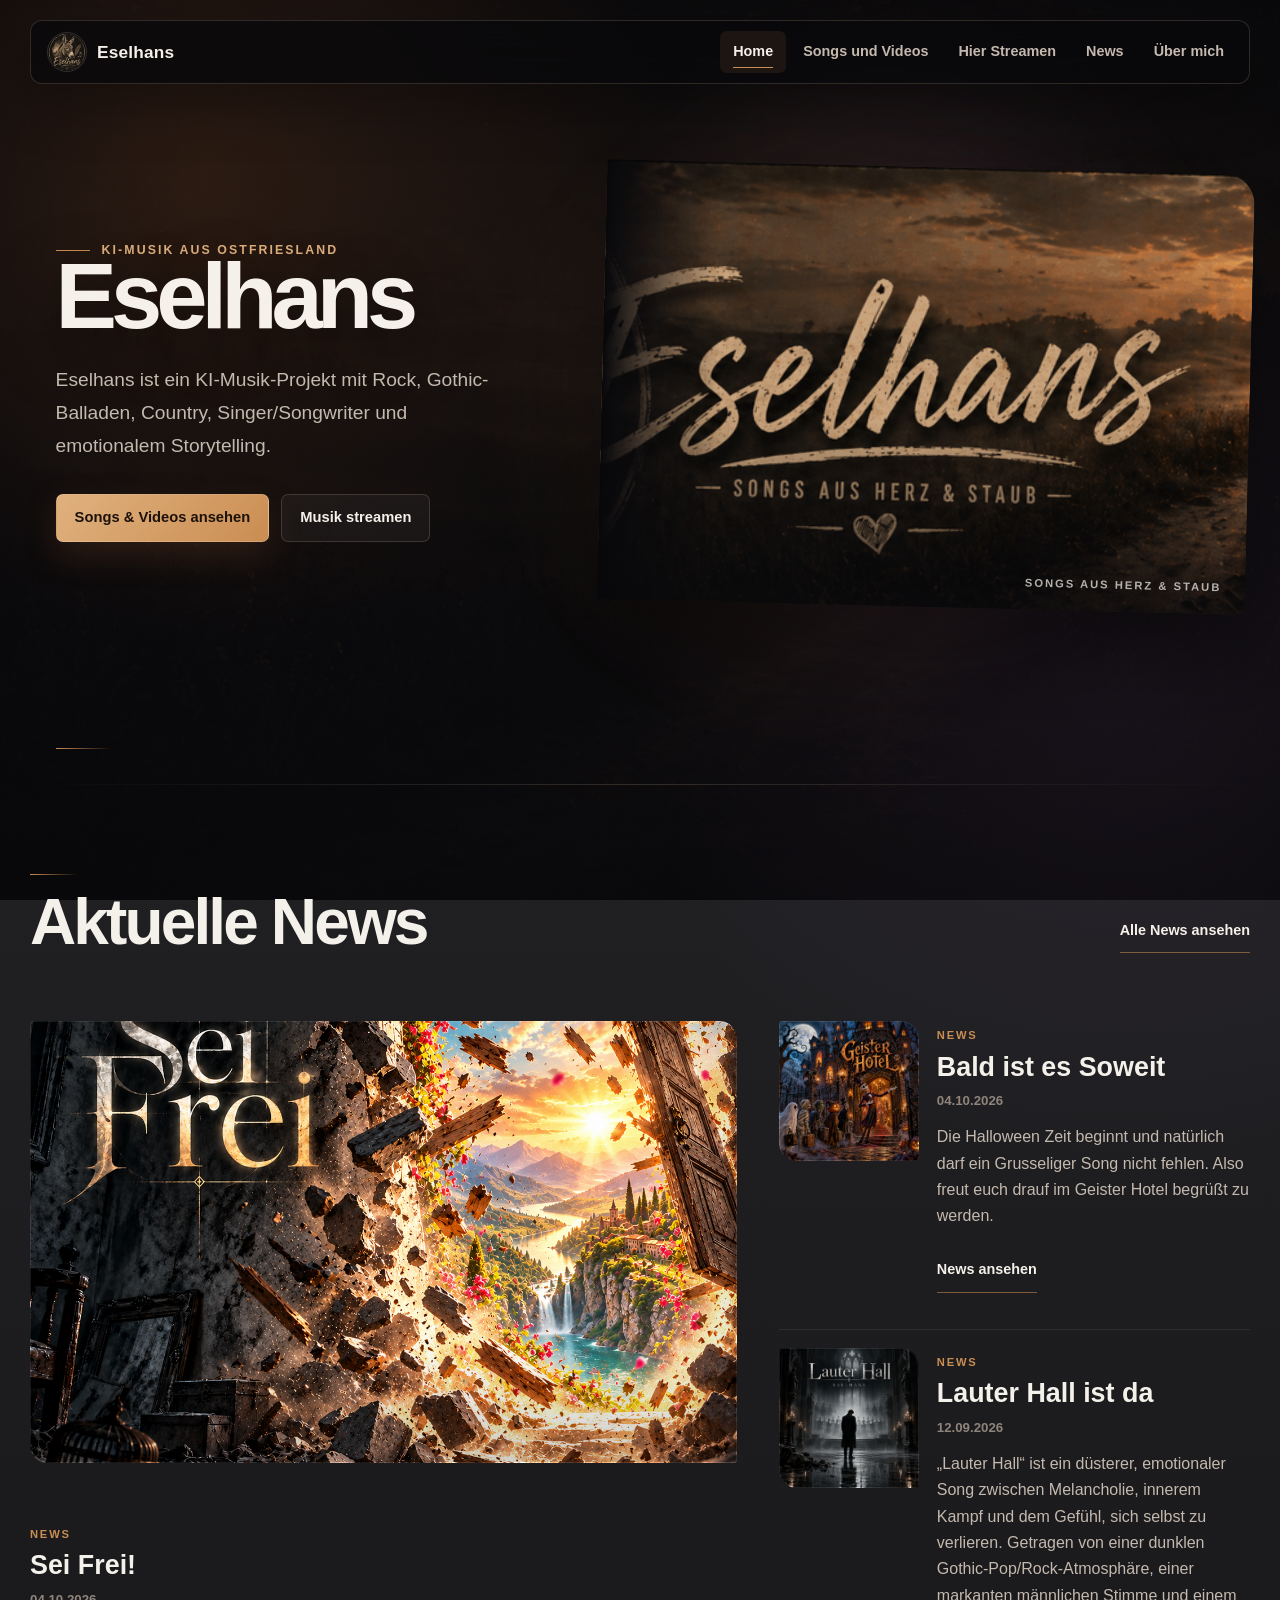
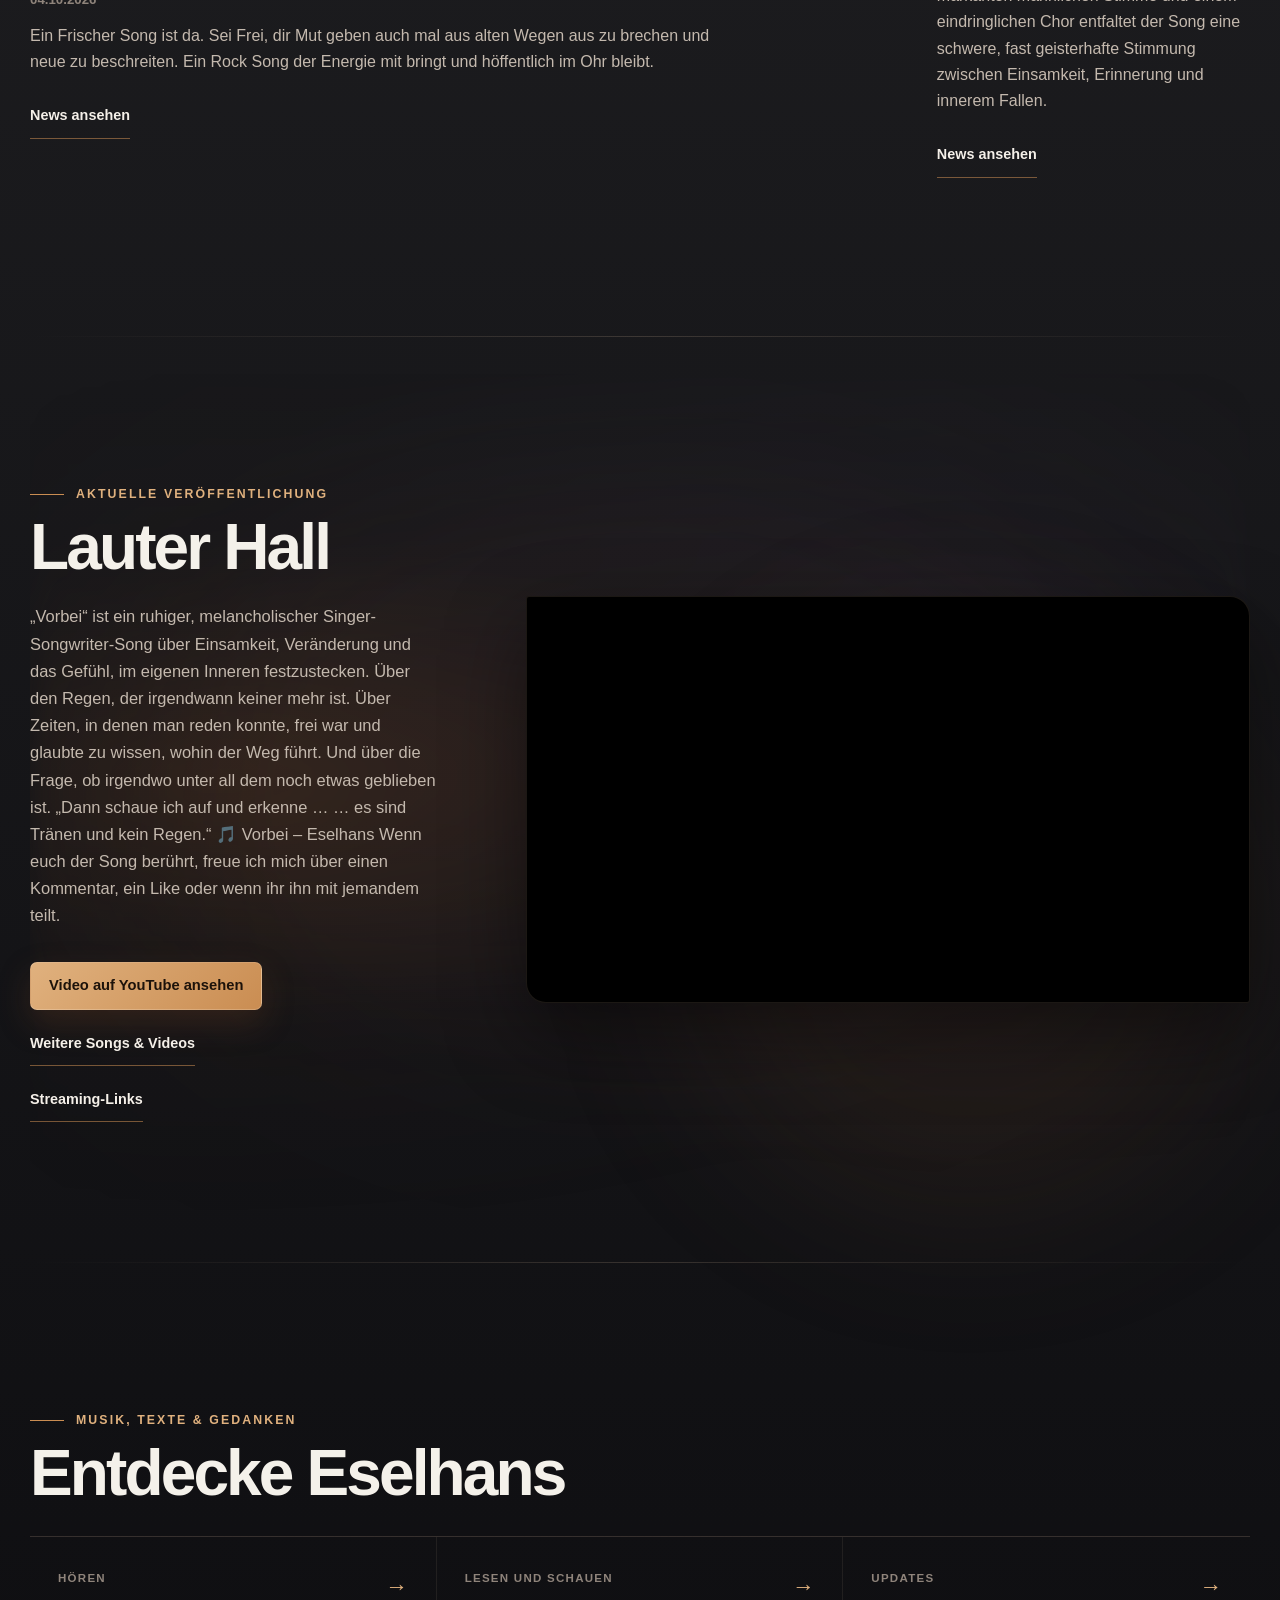
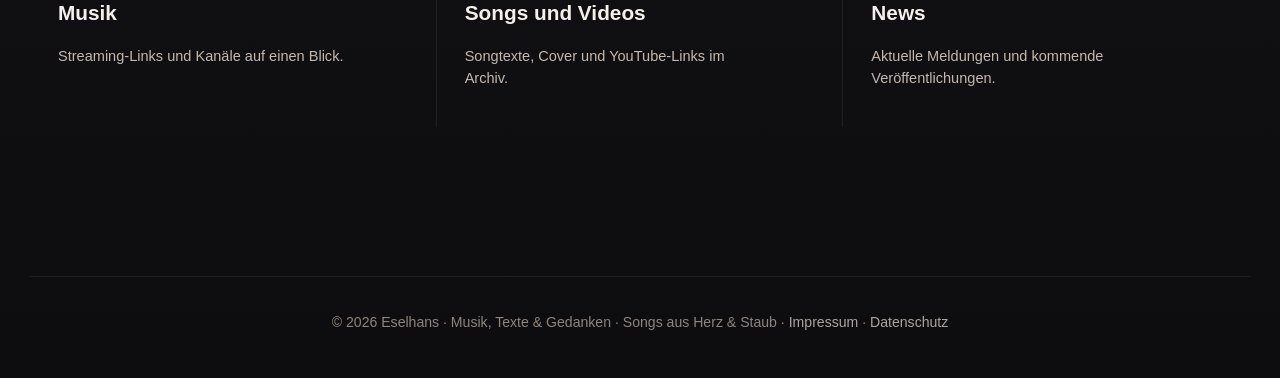
<file: index.html>
<!DOCTYPE html>
<html lang="de">
<head>
  <meta charset="UTF-8" />
  <meta name="viewport" content="width=device-width, initial-scale=1.0" />

  <title>Eselhans | KI-Musik aus Ostfriesland</title>

  <meta name="description" content="Eselhans ist ein KI-Musik-K&uuml;nstler aus Ostfriesland mit emotionalen Songs, Musikvideos, Songtexten und Streaming-Links." />
  <meta name="robots" content="index,follow" />
  <link rel="canonical" href="https://eselhans.github.io/" />
  <meta property="og:type" content="website" />
  <meta property="og:title" content="Eselhans | KI-Musik aus Ostfriesland" />
  <meta property="og:description" content="Emotionale KI-Musik, Songs, Videos, Songtexte und News von Eselhans." />
  <meta property="og:url" content="https://eselhans.github.io/" />
  <meta property="og:image" content="https://eselhans.github.io/bilder/banner-eselhans.png" />
  <meta name="twitter:card" content="summary_large_image" />
  <meta name="twitter:title" content="Eselhans | KI-Musik aus Ostfriesland" />
  <meta name="twitter:description" content="Emotionale KI-Musik, Songs, Videos, Songtexte und News von Eselhans." />
  <meta name="twitter:image" content="https://eselhans.github.io/bilder/banner-eselhans.png" />

  <script type="application/ld+json">
  {
    "@context": "https://schema.org",
    "@type": "MusicGroup",
    "@id": "https://eselhans.github.io/#artist",
    "name": "Eselhans",
    "url": "https://eselhans.github.io/",
    "image": "https://eselhans.github.io/bilder/logo-eselhans.png",
    "logo": "https://eselhans.github.io/bilder/logo-eselhans.png",
    "description": "Eselhans ist ein KI-Musik-Projekt mit Rock, Gothic-Balladen, Country, Singer/Songwriter und emotionalem Storytelling.",
    "genre": [
      "Rock",
      "Gothic",
      "Country",
      "Singer/Songwriter"
    ],
    "sameAs": [
      "https://www.youtube.com/@Esel1983",
      "https://music.youtube.com/@esel1983",
      "https://open.spotify.com/artist/5Ib0WFO78TGEzNOwuwsuDA",
      "https://music.apple.com/de/artist/eselhans/1839635407",
      "https://music.amazon.de/artists/B0FR2FXMDP"
    ]
  }
  </script>

  <link rel="stylesheet" href="style.css" />
  <link rel="stylesheet" href="home.css" />
  <script src="navigation.js" defer></script>
  <script src="home.js" defer></script>

  <link rel="icon" type="image/png" href="bilder/logo-eselhans.png" />
</head>

<body class="home-page">
  <a class="skip-link" href="#main-content">Zum Inhalt springen</a>

  <div class="home-shell">
    <nav class="topbar" aria-label="Hauptnavigation">
      <a class="brand" href="/">
        <img
          class="brand-logo"
          src="bilder/logo-eselhans.png"
          alt="Eselhans Logo"
        />
        <span>Eselhans</span>
      </a>

      <button
        class="menu-toggle"
        type="button"
        aria-expanded="false"
        aria-controls="primary-navigation"
        aria-label="Men&uuml; &ouml;ffnen"
      >
        <span class="menu-toggle-text">Men&uuml;</span>
        <span class="menu-toggle-icon" aria-hidden="true">
          <span></span>
          <span></span>
          <span></span>
        </span>
      </button>

      <div class="nav-links" id="primary-navigation">
        <a href="/" aria-current="page">Home</a>
        <a href="songs.html">Songs und Videos</a>
        <a href="musik.html">Hier Streamen</a>
        <a href="news.html">News</a>
        <a href="about.html">&Uuml;ber mich</a>
      </div>
    </nav>

    <main id="main-content">
      <header class="home-hero">
        <div class="hero-glow" aria-hidden="true"></div>

        <div class="hero-grid">
          <div class="hero-copy">
            <span class="eyebrow">KI-Musik aus Ostfriesland</span>
            <h1>Eselhans</h1>
            <p class="lead">
              Eselhans ist ein KI-Musik-Projekt mit Rock, Gothic-Balladen,
              Country, Singer/Songwriter und emotionalem Storytelling.
            </p>

            <div class="hero-actions">
              <a class="button primary" href="songs.html">
                Songs &amp; Videos ansehen
              </a>
              <a class="button" href="musik.html">Musik streamen</a>
            </div>
          </div>

          <figure class="hero-art">
            <img
              src="bilder/banner-eselhans.png"
              alt="Eselhans Banner"
            />
            <figcaption>Songs aus Herz &amp; Staub</figcaption>
          </figure>
        </div>

        <div class="scroll-cue" aria-hidden="true">
          <span></span>
        </div>
      </header>

      <section
        class="flow-section news-section"
        id="aktuelle-news"
        aria-labelledby="home-news-title"
      >
        <div class="section-intro">
          <div>
            <span class="section-rule" aria-hidden="true"></span>
            <h2 id="home-news-title">Aktuelle News</h2>
          </div>
          <a class="text-link" href="news.html">Alle News ansehen</a>
        </div>

        <div
          class="news-editorial"
          id="home-news"
          aria-live="polite"
          aria-busy="true"
        >
          <p class="loading-state">Aktuelle News werden geladen&nbsp;&hellip;</p>
        </div>
      </section>

      <section
        class="flow-section video-section"
        id="aktuelles-video"
        aria-labelledby="featured-title"
      >
        <div class="video-atmosphere" aria-hidden="true"></div>

        <div class="video-layout">
          <div class="video-copy">
            <span class="section-kicker">Aktuelle Ver&ouml;ffentlichung</span>
            <h2 id="featured-title">Neuer Song auf YouTube</h2>
            <p id="featured-description">
              Hier steht der aktuelle Einstieg in die Musik von Eselhans:
              Video ansehen, Stimmung aufnehmen und danach direkt ins
              Song-Archiv oder zu den Streaming-Links wechseln.
            </p>

            <div class="button-row">
              <a
                class="button primary"
                id="featured-button"
                href="https://www.youtube.com/watch?v=gl7OWruEZEc"
                target="_blank"
                rel="noopener"
              >
                Video auf YouTube ansehen
              </a>
              <a class="text-link" href="songs.html">
                Weitere Songs &amp; Videos
              </a>
              <a class="text-link" href="musik.html">Streaming-Links</a>
            </div>
          </div>

          <div class="video-frame">
            <iframe
              id="featured-video"
              title="Eselhans YouTube-Video"
              allow="accelerometer; autoplay; clipboard-write; encrypted-media; gyroscope; picture-in-picture; web-share"
              allowfullscreen
              loading="lazy"
            ></iframe>
          </div>
        </div>
      </section>

      <section
        class="flow-section journey-section"
        aria-labelledby="journey-title"
      >
        <div class="section-intro compact">
          <div>
            <span class="section-kicker">Musik, Texte &amp; Gedanken</span>
            <h2 id="journey-title">Entdecke Eselhans</h2>
          </div>
        </div>

        <div class="journey-links">
          <a href="musik.html">
            <span class="journey-copy">
              <span>H&ouml;ren</span>
              <strong>Musik</strong>
              <small>Streaming-Links und Kan&auml;le auf einen Blick.</small>
            </span>
            <span class="journey-arrow" aria-hidden="true">&rarr;</span>
          </a>

          <a href="songs.html">
            <span class="journey-copy">
              <span>Lesen und Schauen</span>
              <strong>Songs und Videos</strong>
              <small>Songtexte, Cover und YouTube-Links im Archiv.</small>
            </span>
            <span class="journey-arrow" aria-hidden="true">&rarr;</span>
          </a>

          <a href="news.html">
            <span class="journey-copy">
              <span>Updates</span>
              <strong>News</strong>
              <small>Aktuelle Meldungen und kommende Ver&ouml;ffentlichungen.</small>
            </span>
            <span class="journey-arrow" aria-hidden="true">&rarr;</span>
          </a>
        </div>
      </section>
    </main>

    <footer>
      &copy; 2026 Eselhans &middot; Musik, Texte &amp; Gedanken &middot;
      Songs aus Herz &amp; Staub &middot;
      <a href="impressum.html">Impressum</a> &middot;
      <a href="datenschutz.html">Datenschutz</a>
    </footer>
  </div>
</body>
</html>
</file>
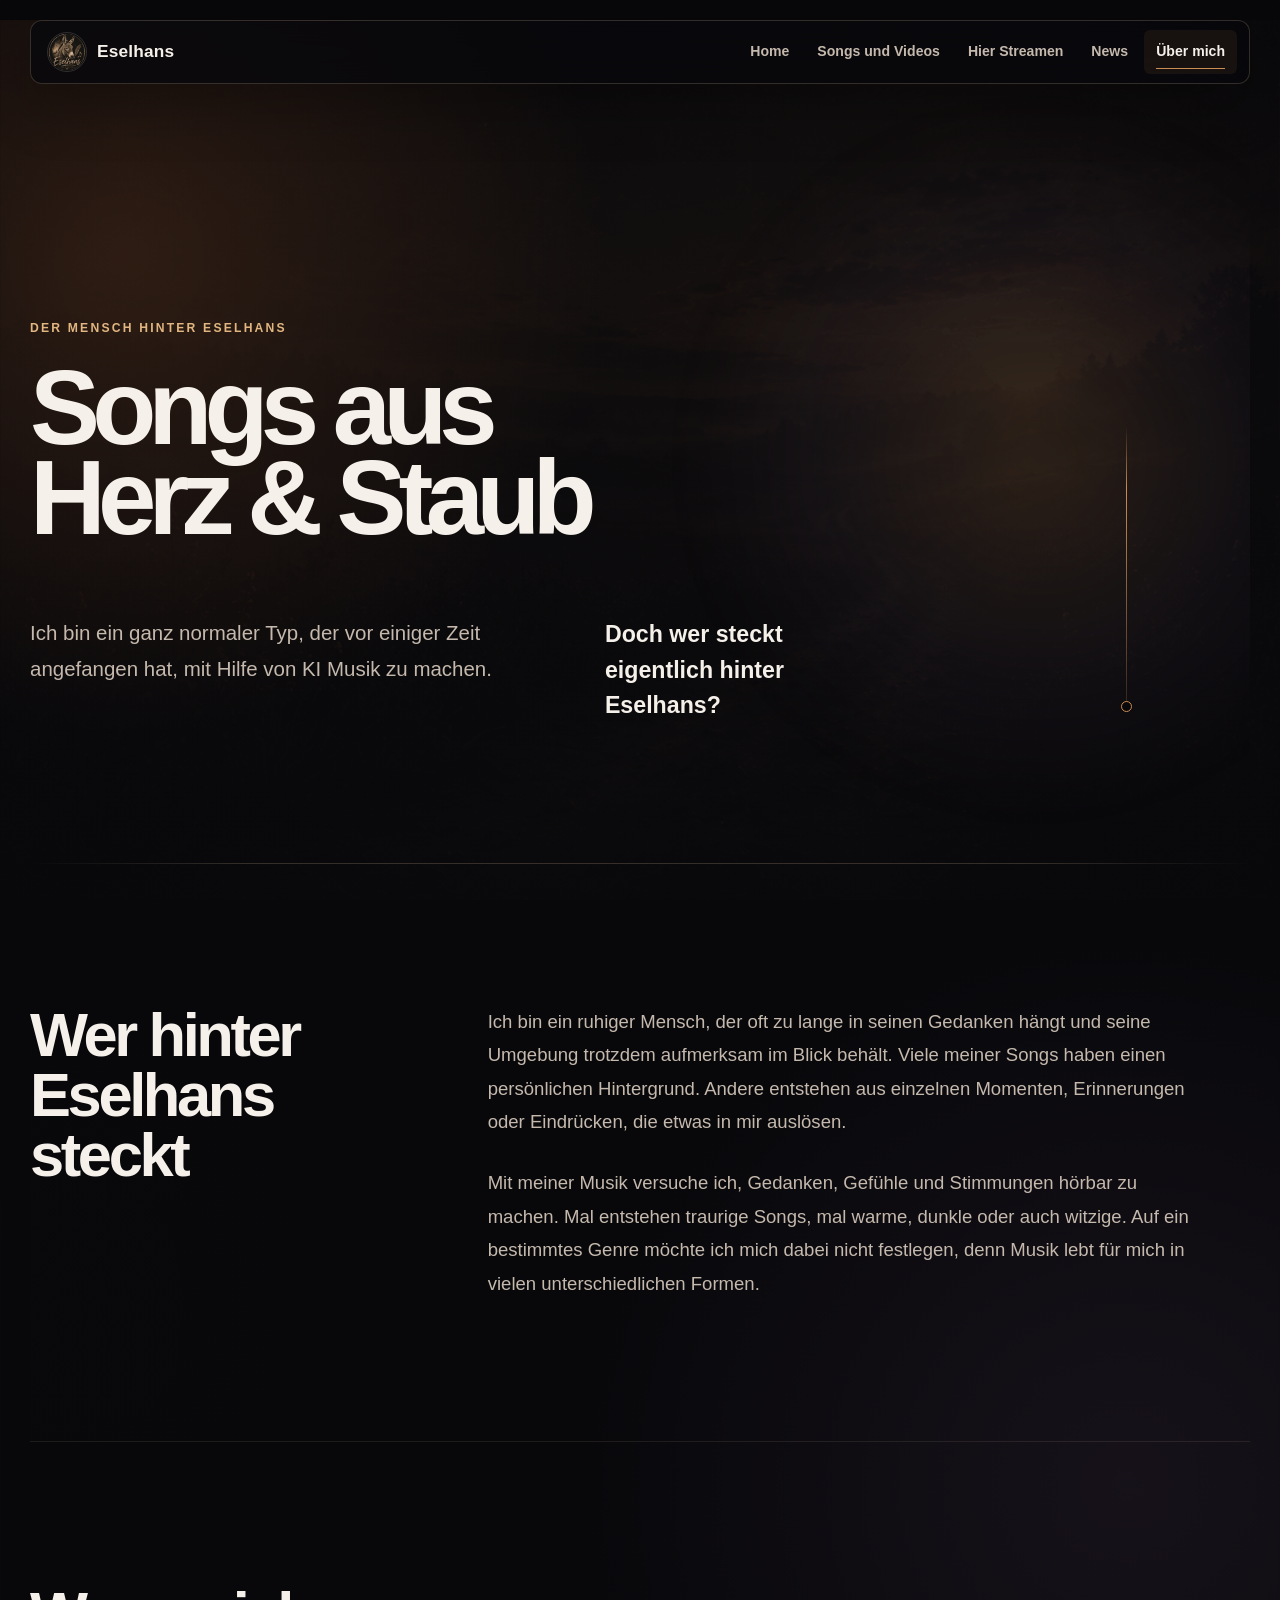
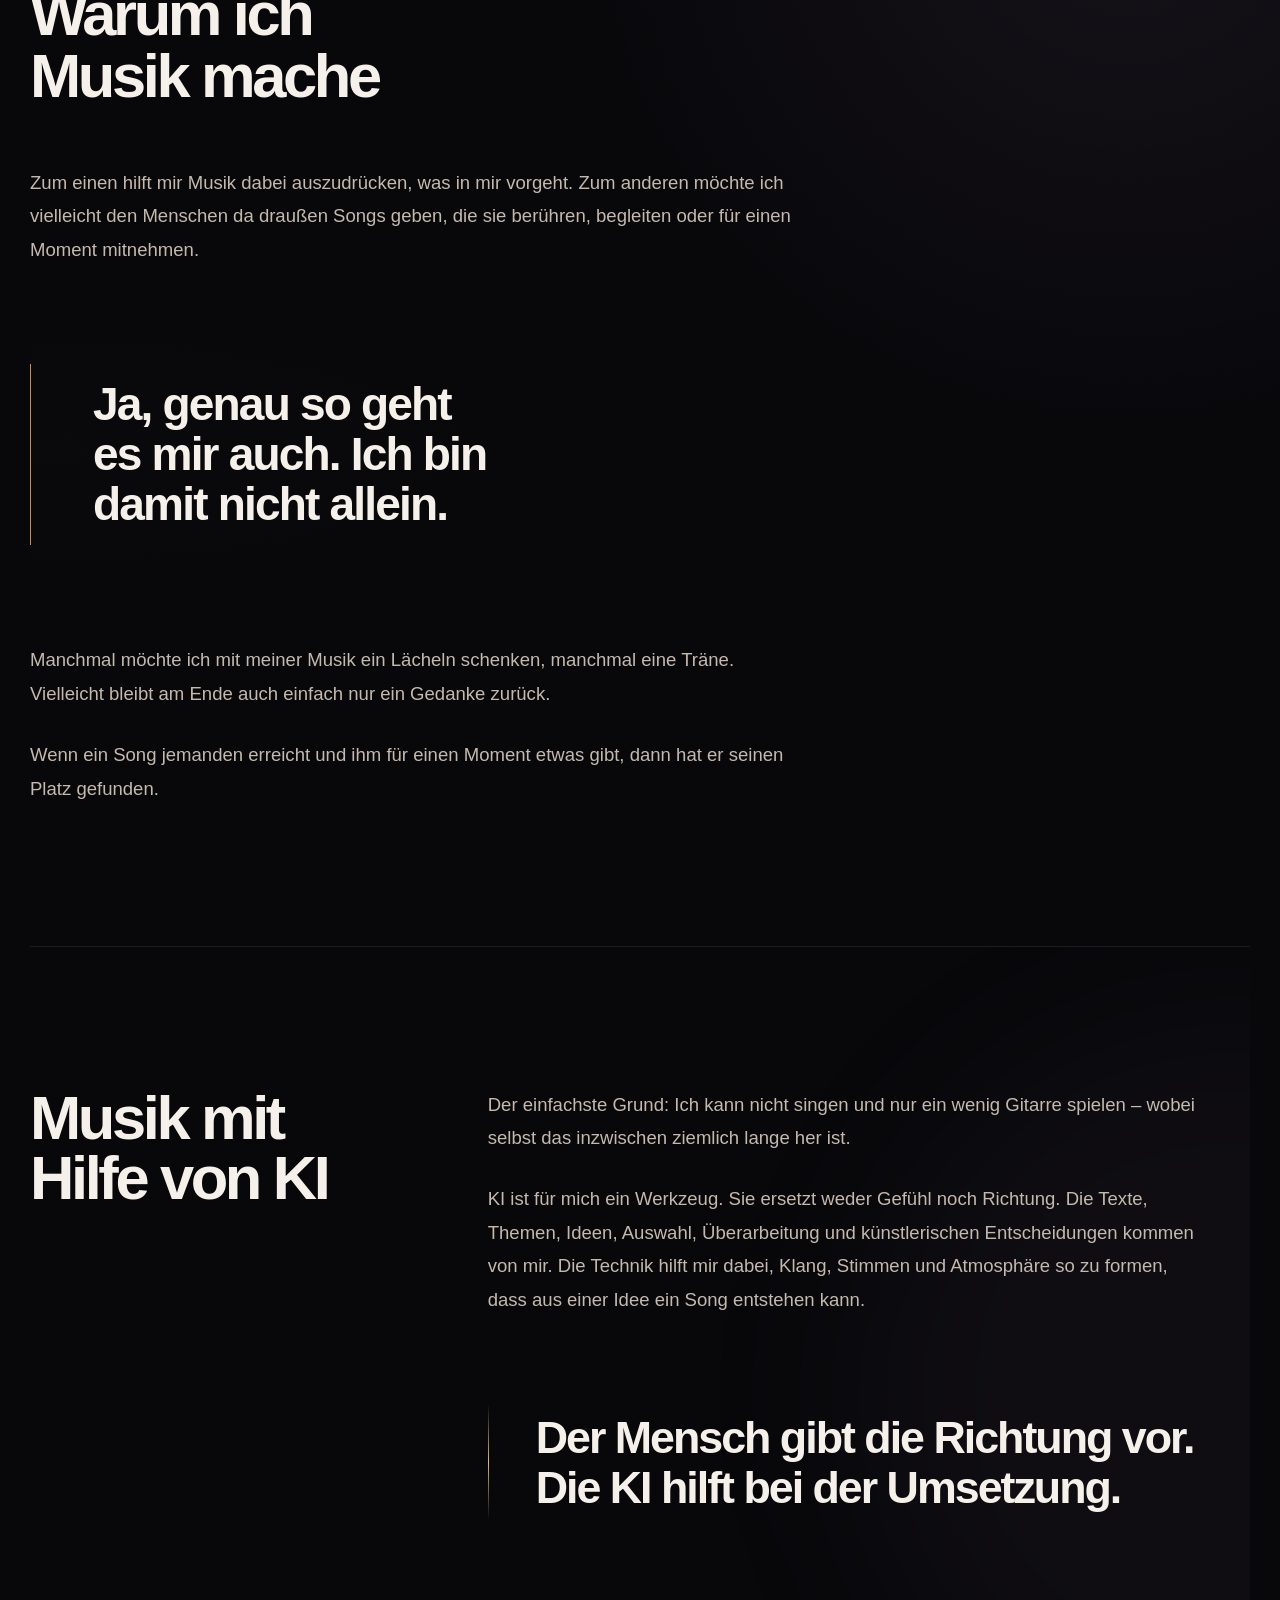
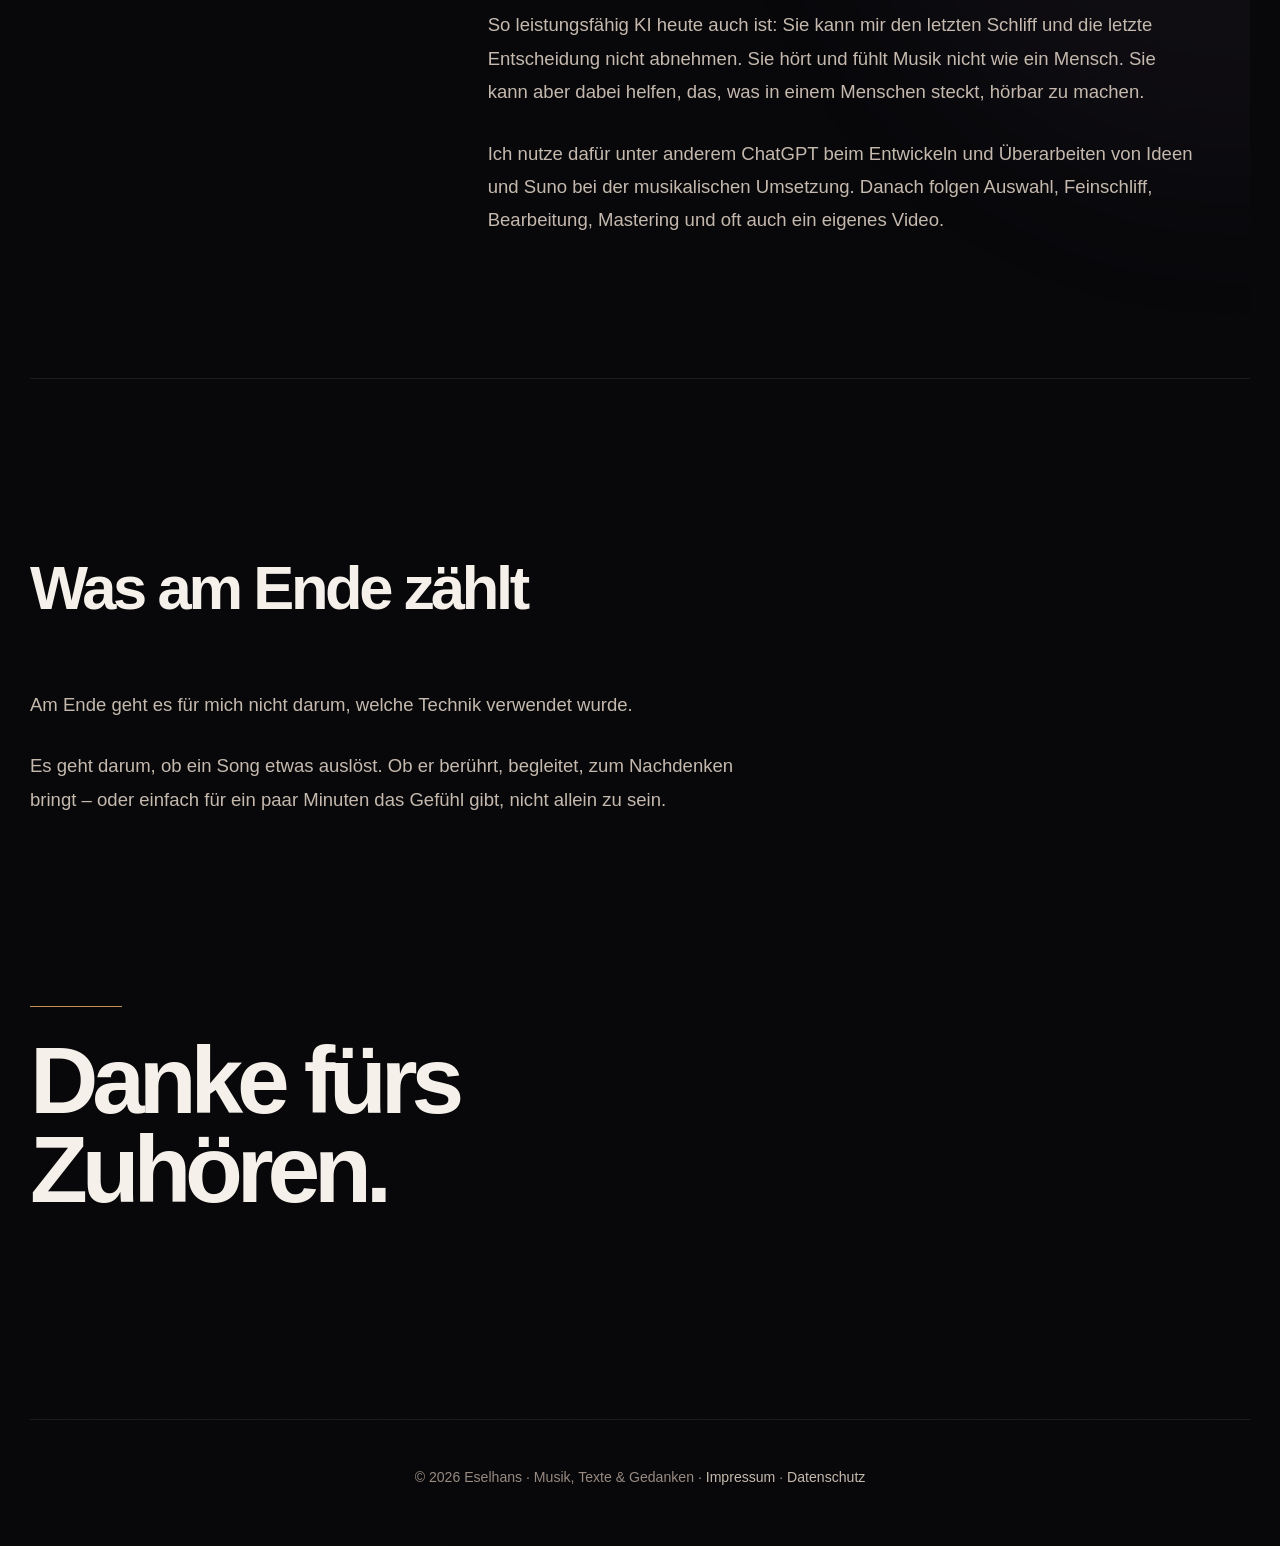
<file: about.html>
<!DOCTYPE html>
<html lang="de">
<head>
  <meta charset="UTF-8" />
  <meta name="viewport" content="width=device-width, initial-scale=1.0" />

  <title>Eselhans | Über mich</title>
  <meta name="description" content="Über Eselhans: KI-Musik aus Ostfriesland, eigene Texte und emotionale Songs." />
  <meta name="robots" content="index,follow" />
  <link rel="canonical" href="https://eselhans.github.io/about.html" />
  <meta property="og:type" content="profile" />
  <meta property="og:title" content="Eselhans | &Uuml;ber mich" />
  <meta property="og:description" content="&Uuml;ber Eselhans: KI-Musik aus Ostfriesland, eigene Texte und emotionale Songs." />
  <meta property="og:url" content="https://eselhans.github.io/about.html" />
  <meta property="og:image" content="https://eselhans.github.io/bilder/logo-eselhans.png" />
  <meta name="twitter:card" content="summary_large_image" />
  <meta name="twitter:title" content="Eselhans | &Uuml;ber mich" />
  <meta name="twitter:description" content="&Uuml;ber Eselhans: KI-Musik aus Ostfriesland, eigene Texte und emotionale Songs." />
  <meta name="twitter:image" content="https://eselhans.github.io/bilder/logo-eselhans.png" />
  <link rel="icon" type="image/png" href="bilder/logo-eselhans.png" />
  <link rel="apple-touch-icon" href="bilder/logo-eselhans.png" />

  <link rel="stylesheet" href="about.css" />
  <script src="navigation.js" defer></script>
</head>

<body class="about-prototype">
  <a class="skip-link" href="#main-content">Zum Inhalt springen</a>

  <div class="about-shell">
    <nav class="topbar" aria-label="Hauptnavigation">
      <a class="brand" href="/">
        <img
          class="brand-logo"
          src="bilder/logo-eselhans.png"
          alt="Eselhans Logo"
        />
        <span>Eselhans</span>
      </a>

      <button
        class="menu-toggle"
        type="button"
        aria-expanded="false"
        aria-controls="primary-navigation"
        aria-label="Menü öffnen"
      >
        <span class="menu-toggle-text">Menü</span>
        <span class="menu-toggle-icon" aria-hidden="true">
          <span></span>
          <span></span>
          <span></span>
        </span>
      </button>

      <div class="nav-links" id="primary-navigation">
        <a href="/">Home</a>
        <a href="songs.html">Songs und Videos</a>
        <a href="musik.html">Hier Streamen</a>
        <a href="news.html">News</a>
        <a href="about.html" aria-current="page">Über mich</a>
      </div>
    </nav>

    <main id="main-content">
      <header class="about-hero" aria-labelledby="about-title">
        <div class="hero-copy">
          <p class="section-kicker">Der Mensch hinter Eselhans</p>
          <h1 id="about-title">Songs aus Herz &amp; Staub</h1>

          <div class="hero-intro">
            <p>
              Ich bin ein ganz normaler Typ, der vor einiger Zeit angefangen
              hat, mit Hilfe von KI Musik zu machen.
            </p>
            <p class="hero-question">
              Doch wer steckt eigentlich hinter Eselhans?
            </p>
          </div>
        </div>

        <div class="hero-mark" aria-hidden="true">
          <span></span>
        </div>
      </header>

      <section class="about-section personal-section" aria-labelledby="personal-title">
        <div class="section-heading">
          <h2 id="personal-title">Wer hinter Eselhans steckt</h2>
        </div>

        <div class="prose">
          <p>
            Ich bin ein ruhiger Mensch, der oft zu lange in seinen Gedanken
            hängt und seine Umgebung trotzdem aufmerksam im Blick behält.
            Viele meiner Songs haben einen persönlichen Hintergrund. Andere
            entstehen aus einzelnen Momenten, Erinnerungen oder Eindrücken,
            die etwas in mir auslösen.
          </p>

          <p>
            Mit meiner Musik versuche ich, Gedanken, Gefühle und Stimmungen
            hörbar zu machen. Mal entstehen traurige Songs, mal warme, dunkle
            oder auch witzige. Auf ein bestimmtes Genre möchte ich mich dabei
            nicht festlegen, denn Musik lebt für mich in vielen
            unterschiedlichen Formen.
          </p>
        </div>
      </section>

      <section class="about-section motivation-section" aria-labelledby="motivation-title">
        <div class="section-heading">
          <h2 id="motivation-title">Warum ich Musik mache</h2>
        </div>

        <div class="prose motivation-copy">
          <p>
            Zum einen hilft mir Musik dabei auszudrücken, was in mir vorgeht.
            Zum anderen möchte ich vielleicht den Menschen da draußen Songs
            geben, die sie berühren, begleiten oder für einen Moment
            mitnehmen.
          </p>

          <blockquote>
            <p>Ja, genau so geht es mir auch. Ich bin damit nicht allein.</p>
          </blockquote>

          <p>
            Manchmal möchte ich mit meiner Musik ein Lächeln schenken,
            manchmal eine Träne. Vielleicht bleibt am Ende auch einfach nur
            ein Gedanke zurück.
          </p>

          <p>
            Wenn ein Song jemanden erreicht und ihm für einen Moment etwas
            gibt, dann hat er seinen Platz gefunden.
          </p>
        </div>
      </section>

      <section class="about-section ai-section" aria-labelledby="ai-title">
        <div class="section-heading">
          <h2 id="ai-title">Musik mit Hilfe von KI</h2>
        </div>

        <div class="prose ai-copy">
          <p>
            Der einfachste Grund: Ich kann nicht singen und nur ein wenig
            Gitarre spielen – wobei selbst das inzwischen ziemlich lange her
            ist.
          </p>

          <p>
            KI ist für mich ein Werkzeug. Sie ersetzt weder Gefühl noch
            Richtung. Die Texte, Themen, Ideen, Auswahl, Überarbeitung und
            künstlerischen Entscheidungen kommen von mir. Die Technik hilft
            mir dabei, Klang, Stimmen und Atmosphäre so zu formen, dass aus
            einer Idee ein Song entstehen kann.
          </p>

          <p class="role-statement">
            Der Mensch gibt die Richtung vor. Die KI hilft bei der Umsetzung.
          </p>

          <p>
            So leistungsfähig KI heute auch ist: Sie kann mir den letzten
            Schliff und die letzte Entscheidung nicht abnehmen. Sie hört und
            fühlt Musik nicht wie ein Mensch. Sie kann aber dabei helfen, das,
            was in einem Menschen steckt, hörbar zu machen.
          </p>

          <p>
            Ich nutze dafür unter anderem ChatGPT beim Entwickeln und
            Überarbeiten von Ideen und Suno bei der musikalischen Umsetzung.
            Danach folgen Auswahl, Feinschliff, Bearbeitung, Mastering und oft
            auch ein eigenes Video.
          </p>
        </div>
      </section>

      <section class="about-section closing-section" aria-labelledby="closing-title">
        <div class="closing-copy">
          <h2 id="closing-title">Was am Ende zählt</h2>

          <div class="prose">
            <p>
              Am Ende geht es für mich nicht darum, welche Technik verwendet
              wurde.
            </p>

            <p>
              Es geht darum, ob ein Song etwas auslöst. Ob er berührt,
              begleitet, zum Nachdenken bringt – oder einfach für ein paar
              Minuten das Gefühl gibt, nicht allein zu sein.
            </p>
          </div>

          <p class="thanks">Danke fürs Zuhören.</p>
        </div>
      </section>
    </main>

    <footer>
      &copy; 2026 Eselhans &middot; Musik, Texte &amp; Gedanken &middot;
      <a href="impressum.html">Impressum</a> &middot;
      <a href="datenschutz.html">Datenschutz</a>
    </footer>
  </div>
</body>
</html>
</file>
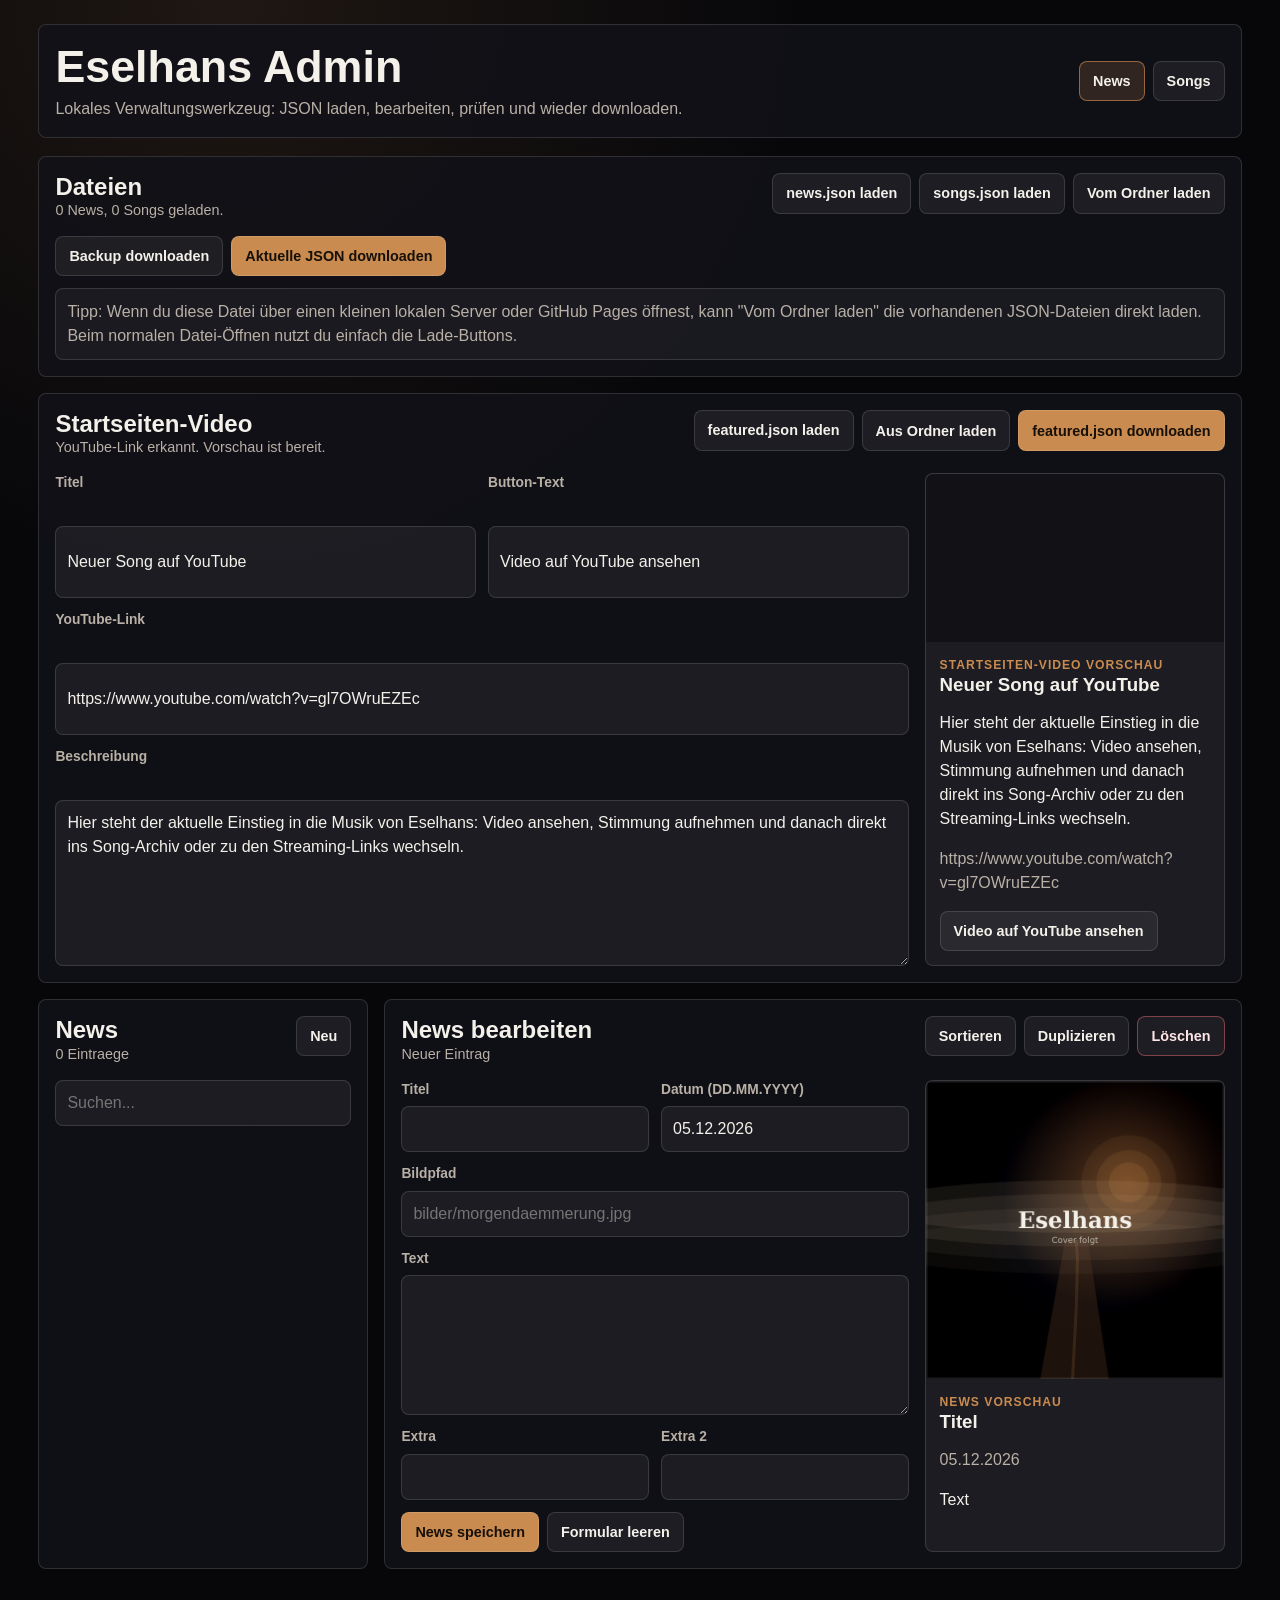
<file: admin.html>
<!DOCTYPE html>
<html lang="de">
<head>
<meta charset="UTF-8" />
<meta name="viewport" content="width=device-width, initial-scale=1.0" />
<meta name="robots" content="noindex,nofollow" />
<title>Eselhans Admin</title>
<style>
:root {
  --bg: #09090d;
  --panel: rgba(18, 18, 25, 0.88);
  --panel-soft: rgba(255, 255, 255, 0.055);
  --panel-hover: rgba(255, 255, 255, 0.085);
  --border: rgba(255, 255, 255, 0.13);
  --text: #f4f1ea;
  --muted: #b9b0a6;
  --accent: #c98b4f;
  --accent-soft: rgba(201, 139, 79, 0.18);
  --danger: #e06b6b;
  --ok: #7acb8b;
}

* {
  box-sizing: border-box;
}

body {
  margin: 0;
  min-height: 100vh;
  font-family: Arial, Helvetica, sans-serif;
  color: var(--text);
  background:
    radial-gradient(circle at 18% 0%, rgba(201, 139, 79, 0.12), transparent 30%),
    linear-gradient(rgba(7, 7, 10, 0.92), rgba(7, 7, 10, 0.98)),
    #09090d;
  line-height: 1.5;
}

a {
  color: inherit;
}

.app {
  width: min(1240px, 94%);
  margin: 0 auto;
  padding: 24px 0 48px;
}

.topbar,
.panel,
.item,
.preview {
  border: 1px solid var(--border);
  border-radius: 8px;
  background: var(--panel);
}

.topbar {
  display: flex;
  align-items: center;
  justify-content: space-between;
  gap: 16px;
  padding: 16px;
  margin-bottom: 18px;
}

.brand {
  display: flex;
  flex-direction: column;
  gap: 4px;
}

h1,
h2,
h3 {
  margin: 0;
  line-height: 1.15;
}

h1 {
  font-size: clamp(1.8rem, 4vw, 2.8rem);
}

.muted {
  color: var(--muted);
}

.tabs,
.actions,
.row,
.button-row {
  display: flex;
  flex-wrap: wrap;
  gap: 8px;
}

button,
.file-label {
  display: inline-flex;
  align-items: center;
  justify-content: center;
  min-height: 40px;
  padding: 9px 13px;
  border: 1px solid var(--border);
  border-radius: 8px;
  background: rgba(255, 255, 255, 0.06);
  color: var(--text);
  font-weight: 800;
  font-size: 0.9rem;
  cursor: pointer;
}

button:hover,
.file-label:hover {
  background: var(--accent-soft);
  border-color: rgba(201, 139, 79, 0.6);
}

button:focus-visible,
.file-label:focus-visible,
input:focus-visible,
textarea:focus-visible,
select:focus-visible {
  outline: 3px solid rgba(201, 139, 79, 0.85);
  outline-offset: 3px;
}

button.primary {
  background: var(--accent);
  color: #171008;
}

button.danger {
  border-color: rgba(224, 107, 107, 0.5);
  color: #ffe5e5;
}

button.active {
  background: var(--accent-soft);
  border-color: rgba(201, 139, 79, 0.65);
}

input[type="file"] {
  display: none;
}

.layout {
  display: grid;
  grid-template-columns: 330px minmax(0, 1fr);
  gap: 16px;
}

.panel {
  padding: 16px;
}

.section-head {
  display: flex;
  align-items: flex-start;
  justify-content: space-between;
  gap: 12px;
  margin-bottom: 14px;
}

.stats {
  color: var(--muted);
  font-size: 0.9rem;
}

.list {
  display: grid;
  gap: 8px;
  max-height: 68vh;
  overflow: auto;
  padding-right: 4px;
}

.item {
  width: 100%;
  display: block;
  padding: 11px;
  text-align: left;
  background: var(--panel-soft);
}

.item:hover,
.item.selected {
  background: var(--panel-hover);
  border-color: rgba(201, 139, 79, 0.55);
}

.item strong {
  display: block;
  margin-bottom: 3px;
}

.item span {
  display: block;
  color: var(--muted);
  font-size: 0.85rem;
}

.editor-grid {
  display: grid;
  grid-template-columns: minmax(0, 1fr) 300px;
  gap: 16px;
}

.form-grid {
  display: grid;
  grid-template-columns: repeat(2, minmax(0, 1fr));
  gap: 12px;
}

.field {
  display: grid;
  gap: 6px;
}

.field.full {
  grid-column: 1 / -1;
}

label {
  color: var(--muted);
  font-size: 0.86rem;
  font-weight: 800;
}

input,
textarea,
select {
  width: 100%;
  min-height: 42px;
  padding: 10px 11px;
  border: 1px solid var(--border);
  border-radius: 8px;
  background: rgba(255, 255, 255, 0.055);
  color: var(--text);
  font: inherit;
}

textarea {
  min-height: 140px;
  resize: vertical;
}

input:focus,
textarea:focus,
select:focus {
  outline: none;
  border-color: rgba(201, 139, 79, 0.72);
  box-shadow: 0 0 0 3px rgba(201, 139, 79, 0.16);
}

.preview {
  overflow: hidden;
  background: var(--panel-soft);
}

.preview img {
  display: block;
  width: 100%;
  aspect-ratio: 1 / 1;
  object-fit: cover;
  background: rgba(0, 0, 0, 0.35);
}

.preview iframe {
  display: block;
  width: 100%;
  aspect-ratio: 16 / 9;
  border: 0;
  background: rgba(0, 0, 0, 0.35);
}

.preview-body {
  padding: 14px;
}

.preview-label {
  color: var(--accent);
  font-size: 0.76rem;
  font-weight: 900;
  letter-spacing: 0.08em;
  text-transform: uppercase;
}

.notice {
  margin-top: 12px;
  padding: 11px;
  border: 1px solid var(--border);
  border-radius: 8px;
  color: var(--muted);
  background: rgba(255, 255, 255, 0.045);
}

.notice.ok {
  color: var(--ok);
  border-color: rgba(122, 203, 139, 0.35);
}

.notice.error {
  color: #ffdede;
  border-color: rgba(224, 107, 107, 0.5);
}

.hidden {
  display: none;
}

@media (max-width: 980px) {
  .layout,
  .editor-grid {
    grid-template-columns: 1fr;
  }

  .list {
    max-height: none;
  }
}

@media (max-width: 640px) {
  .topbar {
    align-items: stretch;
    flex-direction: column;
  }

  .form-grid {
    grid-template-columns: 1fr;
  }

  .tabs button,
  .actions button,
  .file-label {
    width: 100%;
  }
}
</style>
</head>
<body>
<main class="app">
  <header class="topbar">
    <div class="brand">
      <h1>Eselhans Admin</h1>
      <div class="muted">Lokales Verwaltungswerkzeug: JSON laden, bearbeiten, pr&uuml;fen und wieder downloaden.</div>
    </div>
    <div class="tabs" aria-label="Bereich ausw&auml;hlen">
      <button id="tab-news" class="active" type="button" onclick="setMode('news')">News</button>
      <button id="tab-songs" type="button" onclick="setMode('songs')">Songs</button>
    </div>
  </header>

  <section class="panel">
    <div class="section-head">
      <div>
        <h2>Dateien</h2>
        <div class="stats" id="file-status">Noch keine JSON-Datei geladen.</div>
      </div>
      <div class="actions">
        <label class="file-label" for="news-file">news.json laden</label>
        <input id="news-file" type="file" accept=".json,application/json" onchange="importJson(event, 'news')" />
        <label class="file-label" for="songs-file">songs.json laden</label>
        <input id="songs-file" type="file" accept=".json,application/json" onchange="importJson(event, 'songs')" />
        <button type="button" onclick="loadFromServer()">Vom Ordner laden</button>
      </div>
    </div>
    <div class="actions">
      <button type="button" onclick="downloadBackup()">Backup downloaden</button>
      <button class="primary" type="button" onclick="downloadCurrent()">Aktuelle JSON downloaden</button>
    </div>
    <div class="notice">
      Tipp: Wenn du diese Datei &uuml;ber einen kleinen lokalen Server oder GitHub Pages &ouml;ffnest, kann "Vom Ordner laden" die vorhandenen JSON-Dateien direkt laden. Beim normalen Datei-&Ouml;ffnen nutzt du einfach die Lade-Buttons.
    </div>
  </section>

  <section class="panel" style="margin-top:16px;">
    <div class="section-head">
      <div>
        <h2>Startseiten-Video</h2>
        <div class="stats" id="featured-status">featured.json vorbereiten oder aus dem Ordner laden.</div>
      </div>
      <div class="actions">
        <label class="file-label" for="featured-file">featured.json laden</label>
        <input id="featured-file" type="file" accept=".json,application/json" onchange="importFeaturedJson(event)" />
        <button type="button" onclick="loadFeaturedFromServer()">Aus Ordner laden</button>
        <button class="primary" type="button" onclick="downloadFeaturedJson()">featured.json downloaden</button>
      </div>
    </div>

    <div class="editor-grid">
      <form class="form-grid" onsubmit="event.preventDefault(); downloadFeaturedJson();">
        <div class="field">
          <label for="featured-title">Titel</label>
          <input id="featured-title" />
        </div>
        <div class="field">
          <label for="featured-button-text">Button-Text</label>
          <input id="featured-button-text" />
        </div>
        <div class="field full">
          <label for="featured-youtube-url">YouTube-Link</label>
          <input id="featured-youtube-url" placeholder="https://youtu.be/..." />
        </div>
        <div class="field full">
          <label for="featured-description">Beschreibung</label>
          <textarea id="featured-description"></textarea>
        </div>
      </form>

      <article class="preview">
        <iframe
          id="featured-preview-video"
          title="Startseiten-Video Vorschau"
          allow="accelerometer; autoplay; clipboard-write; encrypted-media; gyroscope; picture-in-picture; web-share"
          allowfullscreen>
        </iframe>
        <div class="preview-body">
          <div class="preview-label">Startseiten-Video Vorschau</div>
          <h3 id="featured-preview-title">Titel</h3>
          <p id="featured-preview-description">Beschreibung</p>
          <p class="muted" id="featured-preview-url">YouTube-Link</p>
          <button type="button" id="featured-preview-button">Button-Text</button>
        </div>
      </article>
    </div>
  </section>

  <div class="layout" style="margin-top:16px;">
    <aside class="panel">
      <div class="section-head">
        <div>
          <h2 id="list-title">News</h2>
          <div class="stats" id="list-stats">0 Eintr&auml;ge</div>
        </div>
        <button type="button" onclick="newItem()">Neu</button>
      </div>
      <input id="filter" placeholder="Suchen..." oninput="renderList()" />
      <div id="item-list" class="list" style="margin-top:12px;"></div>
    </aside>

    <section class="panel">
      <div class="section-head">
        <div>
          <h2 id="editor-title">News bearbeiten</h2>
          <div class="stats" id="editor-status">Neuer Eintrag</div>
        </div>
        <div class="actions">
          <button type="button" onclick="sortCurrent()">Sortieren</button>
          <button type="button" onclick="duplicateCurrent()">Duplizieren</button>
          <button class="danger" type="button" onclick="deleteCurrent()">L&ouml;schen</button>
        </div>
      </div>

      <div id="news-editor" class="editor-grid">
        <form class="form-grid" onsubmit="event.preventDefault(); saveCurrent();">
          <div class="field">
            <label for="news-title">Titel</label>
            <input id="news-title" />
          </div>
          <div class="field">
            <label for="news-date">Datum (DD.MM.YYYY)</label>
            <input id="news-date" placeholder="09.06.2026" />
          </div>
          <div class="field full">
            <label for="news-image">Bildpfad</label>
            <input id="news-image" placeholder="bilder/morgendaemmerung.jpg" oninput="updatePreview()" />
          </div>
          <div class="field full">
            <label for="news-text">Text</label>
            <textarea id="news-text"></textarea>
          </div>
          <div class="field">
            <label for="news-extra">Extra</label>
            <input id="news-extra" />
          </div>
          <div class="field">
            <label for="news-extra2">Extra 2</label>
            <input id="news-extra2" />
          </div>
          <div class="field full">
            <div class="button-row">
              <button class="primary" type="submit">News speichern</button>
              <button type="button" onclick="clearForm()">Formular leeren</button>
            </div>
          </div>
        </form>

        <article class="preview">
          <img id="news-preview-image" alt="News Vorschau" src="bilder/cover-platzhalter.png" onerror="this.src='bilder/cover-platzhalter.png'" />
          <div class="preview-body">
            <div class="preview-label">News Vorschau</div>
            <h3 id="news-preview-title">Titel</h3>
            <p class="muted" id="news-preview-date">Datum</p>
            <p id="news-preview-text">Text</p>
          </div>
        </article>
      </div>

      <div id="songs-editor" class="editor-grid hidden">
        <form class="form-grid" onsubmit="event.preventDefault(); saveCurrent();">
          <div class="field">
            <label for="song-id">ID</label>
            <input id="song-id" placeholder="mein-song" />
          </div>
          <div class="field">
            <label for="song-title">Titel</label>
            <input id="song-title" oninput="suggestSongId()" />
          </div>
          <div class="field">
            <label for="song-album">Album</label>
            <input id="song-album" list="album-list" placeholder="Singles" />
            <datalist id="album-list"></datalist>
          </div>
          <div class="field">
            <label for="song-genre">Genre</label>
            <input id="song-genre" list="genre-list" />
            <datalist id="genre-list"></datalist>
          </div>
          <div class="field">
            <label for="song-release">Release (YYYY-MM-DD)</label>
            <input id="song-release" placeholder="2026-06-10" />
          </div>
          <div class="field">
            <label for="song-youtube">YouTube-Link</label>
            <input id="song-youtube" placeholder="https://youtu.be/..." />
          </div>
          <div class="field full">
            <label for="song-cover">Coverpfad</label>
            <input id="song-cover" placeholder="bilder/mein-song.jpg" oninput="updatePreview()" />
          </div>
          <div class="field full">
            <label for="song-lyrics">Lyrics</label>
            <textarea id="song-lyrics"></textarea>
          </div>
          <div class="field full">
            <div class="button-row">
              <button class="primary" type="submit">Song speichern</button>
              <button type="button" onclick="clearForm()">Formular leeren</button>
            </div>
          </div>
        </form>

        <article class="preview">
          <img id="song-preview-image" alt="Song Vorschau" src="bilder/cover-platzhalter.png" onerror="this.src='bilder/cover-platzhalter.png'" />
          <div class="preview-body">
            <div class="preview-label">Song Vorschau</div>
            <h3 id="song-preview-title">Titel</h3>
            <p class="muted" id="song-preview-meta">Album - Genre - Release</p>
            <p id="song-preview-youtube">YouTube-Link</p>
          </div>
        </article>
      </div>

      <div id="messages"></div>
    </section>
  </div>
</main>

<script>
const state = {
  mode: "news",
  selectedIndex: -1,
  news: [],
  songs: [],
  featured: {
    title: "Neuer Song auf YouTube",
    description: "Hier steht der aktuelle Einstieg in die Musik von Eselhans: Video ansehen, Stimmung aufnehmen und danach direkt ins Song-Archiv oder zu den Streaming-Links wechseln.",
    youtubeUrl: "https://www.youtube.com/watch?v=gl7OWruEZEc",
    buttonText: "Video auf YouTube ansehen"
  }
};

function setMode(mode) {
  state.mode = mode;
  state.selectedIndex = -1;
  document.getElementById("tab-news").classList.toggle("active", mode === "news");
  document.getElementById("tab-songs").classList.toggle("active", mode === "songs");
  document.getElementById("news-editor").classList.toggle("hidden", mode !== "news");
  document.getElementById("songs-editor").classList.toggle("hidden", mode !== "songs");
  document.getElementById("list-title").textContent = mode === "news" ? "News" : "Songs";
  document.getElementById("editor-title").textContent = mode === "news" ? "News bearbeiten" : "Song bearbeiten";
  clearForm();
  renderList();
  renderStatus();
}

function currentArray() {
  return state.mode === "news" ? state.news : state.songs;
}

function showMessage(text, type = "") {
  const el = document.getElementById("messages");
  el.innerHTML = `<div class="notice ${type}">${escapeHtml(text)}</div>`;
}

function renderStatus() {
  document.getElementById("file-status").textContent =
    `${state.news.length} News, ${state.songs.length} Songs geladen.`;
}

function parseNewsDate(value) {
  const match = String(value || "").match(/^(\d{2})\.(\d{2})\.(\d{4})$/);
  return match ? new Date(`${match[3]}-${match[2]}-${match[1]}`) : new Date(0);
}

function parseSongDate(value) {
  const match = String(value || "").match(/^(\d{4})-(\d{2})-(\d{2})$/);
  return match ? new Date(value) : new Date(0);
}

function sortCurrent() {
  if (state.mode === "news") {
    state.news.sort((a, b) => parseNewsDate(b.date) - parseNewsDate(a.date));
  } else {
    state.songs.sort((a, b) => {
      const album = String(a.album || "").localeCompare(String(b.album || ""), "de");
      return album || parseSongDate(b.release) - parseSongDate(a.release) || String(a.title || "").localeCompare(String(b.title || ""), "de");
    });
  }
  state.selectedIndex = -1;
  clearForm();
  renderList();
  showMessage("Sortiert.", "ok");
}

async function loadFromServer() {
  try {
    const [newsRes, songsRes] = await Promise.all([fetch("news.json"), fetch("songs.json")]);
    if (!newsRes.ok || !songsRes.ok) throw new Error("JSON-Dateien konnten nicht geladen werden.");
    setNewsData(await newsRes.json());
    setSongsData(await songsRes.json());
    await loadFeaturedFromServer(false);
    renderAll();
    showMessage("news.json und songs.json wurden aus dem Ordner geladen.", "ok");
  } catch (error) {
    showMessage("Laden aus dem Ordner nicht moeglich. Nutze die Datei-Ladebuttons.", "error");
  }
}

function importJson(event, type) {
  const file = event.target.files[0];
  if (!file) return;
  const reader = new FileReader();
  reader.onload = () => {
    try {
      const payload = JSON.parse(reader.result);
      if (type === "news") setNewsData(payload);
      if (type === "songs") setSongsData(payload);
      renderAll();
      showMessage(`${file.name} geladen.`, "ok");
    } catch (error) {
      showMessage(`${file.name} ist keine gueltige JSON-Datei.`, "error");
    }
    event.target.value = "";
  };
  reader.readAsText(file, "utf-8");
}

function setNewsData(payload) {
  state.news = Array.isArray(payload) ? payload : payload.news || [];
  state.news = state.news.map((item) => ({
    id: item.id || String(Date.now()),
    title: item.title || "",
    date: item.date || "",
    extra: item.extra || "",
    extra2: item.extra2 || "",
    image: item.image || "",
    text: item.text || ""
  }));
}

function setSongsData(payload) {
  state.songs = Array.isArray(payload) ? payload : payload.songs || [];
  state.songs = state.songs.map((item) => ({
    id: item.id || slugify(item.title || "song"),
    title: item.title || "",
    album: item.album || "Singles",
    genre: item.genre || "",
    release: item.release || "",
    youtube: item.youtube || "",
    cover: item.cover || "",
    lyrics: item.lyrics || ""
  }));
  updateDatalists();
}

async function loadFeaturedFromServer(showStatus = true) {
  try {
    const res = await fetch("featured.json");
    if (!res.ok) throw new Error("featured.json konnte nicht geladen werden.");
    setFeaturedData(await res.json());
    if (showStatus) showMessage("featured.json wurde aus dem Ordner geladen.", "ok");
  } catch (error) {
    if (showStatus) showMessage("featured.json konnte nicht aus dem Ordner geladen werden.", "error");
  }
}

function importFeaturedJson(event) {
  const file = event.target.files[0];
  if (!file) return;
  const reader = new FileReader();
  reader.onload = () => {
    try {
      setFeaturedData(JSON.parse(reader.result));
      showMessage(`${file.name} geladen.`, "ok");
    } catch (error) {
      showMessage(`${file.name} ist keine gueltige featured.json.`, "error");
    }
    event.target.value = "";
  };
  reader.readAsText(file, "utf-8");
}

function setFeaturedData(payload) {
  state.featured = {
    title: payload && payload.title ? String(payload.title) : "",
    description: payload && payload.description ? String(payload.description) : "",
    youtubeUrl: payload && payload.youtubeUrl ? String(payload.youtubeUrl) : "",
    buttonText: payload && payload.buttonText ? String(payload.buttonText) : ""
  };
  setValue("featured-title", state.featured.title);
  setValue("featured-description", state.featured.description);
  setValue("featured-youtube-url", state.featured.youtubeUrl);
  setValue("featured-button-text", state.featured.buttonText);
  updateFeaturedPreview();
}

function renderAll() {
  state.selectedIndex = -1;
  clearForm();
  renderList();
  renderStatus();
}

function renderList() {
  const list = document.getElementById("item-list");
  const stats = document.getElementById("list-stats");
  const filter = document.getElementById("filter").value.trim().toLowerCase();
  const items = currentArray();
  const filtered = items
    .map((item, index) => ({ item, index }))
    .filter(({ item }) => {
      const haystack = state.mode === "news"
        ? `${item.title} ${item.date} ${item.text}`
        : `${item.title} ${item.album} ${item.genre} ${item.release}`;
      return haystack.toLowerCase().includes(filter);
    });

  stats.textContent = `${items.length} Eintraege`;
  list.innerHTML = "";

  filtered.forEach(({ item, index }) => {
    const button = document.createElement("button");
    button.type = "button";
    button.className = `item ${index === state.selectedIndex ? "selected" : ""}`;
    button.onclick = () => selectItem(index);
    if (state.mode === "news") {
      button.innerHTML = `<strong>${escapeHtml(item.title || "Ohne Titel")}</strong><span>${escapeHtml(item.date || "Kein Datum")}</span>`;
    } else {
      button.innerHTML = `<strong>${escapeHtml(item.title || "Ohne Titel")}</strong><span>${escapeHtml(item.album || "Singles")} - ${escapeHtml(item.release || "Kein Release")}</span>`;
    }
    list.appendChild(button);
  });
}

function selectItem(index) {
  state.selectedIndex = index;
  const item = currentArray()[index];
  document.getElementById("editor-status").textContent = `Eintrag ${index + 1} bearbeiten`;

  if (state.mode === "news") {
    setValue("news-title", item.title);
    setValue("news-date", item.date);
    setValue("news-image", item.image);
    setValue("news-text", item.text);
    setValue("news-extra", item.extra);
    setValue("news-extra2", item.extra2);
  } else {
    setValue("song-id", item.id);
    setValue("song-title", item.title);
    setValue("song-album", item.album);
    setValue("song-genre", item.genre);
    setValue("song-release", item.release);
    setValue("song-youtube", item.youtube);
    setValue("song-cover", item.cover);
    setValue("song-lyrics", item.lyrics);
  }
  updatePreview();
  renderList();
}

function newItem() {
  state.selectedIndex = -1;
  clearForm();
}

function clearForm() {
  document.getElementById("editor-status").textContent = "Neuer Eintrag";
  ["news-title", "news-date", "news-image", "news-text", "news-extra", "news-extra2",
   "song-id", "song-title", "song-album", "song-genre", "song-release", "song-youtube", "song-cover", "song-lyrics"]
    .forEach((id) => setValue(id, ""));
  if (state.mode === "news") {
    setValue("news-date", todayGerman());
  } else {
    setValue("song-album", "Singles");
  }
  updatePreview();
  renderList();
}

function saveCurrent() {
  const item = state.mode === "news" ? readNewsForm() : readSongForm();
  const errors = state.mode === "news" ? validateNews(item) : validateSong(item);
  if (errors.length) {
    showMessage(errors.join(" "), "error");
    return;
  }

  const items = currentArray();
  if (state.mode === "songs") {
    const duplicate = items.findIndex((song, index) => song.id === item.id && index !== state.selectedIndex);
    if (duplicate !== -1) {
      showMessage("Diese Song-ID gibt es bereits. Bitte eine eindeutige ID nutzen.", "error");
      return;
    }
  }

  if (state.selectedIndex >= 0) {
    items[state.selectedIndex] = item;
  } else {
    items.push(item);
    state.selectedIndex = items.length - 1;
  }

  if (state.mode === "songs") updateDatalists();
  renderList();
  renderStatus();
  showMessage("Gespeichert. Download nicht vergessen, bevor du die Seite schliesst.", "ok");
}

function readNewsForm() {
  return {
    id: state.selectedIndex >= 0 ? state.news[state.selectedIndex].id : String(Date.now()),
    title: value("news-title"),
    date: value("news-date"),
    extra: value("news-extra"),
    extra2: value("news-extra2"),
    image: value("news-image"),
    text: value("news-text")
  };
}

function readSongForm() {
  const title = value("song-title");
  return {
    id: value("song-id") || slugify(title),
    title,
    album: value("song-album") || "Singles",
    genre: value("song-genre"),
    release: value("song-release"),
    youtube: value("song-youtube"),
    cover: value("song-cover"),
    lyrics: value("song-lyrics")
  };
}

function validateNews(item) {
  const errors = [];
  if (!item.title) errors.push("Titel fehlt.");
  if (!/^\d{2}\.\d{2}\.\d{4}$/.test(item.date)) errors.push("News-Datum bitte als DD.MM.YYYY eintragen.");
  if (!item.image) errors.push("Bildpfad fehlt.");
  if (!item.text) errors.push("Text fehlt.");
  return errors;
}

function validateSong(item) {
  const errors = [];
  if (!item.id) errors.push("ID fehlt.");
  if (!item.title) errors.push("Titel fehlt.");
  if (!item.album) errors.push("Album fehlt.");
  if (item.release && !/^\d{4}-\d{2}-\d{2}$/.test(item.release)) errors.push("Release bitte als YYYY-MM-DD eintragen.");
  if (!item.cover) errors.push("Coverpfad fehlt.");
  return errors;
}

function duplicateCurrent() {
  if (state.selectedIndex < 0) {
    showMessage("Bitte zuerst einen Eintrag auswaehlen.", "error");
    return;
  }
  const items = currentArray();
  const copy = JSON.parse(JSON.stringify(items[state.selectedIndex]));
  if (state.mode === "news") {
    copy.id = String(Date.now());
    copy.title = `${copy.title} Kopie`;
  } else {
    copy.id = uniqueSongId(`${copy.id}-kopie`);
    copy.title = `${copy.title} Kopie`;
  }
  items.push(copy);
  state.selectedIndex = items.length - 1;
  selectItem(state.selectedIndex);
  renderStatus();
  showMessage("Eintrag dupliziert.", "ok");
}

function deleteCurrent() {
  if (state.selectedIndex < 0) {
    showMessage("Bitte zuerst einen Eintrag auswaehlen.", "error");
    return;
  }
  currentArray().splice(state.selectedIndex, 1);
  state.selectedIndex = -1;
  clearForm();
  renderList();
  renderStatus();
  showMessage("Eintrag geloescht. Download nicht vergessen.", "ok");
}

function downloadCurrent() {
  if (state.mode === "news") {
    downloadJson("news.json", { news: state.news });
  } else {
    downloadJson("songs.json", { songs: state.songs });
  }
}

function downloadBackup() {
  const stamp = new Date().toISOString().slice(0, 10);
  if (state.mode === "news") {
    downloadJson(`news-backup-${stamp}.json`, { news: state.news });
  } else {
    downloadJson(`songs-backup-${stamp}.json`, { songs: state.songs });
  }
}

function downloadJson(filename, payload) {
  const blob = new Blob([JSON.stringify(payload, null, 2)], { type: "application/json;charset=utf-8" });
  const url = URL.createObjectURL(blob);
  const a = document.createElement("a");
  a.href = url;
  a.download = filename;
  document.body.appendChild(a);
  a.click();
  a.remove();
  URL.revokeObjectURL(url);
}

function readFeaturedForm() {
  return {
    title: value("featured-title"),
    description: value("featured-description"),
    youtubeUrl: value("featured-youtube-url"),
    buttonText: value("featured-button-text")
  };
}

function downloadFeaturedJson() {
  const featured = readFeaturedForm();
  const errors = [];
  if (!featured.title) errors.push("Titel fehlt.");
  if (!featured.description) errors.push("Beschreibung fehlt.");
  if (!featured.youtubeUrl) errors.push("YouTube-Link fehlt.");
  if (!featured.buttonText) errors.push("Button-Text fehlt.");
  if (featured.youtubeUrl && !toYouTubeEmbedUrl(featured.youtubeUrl)) errors.push("Der YouTube-Link konnte nicht erkannt werden.");

  if (errors.length) {
    showMessage(errors.join(" "), "error");
    return;
  }

  state.featured = featured;
  updateFeaturedPreview();
  downloadJson("featured.json", featured);
  showMessage("featured.json wurde vorbereitet und heruntergeladen.", "ok");
}

function getYouTubeId(url) {
  try {
    const parsed = new URL(String(url || "").trim());
    const host = parsed.hostname.replace(/^www\./, "");

    if (host === "youtu.be") {
      return parsed.pathname.split("/").filter(Boolean)[0] || "";
    }

    if (host.endsWith("youtube.com")) {
      if (parsed.pathname === "/watch") return parsed.searchParams.get("v") || "";
      const parts = parsed.pathname.split("/").filter(Boolean);
      if (["embed", "shorts", "live"].includes(parts[0])) return parts[1] || "";
    }
  } catch (error) {
    return "";
  }

  return "";
}

function toYouTubeEmbedUrl(url) {
  const id = getYouTubeId(url);
  return id ? `https://www.youtube.com/embed/${id}` : "";
}

function updateFeaturedPreview() {
  const featured = readFeaturedForm();
  const embedUrl = toYouTubeEmbedUrl(featured.youtubeUrl);
  const iframe = document.getElementById("featured-preview-video");

  document.getElementById("featured-preview-title").textContent = featured.title || "Titel";
  document.getElementById("featured-preview-description").textContent = featured.description || "Beschreibung";
  document.getElementById("featured-preview-url").textContent = featured.youtubeUrl || "Kein YouTube-Link";
  document.getElementById("featured-preview-button").textContent = featured.buttonText || "Button-Text";

  if (embedUrl) {
    iframe.hidden = false;
    iframe.src = embedUrl;
  } else {
    iframe.hidden = true;
    iframe.removeAttribute("src");
  }

  document.getElementById("featured-status").textContent = embedUrl
    ? "YouTube-Link erkannt. Vorschau ist bereit."
    : "Bitte einen gueltigen YouTube-Link eintragen.";
}

function updatePreview() {
  if (state.mode === "news") {
    const image = value("news-image") || "bilder/cover-platzhalter.png";
    document.getElementById("news-preview-image").src = image;
    document.getElementById("news-preview-title").textContent = value("news-title") || "Titel";
    document.getElementById("news-preview-date").textContent = value("news-date") || "Datum";
    document.getElementById("news-preview-text").textContent = value("news-text") || "Text";
  } else {
    const image = value("song-cover") || "bilder/cover-platzhalter.png";
    document.getElementById("song-preview-image").src = image;
    document.getElementById("song-preview-title").textContent = value("song-title") || "Titel";
    document.getElementById("song-preview-meta").textContent =
      `${value("song-album") || "Album"} - ${value("song-genre") || "Genre"} - ${value("song-release") || "Release"}`;
    document.getElementById("song-preview-youtube").textContent = value("song-youtube") || "Kein YouTube-Link";
  }
}

function suggestSongId() {
  if (value("song-id")) return;
  setValue("song-id", uniqueSongId(slugify(value("song-title"))));
}

function updateDatalists() {
  fillDatalist("album-list", [...new Set(state.songs.map((song) => song.album).filter(Boolean))]);
  fillDatalist("genre-list", [...new Set(state.songs.map((song) => song.genre).filter(Boolean))]);
}

function fillDatalist(id, values) {
  const list = document.getElementById(id);
  list.innerHTML = values.sort((a, b) => a.localeCompare(b, "de"))
    .map((entry) => `<option value="${escapeHtml(entry)}"></option>`)
    .join("");
}

function uniqueSongId(base) {
  let id = base || "song";
  let next = id;
  let counter = 2;
  const existing = new Set(state.songs.map((song, index) => index === state.selectedIndex ? null : song.id));
  while (existing.has(next)) {
    next = `${id}-${counter}`;
    counter += 1;
  }
  return next;
}

function slugify(text) {
  return String(text || "")
    .toLowerCase()
    .replace(/ä/g, "ae")
    .replace(/ö/g, "oe")
    .replace(/ü/g, "ue")
    .replace(/ß/g, "ss")
    .normalize("NFD")
    .replace(/[\u0300-\u036f]/g, "")
    .replace(/[^a-z0-9]+/g, "-")
    .replace(/^-+|-+$/g, "") || "song";
}

function todayGerman() {
  const d = new Date();
  return `${String(d.getDate()).padStart(2, "0")}.${String(d.getMonth() + 1).padStart(2, "0")}.${d.getFullYear()}`;
}

function value(id) {
  return document.getElementById(id).value.trim();
}

function setValue(id, value) {
  document.getElementById(id).value = value || "";
}

function escapeHtml(value) {
  return String(value || "")
    .replace(/&/g, "&amp;")
    .replace(/</g, "&lt;")
    .replace(/>/g, "&gt;")
    .replace(/"/g, "&quot;")
    .replace(/'/g, "&#039;");
}

document.querySelectorAll("input, textarea").forEach((element) => {
  element.addEventListener("input", updatePreview);
});

["featured-title", "featured-description", "featured-youtube-url", "featured-button-text"].forEach((id) => {
  document.getElementById(id).addEventListener("input", updateFeaturedPreview);
});

setFeaturedData(state.featured);
clearForm();
renderAll();
</script>
</body>
</html>
</file>
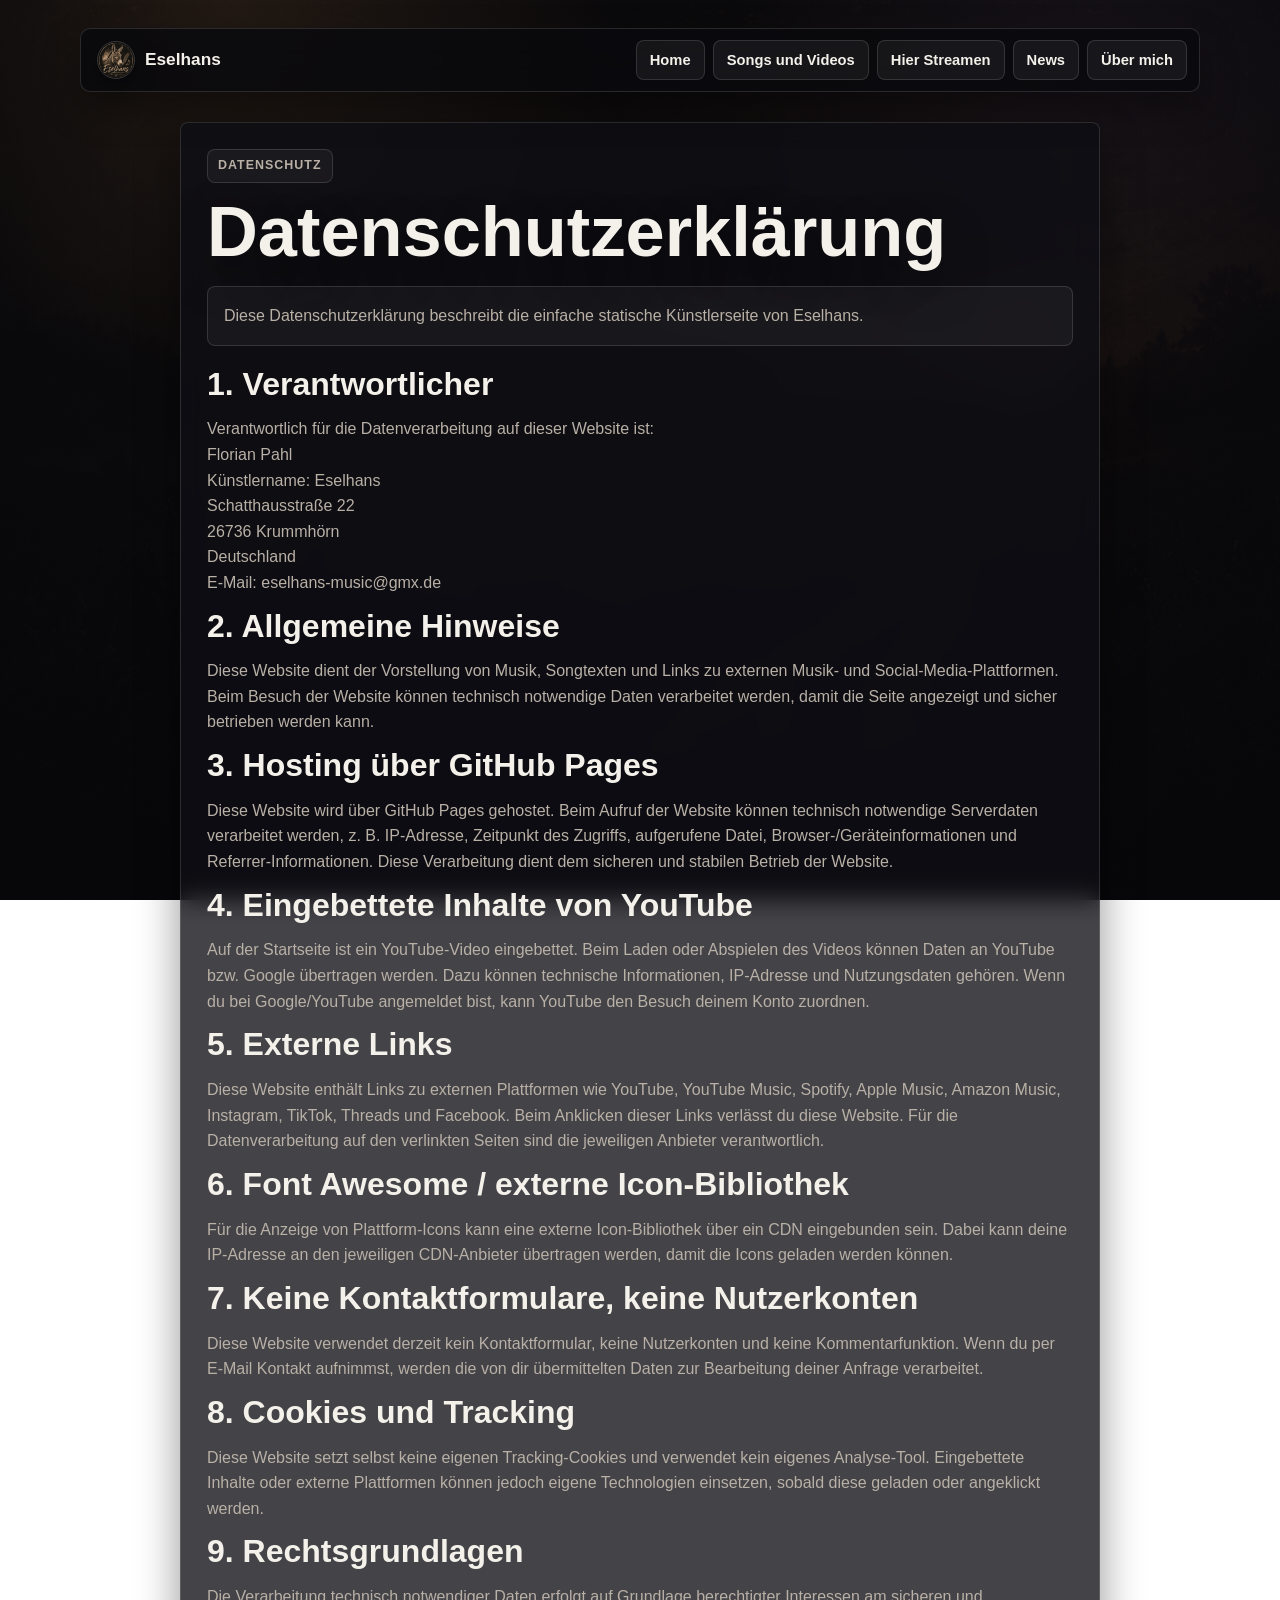
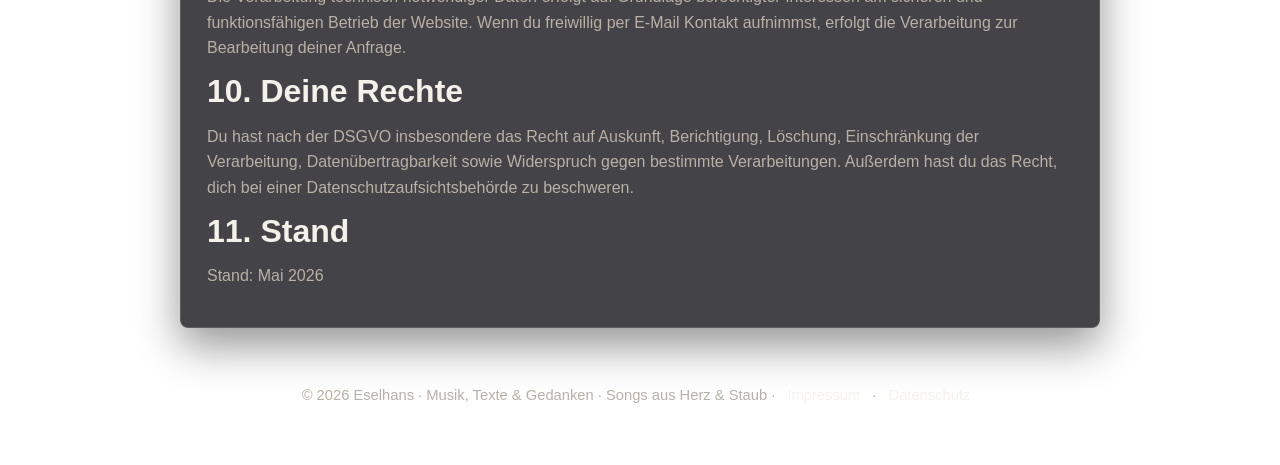
<file: datenschutz.html>
<!DOCTYPE html>
<html lang="de">
<head>
  <meta charset="UTF-8" />
  <meta name="viewport" content="width=device-width, initial-scale=1.0" />
  <title>Datenschutzerklärung | Eselhans</title>
  <meta name="robots" content="index,follow" />
  <meta name="description" content="Datenschutzerklärung der Künstlerseite Eselhans." />
  <link rel="canonical" href="https://eselhans.github.io/datenschutz.html" />
  <meta property="og:type" content="website" />
  <meta property="og:title" content="Datenschutzerkl&auml;rung | Eselhans" />
  <meta property="og:description" content="Datenschutzerkl&auml;rung der K&uuml;nstlerseite Eselhans." />
  <meta property="og:url" content="https://eselhans.github.io/datenschutz.html" />
  <meta property="og:image" content="https://eselhans.github.io/bilder/logo-eselhans.png" />
  <meta name="twitter:card" content="summary_large_image" />
  <meta name="twitter:title" content="Datenschutzerkl&auml;rung | Eselhans" />
  <meta name="twitter:description" content="Datenschutzerkl&auml;rung der K&uuml;nstlerseite Eselhans." />
  <meta name="twitter:image" content="https://eselhans.github.io/bilder/logo-eselhans.png" />
  <link rel="icon" type="image/png" href="bilder/logo-eselhans.png" />
  <link rel="apple-touch-icon" href="bilder/logo-eselhans.png" />
  <style>

    :root {
      --bg: #09090d;
      --bg-soft: #14141c;
      --card: rgba(255, 255, 255, 0.06);
      --card-border: rgba(255, 255, 255, 0.12);
      --text: #f4f1ea;
      --muted: #b7aea3;
      --accent: #c98b4f;
      --accent-soft: rgba(201, 139, 79, 0.18);
      --shadow: rgba(0, 0, 0, 0.45);
    }

    * { box-sizing: border-box; margin: 0; padding: 0; }

    html { scroll-behavior: smooth; }

    body {
      min-height: 100vh;
      font-family: Arial, Helvetica, sans-serif;
      background:
        radial-gradient(circle at top left, rgba(201, 139, 79, 0.12), transparent 30%),
        radial-gradient(circle at top right, rgba(97, 74, 125, 0.10), transparent 28%),
        linear-gradient(rgba(7, 7, 10, 0.84), rgba(7, 7, 10, 0.94)),
        url("bilder/hintergrund-eselhans.png");
      background-size: cover;
      background-position: center;
      background-attachment: fixed;
      color: var(--text);
      line-height: 1.7;
    }

    a { color: inherit; text-decoration: none; }

    .page {
      width: min(960px, 92%);
      margin: 0 auto;
      padding: 34px 0 56px;
    }

    .topbar {
      position: sticky;
      top: 14px;
      z-index: 20;
      display: flex;
      align-items: center;
      justify-content: space-between;
      gap: 16px;
      padding: 12px 14px;
      margin-bottom: 44px;
      border: 1px solid var(--card-border);
      border-radius: 999px;
      background: rgba(9, 9, 13, 0.74);
      box-shadow: 0 18px 45px rgba(0, 0, 0, 0.28);
      backdrop-filter: blur(14px);
    }

    .brand {
      display: inline-flex;
      align-items: center;
      gap: 10px;
      font-weight: 900;
      letter-spacing: -0.04em;
      font-size: 1.18rem;
      padding-left: 4px;
    }

    .brand-logo {
      width: 36px;
      height: 36px;
      border-radius: 50%;
      object-fit: cover;
      border: 1px solid rgba(255, 255, 255, 0.18);
      box-shadow: 0 8px 22px rgba(0, 0, 0, 0.35);
    }

    .button {
      display: inline-flex;
      align-items: center;
      justify-content: center;
      min-height: 44px;
      padding: 11px 17px;
      border-radius: 999px;
      border: 1px solid var(--card-border);
      background: rgba(255, 255, 255, 0.07);
      color: var(--text);
      font-weight: 700;
      transition: transform 0.2s ease, background 0.2s ease, border-color 0.2s ease;
    }

    .button:hover {
      transform: translateY(-2px);
      background: var(--accent-soft);
      border-color: rgba(201, 139, 79, 0.55);
    }

    .legal-card {
      padding: 34px;
      border: 1px solid var(--card-border);
      border-radius: 32px;
      background: rgba(9, 9, 13, 0.62);
      box-shadow: 0 24px 70px var(--shadow);
      backdrop-filter: blur(14px);
    }

    .eyebrow {
      display: inline-block;
      margin-bottom: 16px;
      padding: 7px 14px;
      border: 1px solid var(--card-border);
      border-radius: 999px;
      background: rgba(255, 255, 255, 0.055);
      color: var(--muted);
      font-size: 0.86rem;
      letter-spacing: 0.08em;
      text-transform: uppercase;
    }

    h1 {
      font-size: clamp(2.5rem, 7vw, 5rem);
      line-height: 0.95;
      letter-spacing: -0.06em;
      margin-bottom: 26px;
      text-shadow: 0 18px 45px var(--shadow);
    }

    h2 {
      margin-top: 30px;
      margin-bottom: 10px;
      font-size: clamp(1.3rem, 3vw, 1.8rem);
      letter-spacing: -0.03em;
    }

    p, li {
      color: var(--muted);
      margin-bottom: 12px;
    }

    ul { padding-left: 22px; margin-bottom: 14px; }

    .notice {
      margin: 20px 0;
      padding: 16px;
      border: 1px solid rgba(201, 139, 79, 0.35);
      border-radius: 18px;
      background: var(--accent-soft);
      color: var(--text);
    }

    .placeholder {
      color: #f1c28f;
      font-weight: 800;
    }

    footer {
      padding: 28px 0 0;
      color: var(--muted);
      text-align: center;
      font-size: 0.95rem;
    }

    footer a {
      color: var(--text);
      margin: 0 8px;
      opacity: 0.86;
    }

    footer a:hover { opacity: 1; color: var(--accent); }

    @media (max-width: 680px) {
      .page { width: min(94%, 960px); padding-top: 20px; }
      .topbar { top: 10px; }
      .legal-card { padding: 24px; border-radius: 24px; }
    }

  </style>
  <link rel="stylesheet" href="style.css" data-unified-style="true" />
  <script src="navigation.js" defer></script>
</head>
<body>
  <main class="page">
    <nav class="topbar">
  <a class="brand" href="/">
    <img class="brand-logo" src="bilder/logo-eselhans.png" alt="Eselhans Logo" />
    Eselhans
  </a>
  <button class="menu-toggle" type="button" aria-expanded="false" aria-controls="primary-navigation" aria-label="Men&uuml; &ouml;ffnen">
    <span class="menu-toggle-text">Men&uuml;</span>
    <span class="menu-toggle-icon" aria-hidden="true">
      <span></span>
      <span></span>
      <span></span>
    </span>
  </button>
  <div class="nav-links" id="primary-navigation" aria-label="Hauptnavigation">
    <a href="/">Home</a>
    <a href="songs.html">Songs und Videos</a>
    <a href="musik.html">Hier Streamen</a>
    <a href="news.html">News</a>
    <a href="about.html">&Uuml;ber mich</a>
  </div>
</nav>

    <article class="legal-card">
      <span class="eyebrow">Datenschutz</span>
      <h1>Datenschutzerklärung</h1>

      <div class="notice">
        Diese Datenschutzerklärung beschreibt die einfache statische Künstlerseite von Eselhans.
      </div>

      <h2>1. Verantwortlicher</h2>
      <p>
        Verantwortlich für die Datenverarbeitung auf dieser Website ist:<br />
        Florian Pahl<br />
        Künstlername: Eselhans<br />
        Schatthausstraße 22<br />
        26736 Krummhörn<br />
        Deutschland<br />
        E-Mail: <a href="mailto:eselhans-music@gmx.de">eselhans-music@gmx.de</a>
      </p>

      <h2>2. Allgemeine Hinweise</h2>
      <p>
        Diese Website dient der Vorstellung von Musik, Songtexten und Links zu externen Musik- und Social-Media-Plattformen. Beim Besuch der Website können technisch notwendige Daten verarbeitet werden, damit die Seite angezeigt und sicher betrieben werden kann.
      </p>

      <h2>3. Hosting über GitHub Pages</h2>
      <p>
        Diese Website wird über GitHub Pages gehostet. Beim Aufruf der Website können technisch notwendige Serverdaten verarbeitet werden, z. B. IP-Adresse, Zeitpunkt des Zugriffs, aufgerufene Datei, Browser-/Geräteinformationen und Referrer-Informationen. Diese Verarbeitung dient dem sicheren und stabilen Betrieb der Website.
      </p>

      <h2>4. Eingebettete Inhalte von YouTube</h2>
      <p>
        Auf der Startseite ist ein YouTube-Video eingebettet. Beim Laden oder Abspielen des Videos können Daten an YouTube bzw. Google übertragen werden. Dazu können technische Informationen, IP-Adresse und Nutzungsdaten gehören. Wenn du bei Google/YouTube angemeldet bist, kann YouTube den Besuch deinem Konto zuordnen.
      </p>

      <h2>5. Externe Links</h2>
      <p>
        Diese Website enthält Links zu externen Plattformen wie YouTube, YouTube Music, Spotify, Apple Music, Amazon Music, Instagram, TikTok, Threads und Facebook. Beim Anklicken dieser Links verlässt du diese Website. Für die Datenverarbeitung auf den verlinkten Seiten sind die jeweiligen Anbieter verantwortlich.
      </p>

      <h2>6. Font Awesome / externe Icon-Bibliothek</h2>
      <p>
        Für die Anzeige von Plattform-Icons kann eine externe Icon-Bibliothek über ein CDN eingebunden sein. Dabei kann deine IP-Adresse an den jeweiligen CDN-Anbieter übertragen werden, damit die Icons geladen werden können.
      </p>

      <h2>7. Keine Kontaktformulare, keine Nutzerkonten</h2>
      <p>
        Diese Website verwendet derzeit kein Kontaktformular, keine Nutzerkonten und keine Kommentarfunktion. Wenn du per E-Mail Kontakt aufnimmst, werden die von dir übermittelten Daten zur Bearbeitung deiner Anfrage verarbeitet.
      </p>

      <h2>8. Cookies und Tracking</h2>
      <p>
        Diese Website setzt selbst keine eigenen Tracking-Cookies und verwendet kein eigenes Analyse-Tool. Eingebettete Inhalte oder externe Plattformen können jedoch eigene Technologien einsetzen, sobald diese geladen oder angeklickt werden.
      </p>

      <h2>9. Rechtsgrundlagen</h2>
      <p>
        Die Verarbeitung technisch notwendiger Daten erfolgt auf Grundlage berechtigter Interessen am sicheren und funktionsfähigen Betrieb der Website. Wenn du freiwillig per E-Mail Kontakt aufnimmst, erfolgt die Verarbeitung zur Bearbeitung deiner Anfrage.
      </p>

      <h2>10. Deine Rechte</h2>
      <p>
        Du hast nach der DSGVO insbesondere das Recht auf Auskunft, Berichtigung, Löschung, Einschränkung der Verarbeitung, Datenübertragbarkeit sowie Widerspruch gegen bestimmte Verarbeitungen. Außerdem hast du das Recht, dich bei einer Datenschutzaufsichtsbehörde zu beschweren.
      </p>

      <h2>11. Stand</h2>
      <p>
        Stand: Mai 2026
      </p>

    </article>

    <footer>
  &copy; 2026 Eselhans &middot; Musik, Texte & Gedanken &middot; Songs aus Herz & Staub &middot;
  <a href="impressum.html">Impressum</a> &middot;
  <a href="datenschutz.html">Datenschutz</a>
</footer>
  </main>
</body>
</html>
</file>
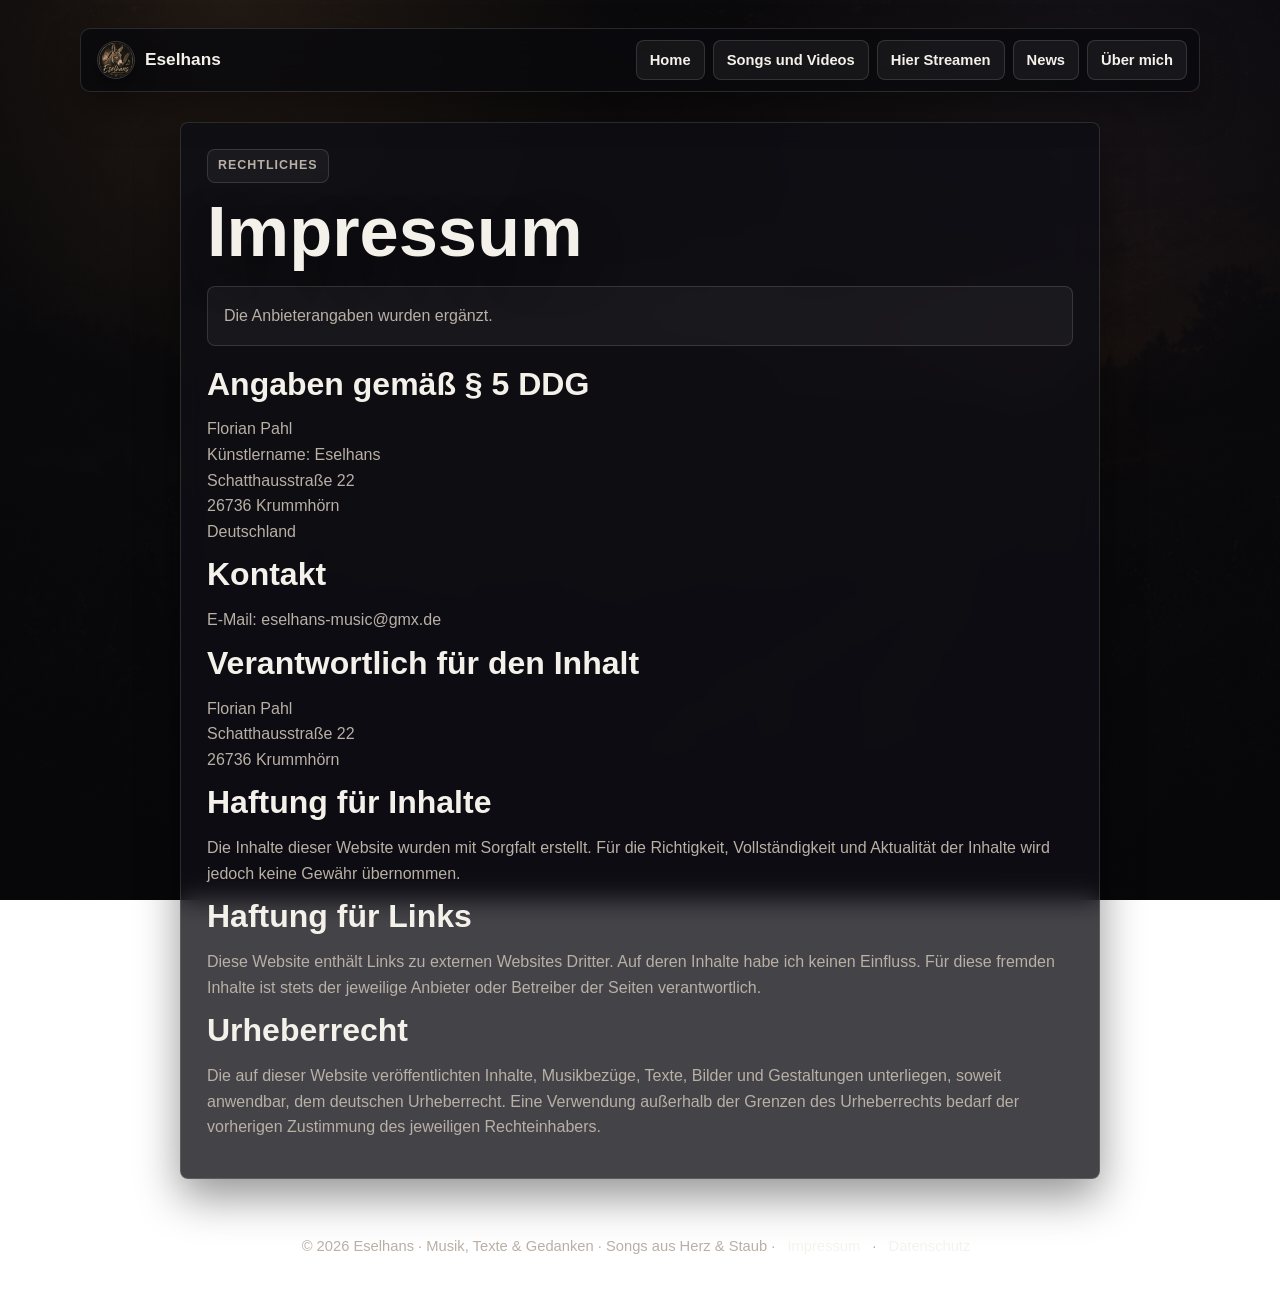
<file: impressum.html>
<!DOCTYPE html>
<html lang="de">
<head>
  <meta charset="UTF-8" />
  <meta name="viewport" content="width=device-width, initial-scale=1.0" />
  <title>Impressum | Eselhans</title>
  <meta name="robots" content="index,follow" />
  <meta name="description" content="Impressum der Künstlerseite Eselhans." />
  <link rel="canonical" href="https://eselhans.github.io/impressum.html" />
  <meta property="og:type" content="website" />
  <meta property="og:title" content="Impressum | Eselhans" />
  <meta property="og:description" content="Impressum der K&uuml;nstlerseite Eselhans." />
  <meta property="og:url" content="https://eselhans.github.io/impressum.html" />
  <meta property="og:image" content="https://eselhans.github.io/bilder/logo-eselhans.png" />
  <meta name="twitter:card" content="summary_large_image" />
  <meta name="twitter:title" content="Impressum | Eselhans" />
  <meta name="twitter:description" content="Impressum der K&uuml;nstlerseite Eselhans." />
  <meta name="twitter:image" content="https://eselhans.github.io/bilder/logo-eselhans.png" />
  <link rel="icon" type="image/png" href="bilder/logo-eselhans.png" />
  <link rel="apple-touch-icon" href="bilder/logo-eselhans.png" />
  <style>

    :root {
      --bg: #09090d;
      --bg-soft: #14141c;
      --card: rgba(255, 255, 255, 0.06);
      --card-border: rgba(255, 255, 255, 0.12);
      --text: #f4f1ea;
      --muted: #b7aea3;
      --accent: #c98b4f;
      --accent-soft: rgba(201, 139, 79, 0.18);
      --shadow: rgba(0, 0, 0, 0.45);
    }

    * { box-sizing: border-box; margin: 0; padding: 0; }

    html { scroll-behavior: smooth; }

    body {
      min-height: 100vh;
      font-family: Arial, Helvetica, sans-serif;
      background:
        radial-gradient(circle at top left, rgba(201, 139, 79, 0.12), transparent 30%),
        radial-gradient(circle at top right, rgba(97, 74, 125, 0.10), transparent 28%),
        linear-gradient(rgba(7, 7, 10, 0.84), rgba(7, 7, 10, 0.94)),
        url("bilder/hintergrund-eselhans.png");
      background-size: cover;
      background-position: center;
      background-attachment: fixed;
      color: var(--text);
      line-height: 1.7;
    }

    a { color: inherit; text-decoration: none; }

    .page {
      width: min(960px, 92%);
      margin: 0 auto;
      padding: 34px 0 56px;
    }

    .topbar {
      position: sticky;
      top: 14px;
      z-index: 20;
      display: flex;
      align-items: center;
      justify-content: space-between;
      gap: 16px;
      padding: 12px 14px;
      margin-bottom: 44px;
      border: 1px solid var(--card-border);
      border-radius: 999px;
      background: rgba(9, 9, 13, 0.74);
      box-shadow: 0 18px 45px rgba(0, 0, 0, 0.28);
      backdrop-filter: blur(14px);
    }

    .brand {
      display: inline-flex;
      align-items: center;
      gap: 10px;
      font-weight: 900;
      letter-spacing: -0.04em;
      font-size: 1.18rem;
      padding-left: 4px;
    }

    .brand-logo {
      width: 36px;
      height: 36px;
      border-radius: 50%;
      object-fit: cover;
      border: 1px solid rgba(255, 255, 255, 0.18);
      box-shadow: 0 8px 22px rgba(0, 0, 0, 0.35);
    }

    .button {
      display: inline-flex;
      align-items: center;
      justify-content: center;
      min-height: 44px;
      padding: 11px 17px;
      border-radius: 999px;
      border: 1px solid var(--card-border);
      background: rgba(255, 255, 255, 0.07);
      color: var(--text);
      font-weight: 700;
      transition: transform 0.2s ease, background 0.2s ease, border-color 0.2s ease;
    }

    .button:hover {
      transform: translateY(-2px);
      background: var(--accent-soft);
      border-color: rgba(201, 139, 79, 0.55);
    }

    .legal-card {
      padding: 34px;
      border: 1px solid var(--card-border);
      border-radius: 32px;
      background: rgba(9, 9, 13, 0.62);
      box-shadow: 0 24px 70px var(--shadow);
      backdrop-filter: blur(14px);
    }

    .eyebrow {
      display: inline-block;
      margin-bottom: 16px;
      padding: 7px 14px;
      border: 1px solid var(--card-border);
      border-radius: 999px;
      background: rgba(255, 255, 255, 0.055);
      color: var(--muted);
      font-size: 0.86rem;
      letter-spacing: 0.08em;
      text-transform: uppercase;
    }

    h1 {
      font-size: clamp(2.5rem, 7vw, 5rem);
      line-height: 0.95;
      letter-spacing: -0.06em;
      margin-bottom: 26px;
      text-shadow: 0 18px 45px var(--shadow);
    }

    h2 {
      margin-top: 30px;
      margin-bottom: 10px;
      font-size: clamp(1.3rem, 3vw, 1.8rem);
      letter-spacing: -0.03em;
    }

    p, li {
      color: var(--muted);
      margin-bottom: 12px;
    }

    ul { padding-left: 22px; margin-bottom: 14px; }

    .notice {
      margin: 20px 0;
      padding: 16px;
      border: 1px solid rgba(201, 139, 79, 0.35);
      border-radius: 18px;
      background: var(--accent-soft);
      color: var(--text);
    }

    .placeholder {
      color: #f1c28f;
      font-weight: 800;
    }

    footer {
      padding: 28px 0 0;
      color: var(--muted);
      text-align: center;
      font-size: 0.95rem;
    }

    footer a {
      color: var(--text);
      margin: 0 8px;
      opacity: 0.86;
    }

    footer a:hover { opacity: 1; color: var(--accent); }

    @media (max-width: 680px) {
      .page { width: min(94%, 960px); padding-top: 20px; }
      .topbar { top: 10px; }
      .legal-card { padding: 24px; border-radius: 24px; }
    }

  </style>
  <link rel="stylesheet" href="style.css" data-unified-style="true" />
  <script src="navigation.js" defer></script>
</head>
<body>
  <main class="page">
    <nav class="topbar">
  <a class="brand" href="/">
    <img class="brand-logo" src="bilder/logo-eselhans.png" alt="Eselhans Logo" />
    Eselhans
  </a>
  <button class="menu-toggle" type="button" aria-expanded="false" aria-controls="primary-navigation" aria-label="Men&uuml; &ouml;ffnen">
    <span class="menu-toggle-text">Men&uuml;</span>
    <span class="menu-toggle-icon" aria-hidden="true">
      <span></span>
      <span></span>
      <span></span>
    </span>
  </button>
  <div class="nav-links" id="primary-navigation" aria-label="Hauptnavigation">
    <a href="/">Home</a>
    <a href="songs.html">Songs und Videos</a>
    <a href="musik.html">Hier Streamen</a>
    <a href="news.html">News</a>
    <a href="about.html">&Uuml;ber mich</a>
  </div>
</nav>

    <article class="legal-card">
      <span class="eyebrow">Rechtliches</span>
      <h1>Impressum</h1>

      <div class="notice">
        Die Anbieterangaben wurden ergänzt.
      </div>

      <h2>Angaben gemäß § 5 DDG</h2>
      <p>
        Florian Pahl<br />
        Künstlername: Eselhans<br />
        Schatthausstraße 22<br />
        26736 Krummhörn<br />
        Deutschland
      </p>

      <h2>Kontakt</h2>
      <p>
        E-Mail: <a href="mailto:eselhans-music@gmx.de">eselhans-music@gmx.de</a>
      </p>

      <h2>Verantwortlich für den Inhalt</h2>
      <p>
        Florian Pahl<br />
        Schatthausstraße 22<br />
        26736 Krummhörn
      </p>

      <h2>Haftung für Inhalte</h2>
      <p>
        Die Inhalte dieser Website wurden mit Sorgfalt erstellt. Für die Richtigkeit, Vollständigkeit und Aktualität der Inhalte wird jedoch keine Gewähr übernommen.
      </p>

      <h2>Haftung für Links</h2>
      <p>
        Diese Website enthält Links zu externen Websites Dritter. Auf deren Inhalte habe ich keinen Einfluss. Für diese fremden Inhalte ist stets der jeweilige Anbieter oder Betreiber der Seiten verantwortlich.
      </p>

      <h2>Urheberrecht</h2>
      <p>
        Die auf dieser Website veröffentlichten Inhalte, Musikbezüge, Texte, Bilder und Gestaltungen unterliegen, soweit anwendbar, dem deutschen Urheberrecht. Eine Verwendung außerhalb der Grenzen des Urheberrechts bedarf der vorherigen Zustimmung des jeweiligen Rechteinhabers.
      </p>

    </article>

    <footer>
  &copy; 2026 Eselhans &middot; Musik, Texte & Gedanken &middot; Songs aus Herz & Staub &middot;
  <a href="impressum.html">Impressum</a> &middot;
  <a href="datenschutz.html">Datenschutz</a>
</footer>
  </main>
</body>
</html>
</file>
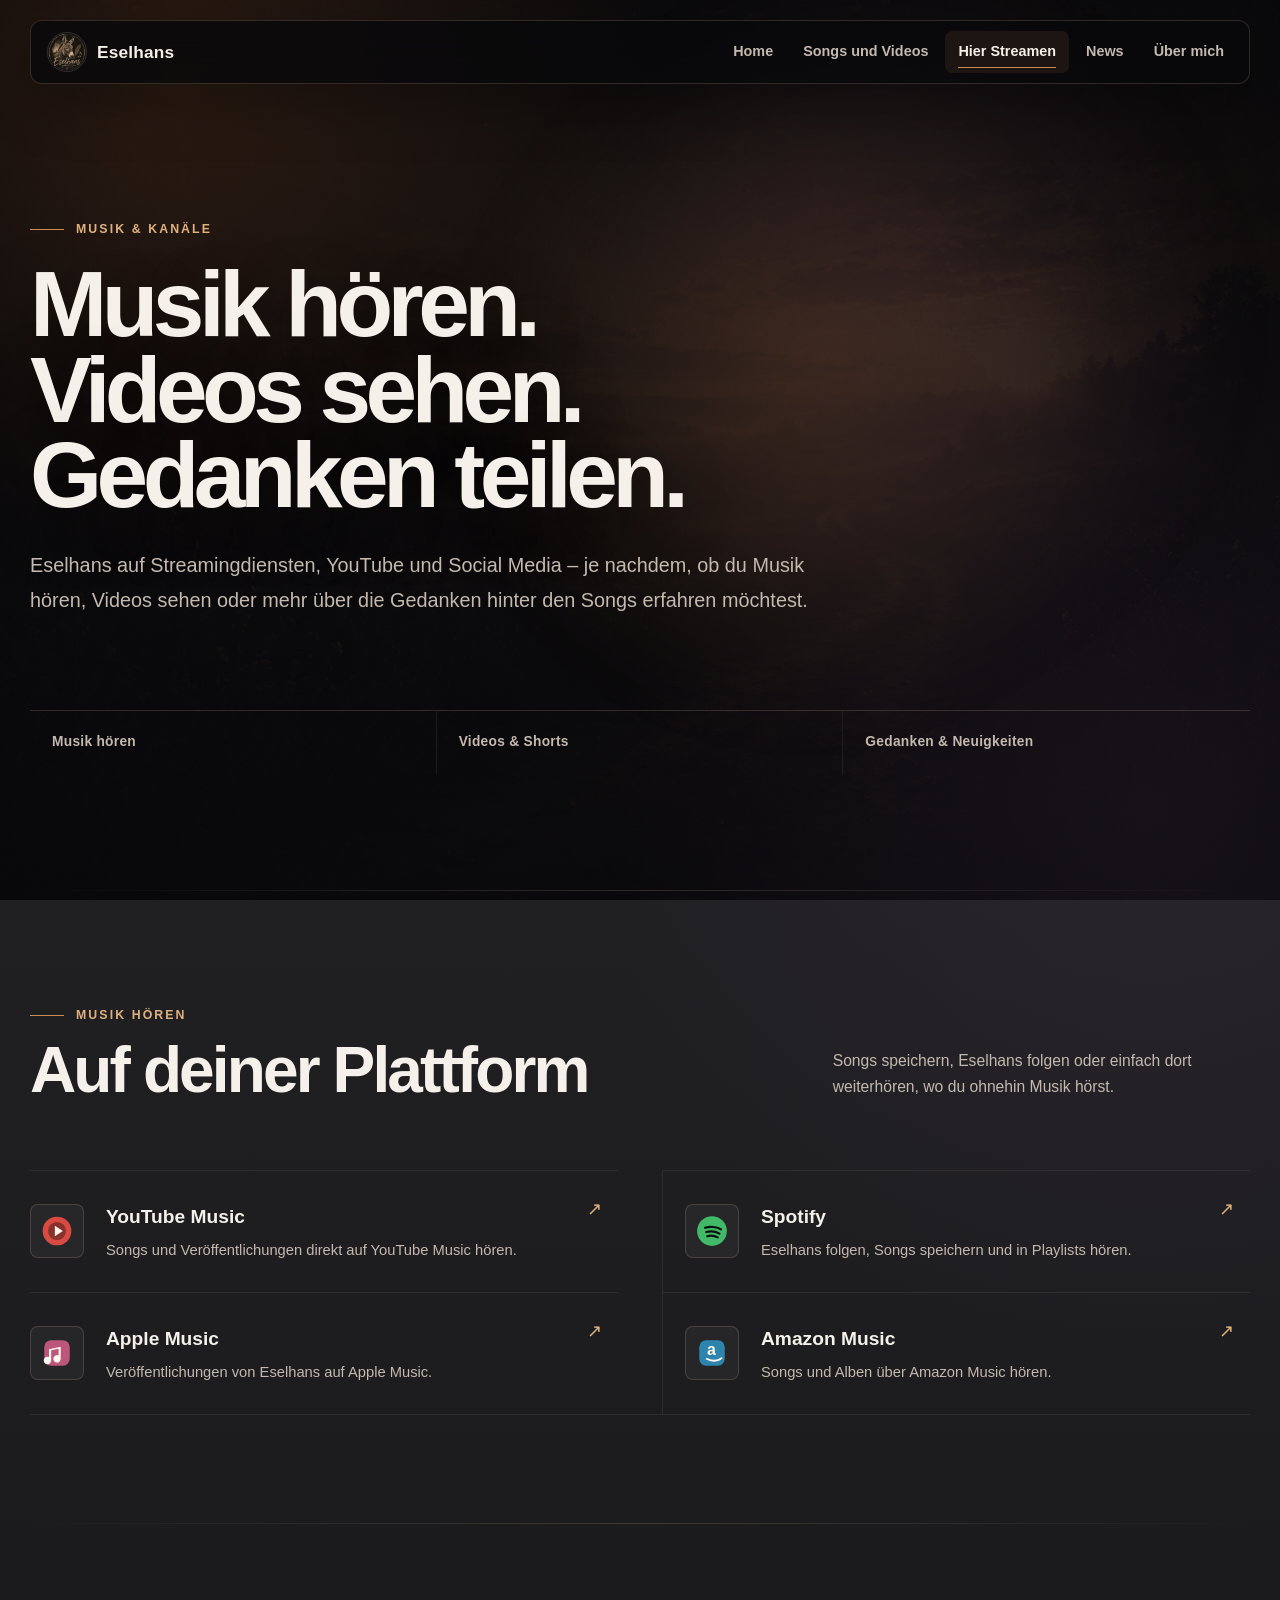
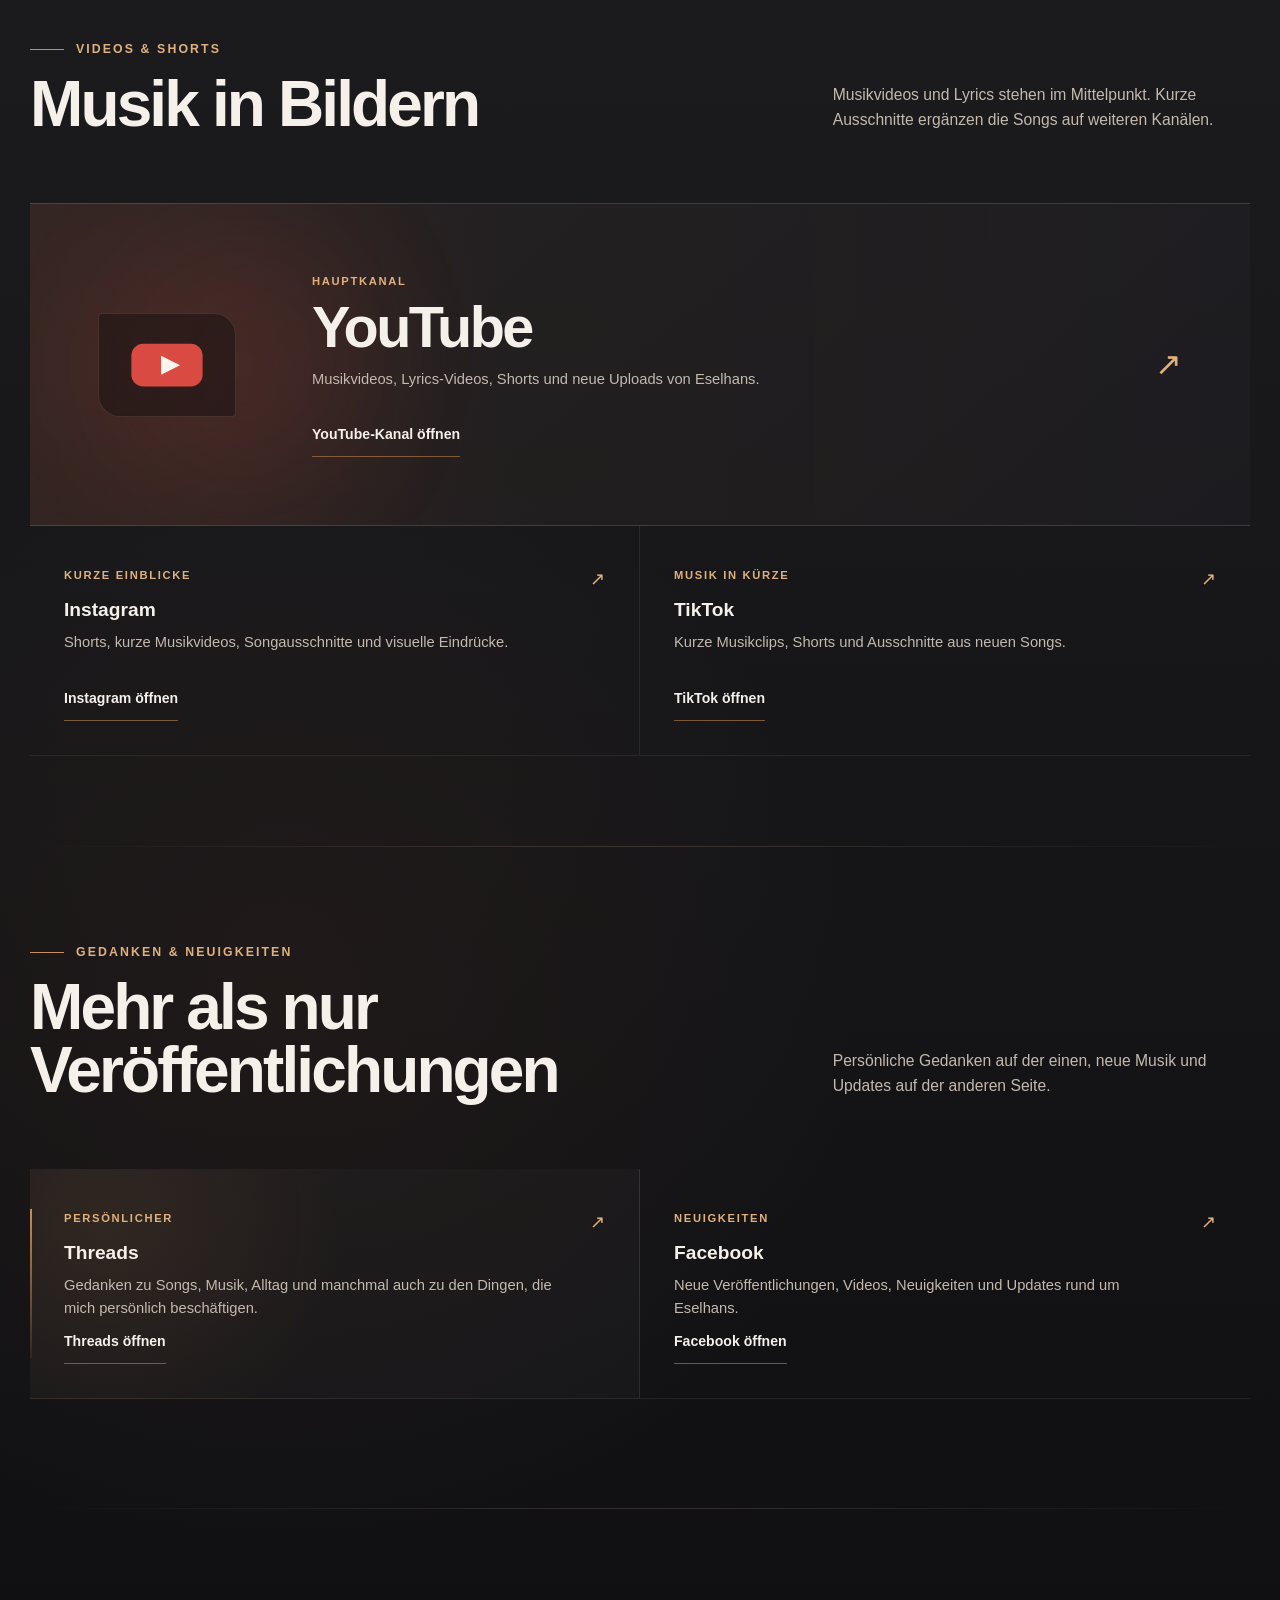
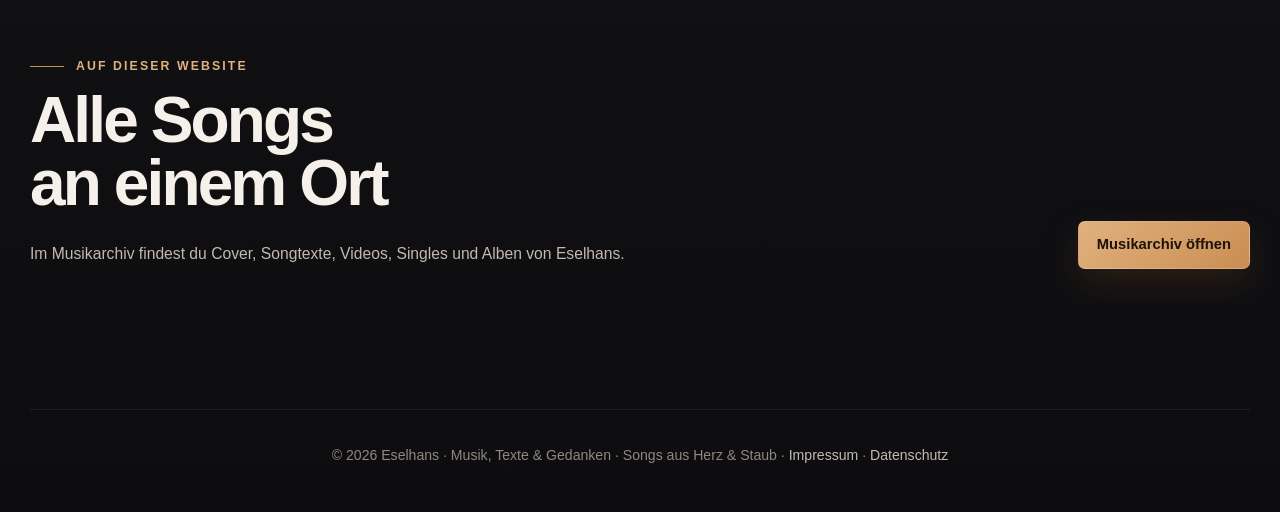
<file: musik.html>
<!DOCTYPE html>
<html lang="de">
<head>
  <meta charset="UTF-8" />
  <meta name="viewport" content="width=device-width, initial-scale=1.0" />

  <title>Eselhans | Musik streamen</title>
  <meta name="description" content="Musik von Eselhans auf YouTube, Spotify, Apple Music, Amazon Music und weiteren Plattformen." />
  <meta name="robots" content="index,follow" />
  <link rel="canonical" href="https://eselhans.github.io/musik.html" />
  <meta property="og:type" content="website" />
  <meta property="og:title" content="Eselhans | Musik streamen" />
  <meta property="og:description" content="Musik von Eselhans auf YouTube, Spotify, Apple Music, Amazon Music und weiteren Plattformen." />
  <meta property="og:url" content="https://eselhans.github.io/musik.html" />
  <meta property="og:image" content="https://eselhans.github.io/bilder/logo-eselhans.png" />
  <meta name="twitter:card" content="summary_large_image" />
  <meta name="twitter:title" content="Eselhans | Musik streamen" />
  <meta name="twitter:description" content="Musik von Eselhans auf YouTube, Spotify, Apple Music, Amazon Music und weiteren Plattformen." />
  <meta name="twitter:image" content="https://eselhans.github.io/bilder/logo-eselhans.png" />
  <link rel="icon" type="image/png" href="bilder/logo-eselhans.png" />
  <link rel="apple-touch-icon" href="bilder/logo-eselhans.png" />

  <link rel="stylesheet" href="musik.css" />
  <script src="navigation.js" defer></script>
</head>

<body class="streaming-page">
  <a class="skip-link" href="#main-content">Zum Inhalt springen</a>

  <div class="streaming-shell">
    <nav class="topbar" aria-label="Hauptnavigation">
      <a class="brand" href="/">
        <img
          class="brand-logo"
          src="bilder/logo-eselhans.png"
          alt="Eselhans Logo"
        />
        <span>Eselhans</span>
      </a>

      <button
        class="menu-toggle"
        type="button"
        aria-expanded="false"
        aria-controls="primary-navigation"
        aria-label="Men&uuml; &ouml;ffnen"
      >
        <span class="menu-toggle-text">Men&uuml;</span>
        <span class="menu-toggle-icon" aria-hidden="true">
          <span></span>
          <span></span>
          <span></span>
        </span>
      </button>

      <div class="nav-links" id="primary-navigation">
        <a href="/">Home</a>
        <a href="songs.html">Songs und Videos</a>
        <a href="musik.html" aria-current="page">
          Hier Streamen
        </a>
        <a href="news.html">News</a>
        <a href="about.html">&Uuml;ber mich</a>
      </div>
    </nav>

    <main id="main-content">
      <header class="streaming-hero">
        <div class="hero-glow" aria-hidden="true"></div>

        <div class="hero-copy">
          <span class="section-kicker">Musik &amp; Kan&auml;le</span>
          <h1>Musik h&ouml;ren. Videos sehen. Gedanken teilen.</h1>
          <p class="hero-lead">
            Eselhans auf Streamingdiensten, YouTube und Social Media &ndash; je
            nachdem, ob du Musik h&ouml;ren, Videos sehen oder mehr &uuml;ber
            die Gedanken hinter den Songs erfahren m&ouml;chtest.
          </p>
        </div>

        <nav class="channel-map" aria-label="Bereiche dieser Seite">
          <a href="#musik-hoeren">Musik h&ouml;ren</a>
          <a href="#videos-shorts">Videos &amp; Shorts</a>
          <a href="#gedanken-neuigkeiten">Gedanken &amp; Neuigkeiten</a>
        </nav>
      </header>

      <section
        class="flow-section music-section"
        id="musik-hoeren"
        aria-labelledby="music-title"
      >
        <div class="section-intro">
          <div>
            <span class="section-kicker">Musik h&ouml;ren</span>
            <h2 id="music-title">Auf deiner Plattform</h2>
          </div>
          <p>
            Songs speichern, Eselhans folgen oder einfach dort weiterh&ouml;ren,
            wo du ohnehin Musik h&ouml;rst.
          </p>
        </div>

        <div class="service-grid">
          <a
            class="service-link"
            href="https://music.youtube.com/@esel1983?si=1gpCOhMvAfkE-9sE"
            target="_blank"
            rel="noopener"
          >
            <span class="platform-mark platform-youtube-music" aria-hidden="true">
              <svg viewBox="0 0 64 64">
                <circle cx="32" cy="32" r="27"></circle>
                <circle cx="32" cy="32" r="17"></circle>
                <path d="M28 22 L43 32 L28 42 Z"></path>
              </svg>
            </span>
            <span class="service-copy">
              <strong>YouTube Music</strong>
              <small>
                Songs und Ver&ouml;ffentlichungen direkt auf YouTube Music
                h&ouml;ren.
              </small>
              <span class="sr-only"> &Ouml;ffnet in einem neuen Tab.</span>
            </span>
            <span class="external-arrow" aria-hidden="true">&nearr;</span>
          </a>

          <a
            class="service-link"
            href="https://open.spotify.com/artist/5Ib0WFO78TGEzNOwuwsuDA?si=82Z7P-a7ThW9yNd21iYZ8Q"
            target="_blank"
            rel="noopener"
          >
            <span class="platform-mark platform-spotify" aria-hidden="true">
              <svg viewBox="0 0 64 64">
                <circle cx="32" cy="32" r="28"></circle>
                <path d="M19 26c9-3 22-2 30 3"></path>
                <path d="M21 34c8-2 18-1 25 3"></path>
                <path d="M23 42c6-2 14-1 20 2"></path>
              </svg>
            </span>
            <span class="service-copy">
              <strong>Spotify</strong>
              <small>
                Eselhans folgen, Songs speichern und in Playlists h&ouml;ren.
              </small>
              <span class="sr-only"> &Ouml;ffnet in einem neuen Tab.</span>
            </span>
            <span class="external-arrow" aria-hidden="true">&nearr;</span>
          </a>

          <a
            class="service-link"
            href="https://music.apple.com/de/artist/eselhans/1839635407"
            target="_blank"
            rel="noopener"
          >
            <span class="platform-mark platform-apple" aria-hidden="true">
              <svg viewBox="0 0 64 64">
                <rect x="8" y="8" width="48" height="48" rx="13"></rect>
                <path d="M39 18v25a7 7 0 1 1-4-6.3V24l-14 3v19a7 7 0 1 1-4-6.3V25l22-5z"></path>
              </svg>
            </span>
            <span class="service-copy">
              <strong>Apple Music</strong>
              <small>Ver&ouml;ffentlichungen von Eselhans auf Apple Music.</small>
              <span class="sr-only"> &Ouml;ffnet in einem neuen Tab.</span>
            </span>
            <span class="external-arrow" aria-hidden="true">&nearr;</span>
          </a>

          <a
            class="service-link"
            href="https://music.amazon.de/artists/B0FR2FXMDP?ref=dm_sh_GlXnhDAyYHbP4fZZWNxSEnbTu"
            target="_blank"
            rel="noopener"
          >
            <span class="platform-mark platform-amazon" aria-hidden="true">
              <svg viewBox="0 0 64 64">
                <rect x="8" y="8" width="48" height="48" rx="13"></rect>
                <text x="31" y="36" text-anchor="middle">a</text>
                <path d="M22 43c8 5 20 5 28-1"></path>
              </svg>
            </span>
            <span class="service-copy">
              <strong>Amazon Music</strong>
              <small>Songs und Alben &uuml;ber Amazon Music h&ouml;ren.</small>
              <span class="sr-only"> &Ouml;ffnet in einem neuen Tab.</span>
            </span>
            <span class="external-arrow" aria-hidden="true">&nearr;</span>
          </a>
        </div>
      </section>

      <section
        class="flow-section video-section"
        id="videos-shorts"
        aria-labelledby="video-title"
      >
        <div class="section-intro">
          <div>
            <span class="section-kicker">Videos &amp; Shorts</span>
            <h2 id="video-title">Musik in Bildern</h2>
          </div>
          <p>
            Musikvideos und Lyrics stehen im Mittelpunkt. Kurze Ausschnitte
            erg&auml;nzen die Songs auf weiteren Kan&auml;len.
          </p>
        </div>

        <a
          class="youtube-feature"
          href="https://www.youtube.com/@Esel1983"
          target="_blank"
          rel="noopener"
        >
          <span class="youtube-glow" aria-hidden="true"></span>
          <span class="youtube-logo" aria-hidden="true">
            <svg viewBox="0 0 64 44">
              <rect x="2" y="4" width="60" height="36" rx="10"></rect>
              <path d="M27 14 L43 22 L27 30 Z"></path>
            </svg>
          </span>

          <span class="youtube-copy">
            <span>Hauptkanal</span>
            <strong>YouTube</strong>
            <small>
              Musikvideos, Lyrics-Videos, Shorts und neue Uploads von Eselhans.
            </small>
            <span class="link-label">YouTube-Kanal &ouml;ffnen</span>
            <span class="sr-only"> &Ouml;ffnet in einem neuen Tab.</span>
          </span>

          <span class="external-arrow large" aria-hidden="true">&nearr;</span>
        </a>

        <div class="social-pair">
          <a
            class="social-link"
            href="https://www.instagram.com/eselhans1983"
            target="_blank"
            rel="noopener"
          >
            <span class="channel-type">Kurze Einblicke</span>
            <strong>Instagram</strong>
            <small>
              Shorts, kurze Musikvideos, Songausschnitte und visuelle
              Eindr&uuml;cke.
            </small>
            <span class="link-label">Instagram &ouml;ffnen</span>
            <span class="external-arrow" aria-hidden="true">&nearr;</span>
            <span class="sr-only"> &Ouml;ffnet in einem neuen Tab.</span>
          </a>

          <a
            class="social-link"
            href="https://www.tiktok.com/@florianpahl3"
            target="_blank"
            rel="noopener"
          >
            <span class="channel-type">Musik in K&uuml;rze</span>
            <strong>TikTok</strong>
            <small>
              Kurze Musikclips, Shorts und Ausschnitte aus neuen Songs.
            </small>
            <span class="link-label">TikTok &ouml;ffnen</span>
            <span class="external-arrow" aria-hidden="true">&nearr;</span>
            <span class="sr-only"> &Ouml;ffnet in einem neuen Tab.</span>
          </a>
        </div>
      </section>

      <section
        class="flow-section thoughts-section"
        id="gedanken-neuigkeiten"
        aria-labelledby="thoughts-title"
      >
        <div class="section-intro">
          <div>
            <span class="section-kicker">Gedanken &amp; Neuigkeiten</span>
            <h2 id="thoughts-title">Mehr als nur Ver&ouml;ffentlichungen</h2>
          </div>
          <p>
            Pers&ouml;nliche Gedanken auf der einen, neue Musik und Updates auf
            der anderen Seite.
          </p>
        </div>

        <div class="thought-links">
          <a
            class="thought-link personal"
            href="https://www.threads.com/@eselhans1983"
            target="_blank"
            rel="noopener"
          >
            <span class="channel-type">Pers&ouml;nlicher</span>
            <strong>Threads</strong>
            <small>
              Gedanken zu Songs, Musik, Alltag und manchmal auch zu den Dingen,
              die mich pers&ouml;nlich besch&auml;ftigen.
            </small>
            <span class="link-label">Threads &ouml;ffnen</span>
            <span class="external-arrow" aria-hidden="true">&nearr;</span>
            <span class="sr-only"> &Ouml;ffnet in einem neuen Tab.</span>
          </a>

          <a
            class="thought-link"
            href="https://www.facebook.com/eselhans.2025"
            target="_blank"
            rel="noopener"
          >
            <span class="channel-type">Neuigkeiten</span>
            <strong>Facebook</strong>
            <small>
              Neue Ver&ouml;ffentlichungen, Videos, Neuigkeiten und Updates rund
              um Eselhans.
            </small>
            <span class="link-label">Facebook &ouml;ffnen</span>
            <span class="external-arrow" aria-hidden="true">&nearr;</span>
            <span class="sr-only"> &Ouml;ffnet in einem neuen Tab.</span>
          </a>
        </div>
      </section>

      <section
        class="archive-section"
        aria-labelledby="archive-title"
      >
        <div class="archive-copy">
          <span class="section-kicker">Auf dieser Website</span>
          <h2 id="archive-title">Alle Songs an einem Ort</h2>
          <p>
            Im Musikarchiv findest du Cover, Songtexte, Videos, Singles und
            Alben von Eselhans.
          </p>
        </div>

        <a class="button primary" href="songs.html">Musikarchiv &ouml;ffnen</a>
      </section>
    </main>

    <footer>
      &copy; 2026 Eselhans &middot; Musik, Texte &amp; Gedanken &middot;
      Songs aus Herz &amp; Staub &middot;
      <a href="impressum.html">Impressum</a> &middot;
      <a href="datenschutz.html">Datenschutz</a>
    </footer>
  </div>
</body>
</html>
</file>
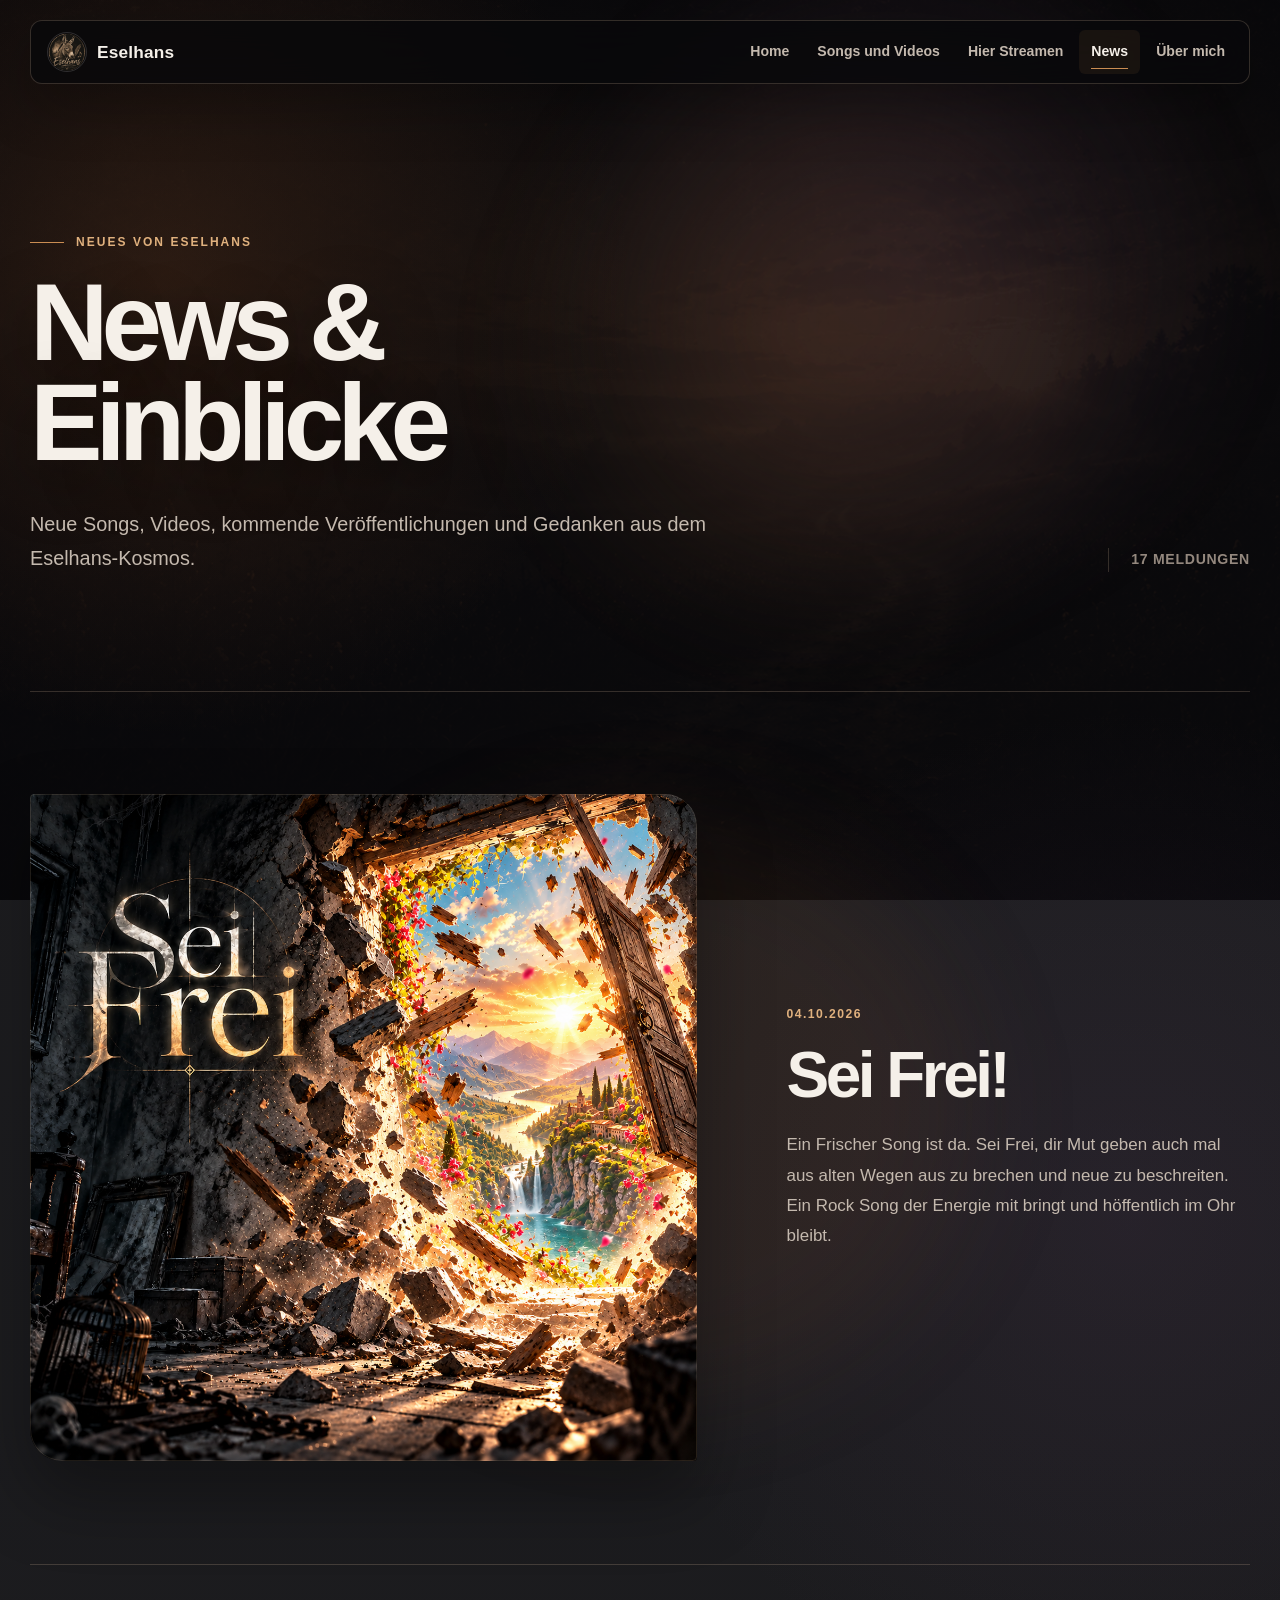
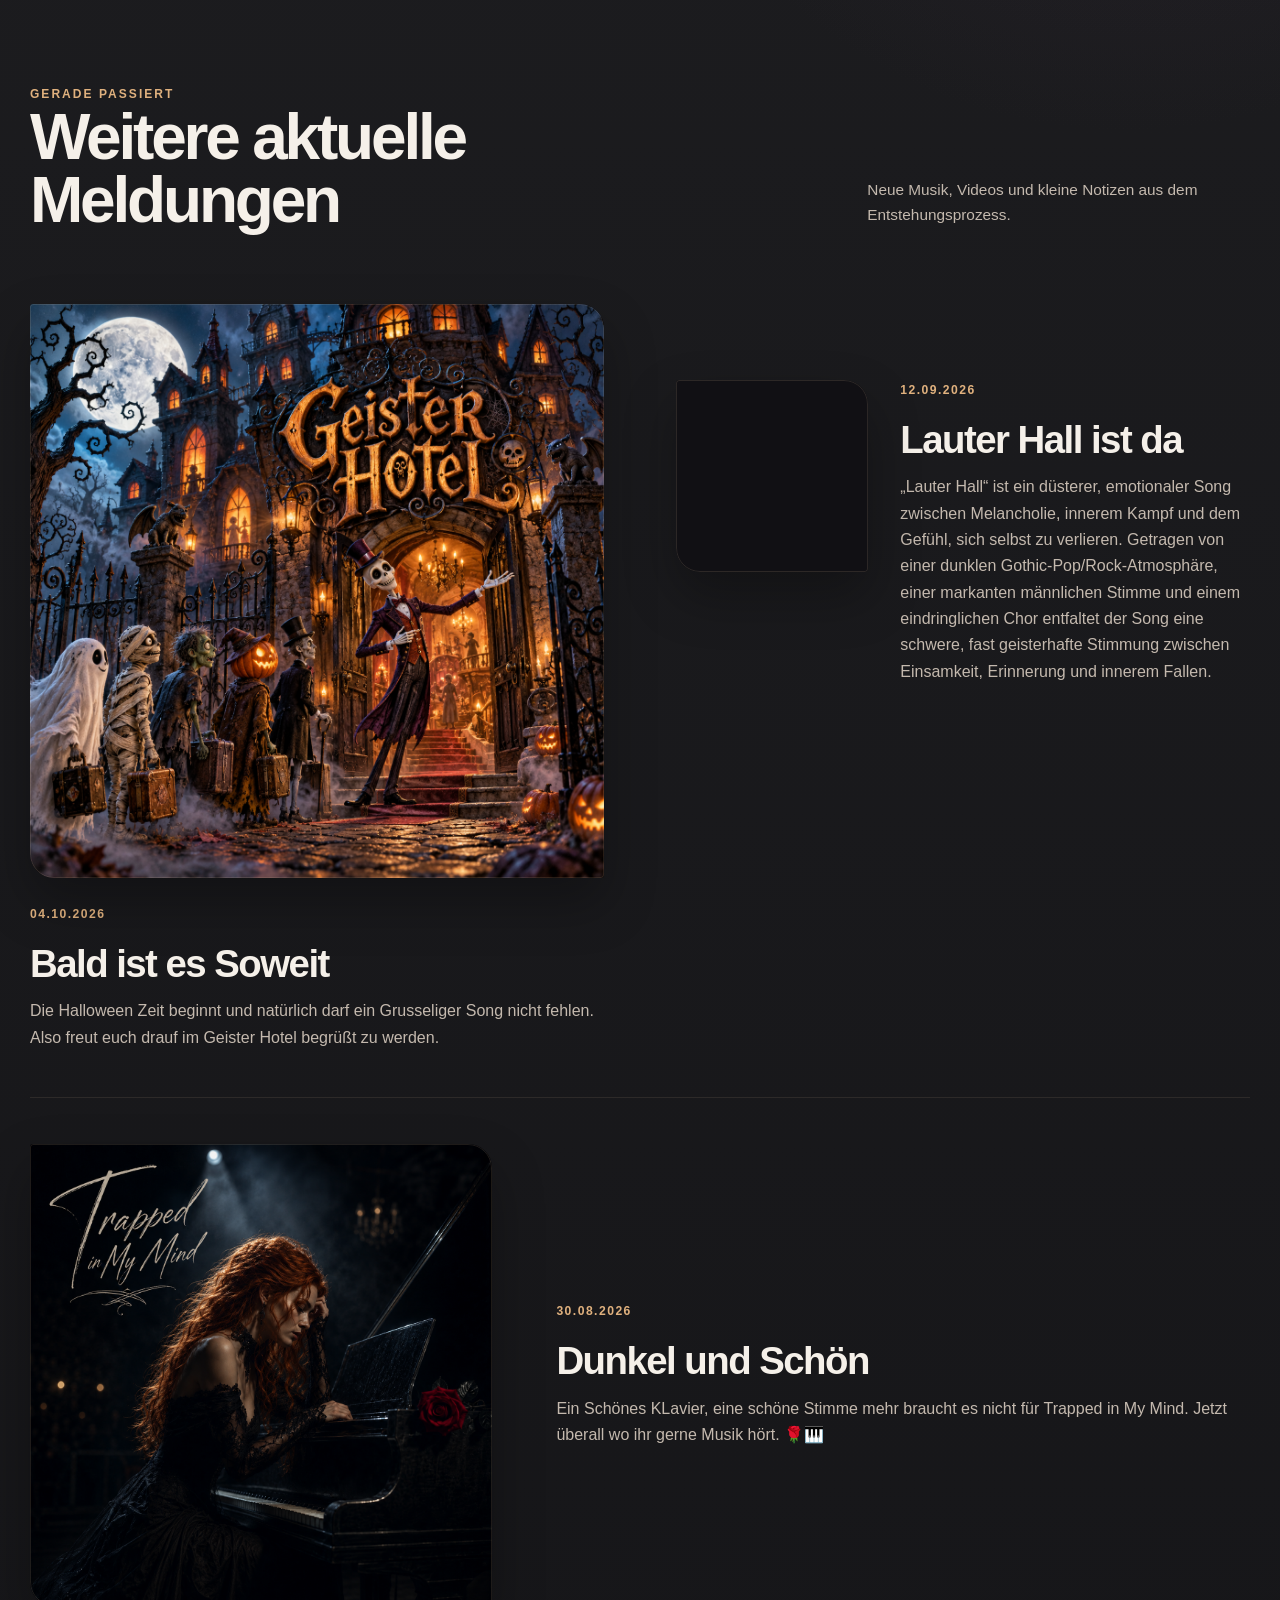
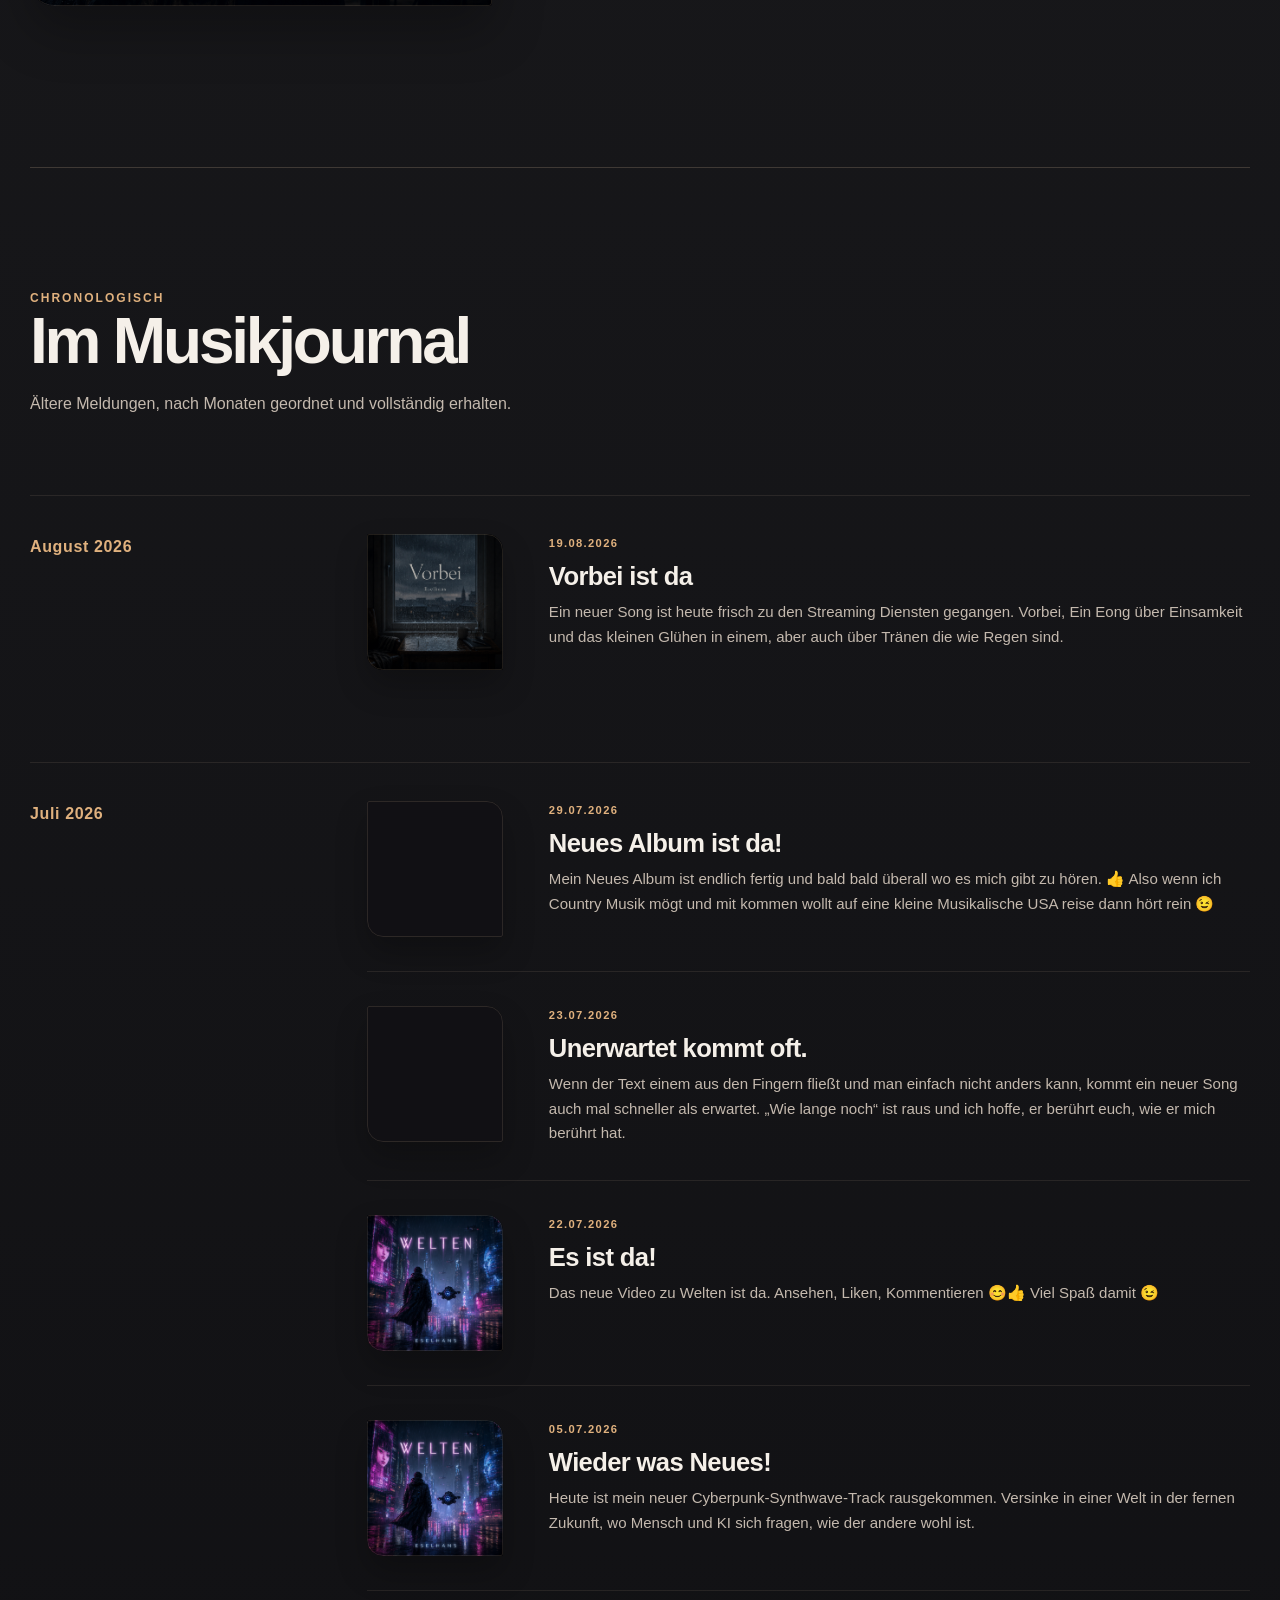
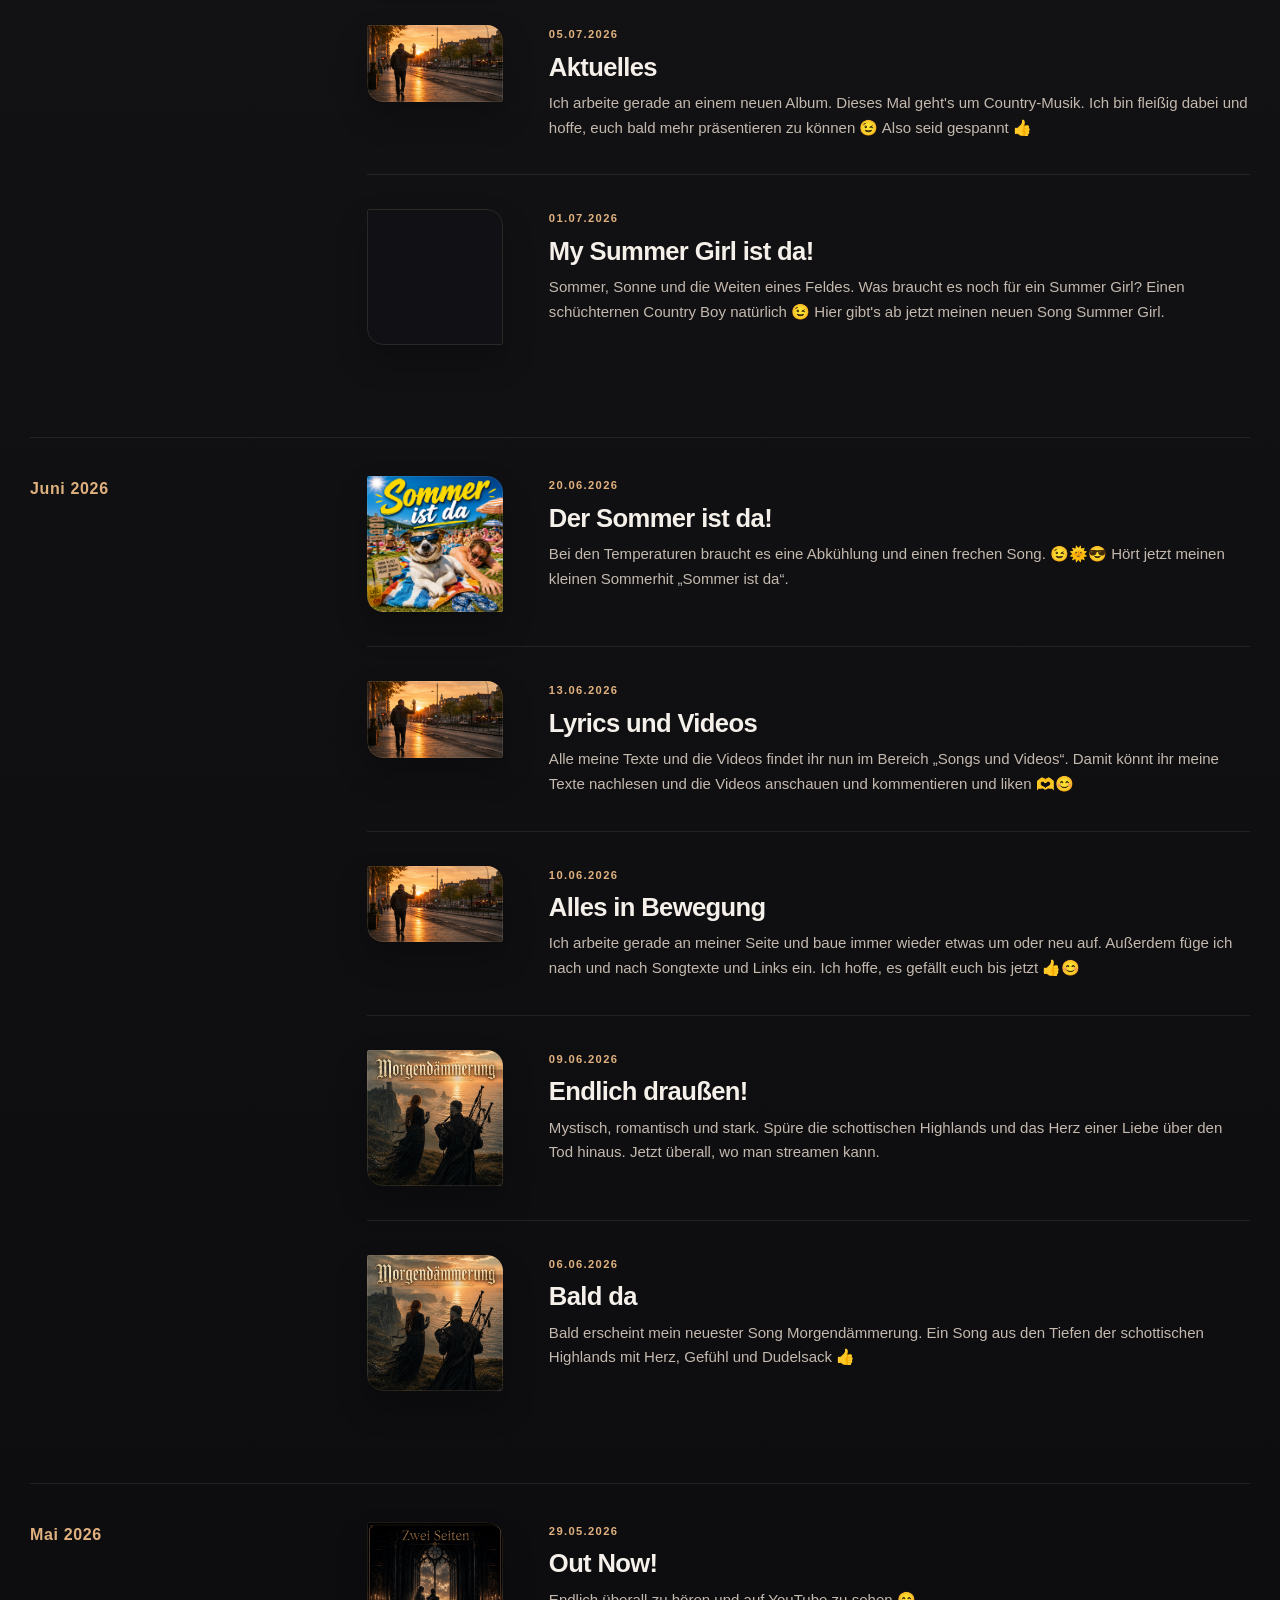
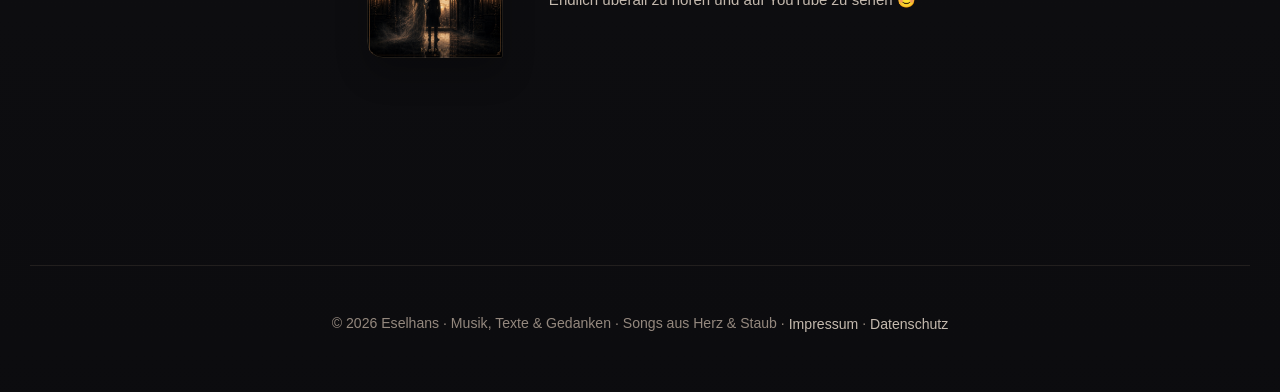
<file: news.html>
<!DOCTYPE html>
<html lang="de">
<head>
  <meta charset="UTF-8" />
  <meta name="viewport" content="width=device-width, initial-scale=1.0" />

  <title>Eselhans | News & Coming Soon</title>
  <meta name="description" content="News, Coming Soon und Updates zur Musik und Website von Eselhans." />
  <meta name="robots" content="index,follow" />
  <link rel="canonical" href="https://eselhans.github.io/news.html" />
  <meta property="og:type" content="website" />
  <meta property="og:title" content="Eselhans | News & Coming Soon" />
  <meta property="og:description" content="News, Coming Soon und Updates zur Musik und Website von Eselhans." />
  <meta property="og:url" content="https://eselhans.github.io/news.html" />
  <meta property="og:image" content="https://eselhans.github.io/bilder/zwei-seiten-promo.jpg" />
  <meta name="twitter:card" content="summary_large_image" />
  <meta name="twitter:title" content="Eselhans | News & Coming Soon" />
  <meta name="twitter:description" content="News, Coming Soon und Updates zur Musik und Website von Eselhans." />
  <meta name="twitter:image" content="https://eselhans.github.io/bilder/zwei-seiten-promo.jpg" />
  <link rel="icon" type="image/png" href="bilder/logo-eselhans.png" />
  <link rel="apple-touch-icon" href="bilder/logo-eselhans.png" />

  <link rel="stylesheet" href="news.css" />
  <script src="navigation.js" defer></script>
  <script src="news.js" defer></script>
</head>

<body class="news-page">
  <a class="skip-link" href="#main-content">Zum Inhalt springen</a>

  <div class="news-shell">
    <nav class="topbar" aria-label="Hauptnavigation">
      <a class="brand" href="/">
        <img
          class="brand-logo"
          src="bilder/logo-eselhans.png"
          alt="Eselhans Logo"
        />
        <span>Eselhans</span>
      </a>

      <button
        class="menu-toggle"
        type="button"
        aria-expanded="false"
        aria-controls="primary-navigation"
        aria-label="Men&uuml; &ouml;ffnen"
      >
        <span class="menu-toggle-text">Men&uuml;</span>
        <span class="menu-toggle-icon" aria-hidden="true">
          <span></span>
          <span></span>
          <span></span>
        </span>
      </button>

      <div class="nav-links" id="primary-navigation">
        <a href="/">Home</a>
        <a href="songs.html">Songs und Videos</a>
        <a href="musik.html">Hier Streamen</a>
        <a href="news.html" aria-current="page">News</a>
        <a href="about.html">&Uuml;ber mich</a>
      </div>
    </nav>

    <main id="main-content">
      <header class="journal-hero">
        <div class="hero-glow" aria-hidden="true"></div>
        <span class="section-kicker">Neues von Eselhans</span>
        <h1>News &amp; Einblicke</h1>
        <div class="hero-bottom">
          <p class="hero-lead">
            Neue Songs, Videos, kommende Ver&ouml;ffentlichungen und Gedanken
            aus dem Eselhans-Kosmos.
          </p>
          <p class="news-count" id="news-count" aria-live="polite">
            Meldungen werden geladen
          </p>
        </div>
      </header>

      <div id="news-content" aria-busy="true">
        <p class="loading-note">Das Musikjournal wird geladen &hellip;</p>
      </div>
    </main>

    <footer>
      &copy; 2026 Eselhans &middot; Musik, Texte &amp; Gedanken &middot;
      Songs aus Herz &amp; Staub &middot;
      <a href="impressum.html">Impressum</a> &middot;
      <a href="datenschutz.html">Datenschutz</a>
    </footer>
  </div>
</body>
</html>
</file>
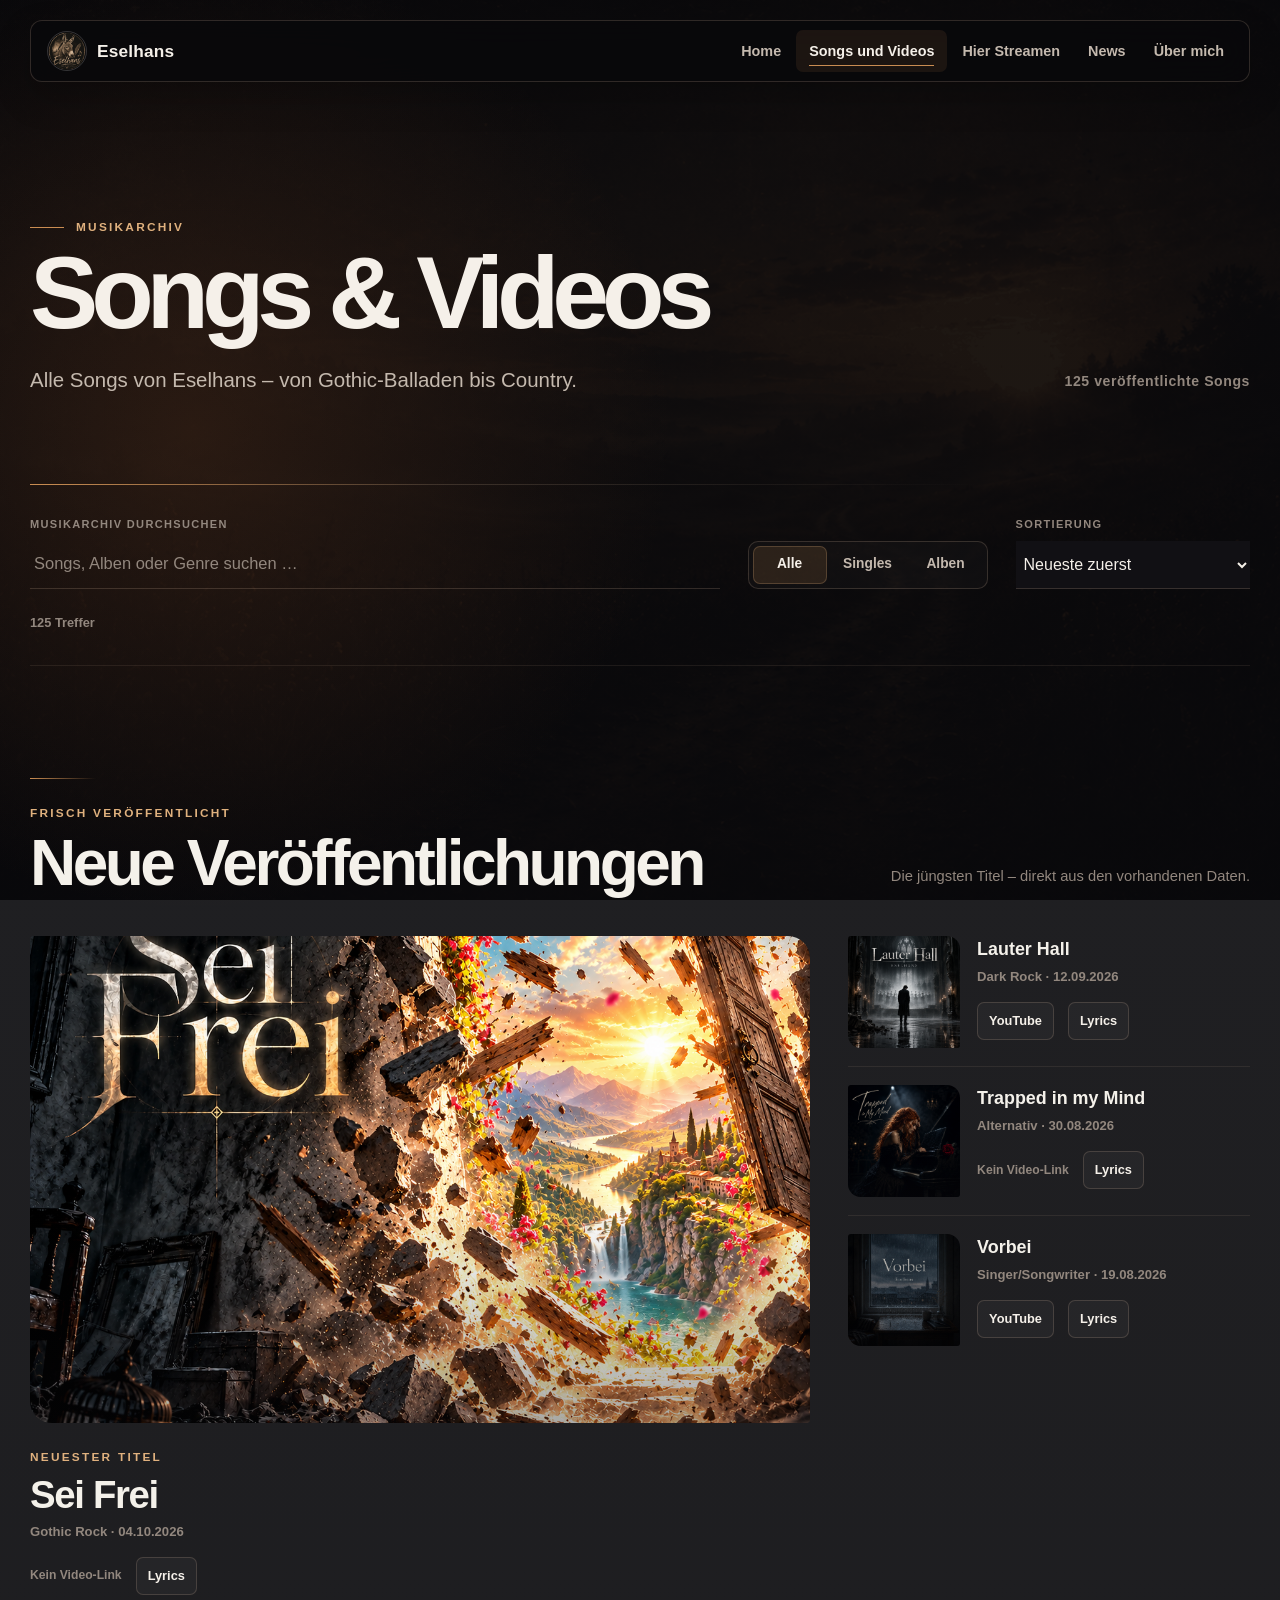
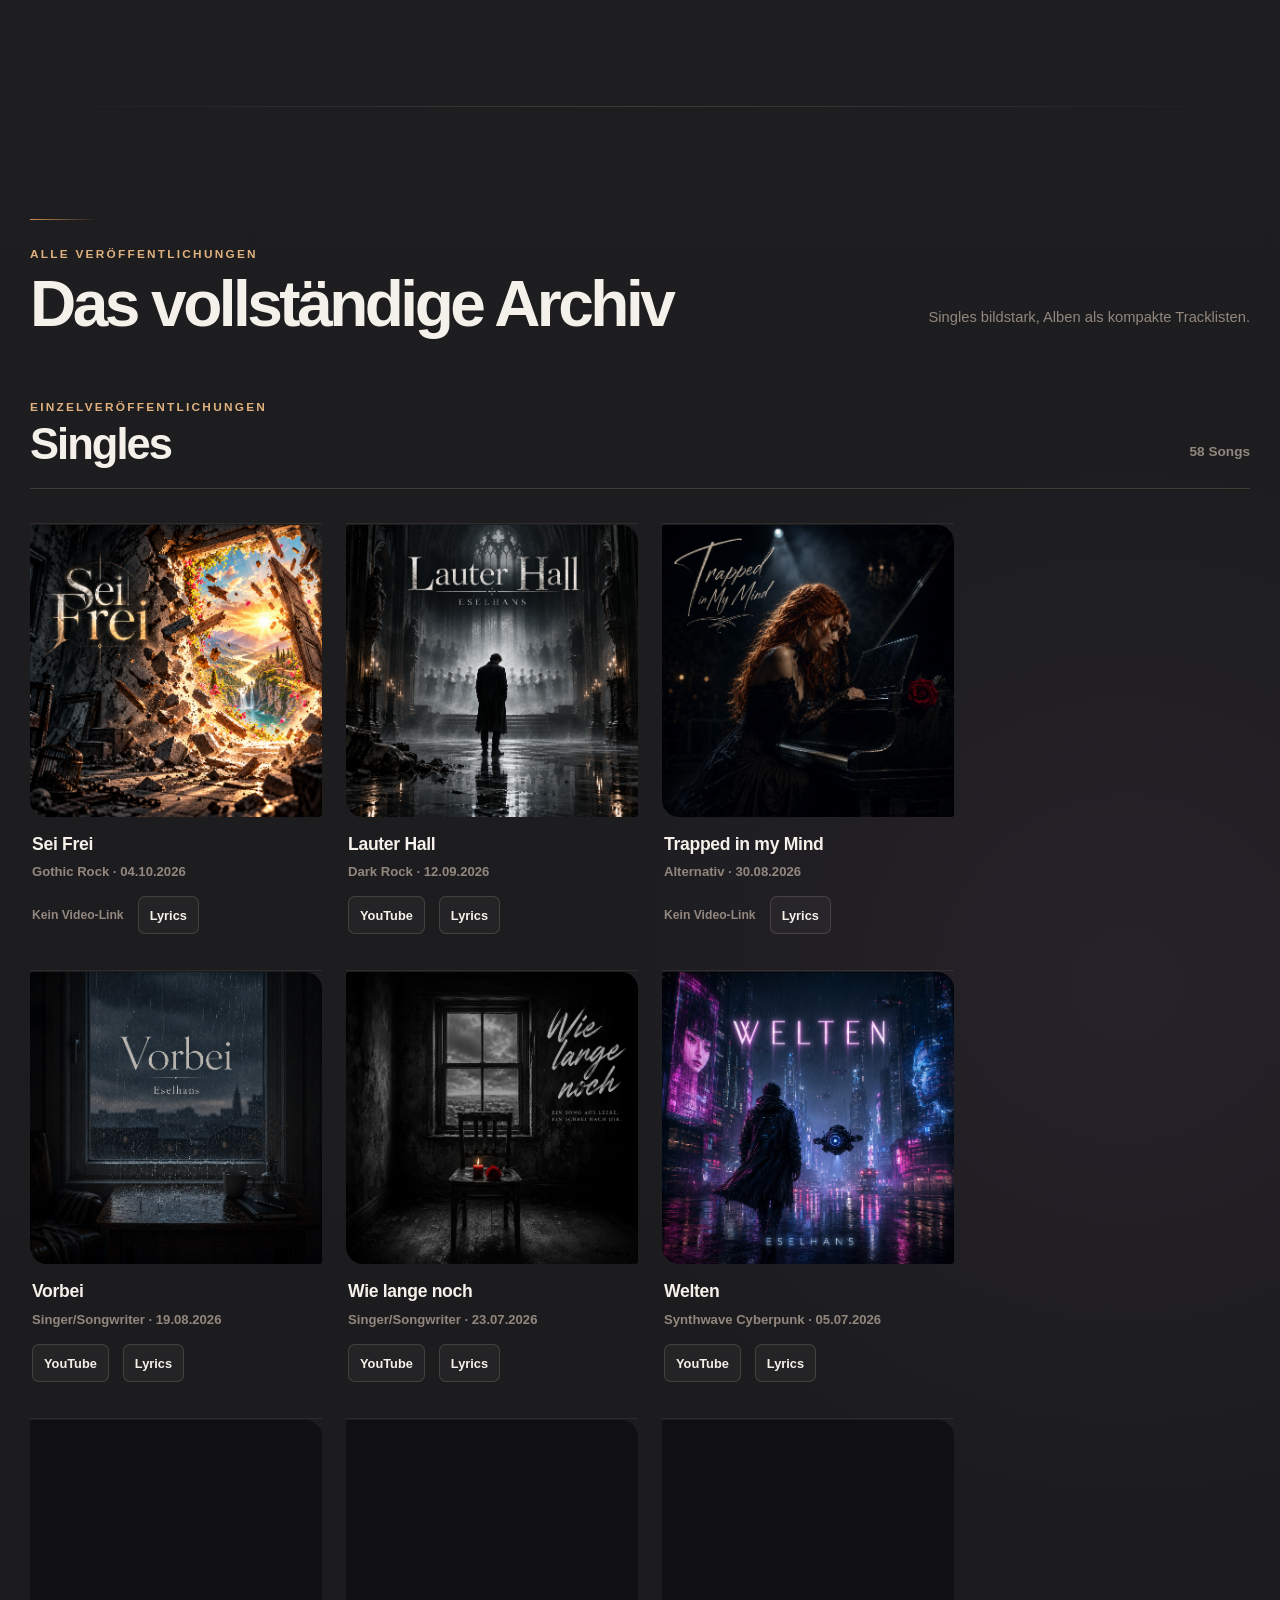
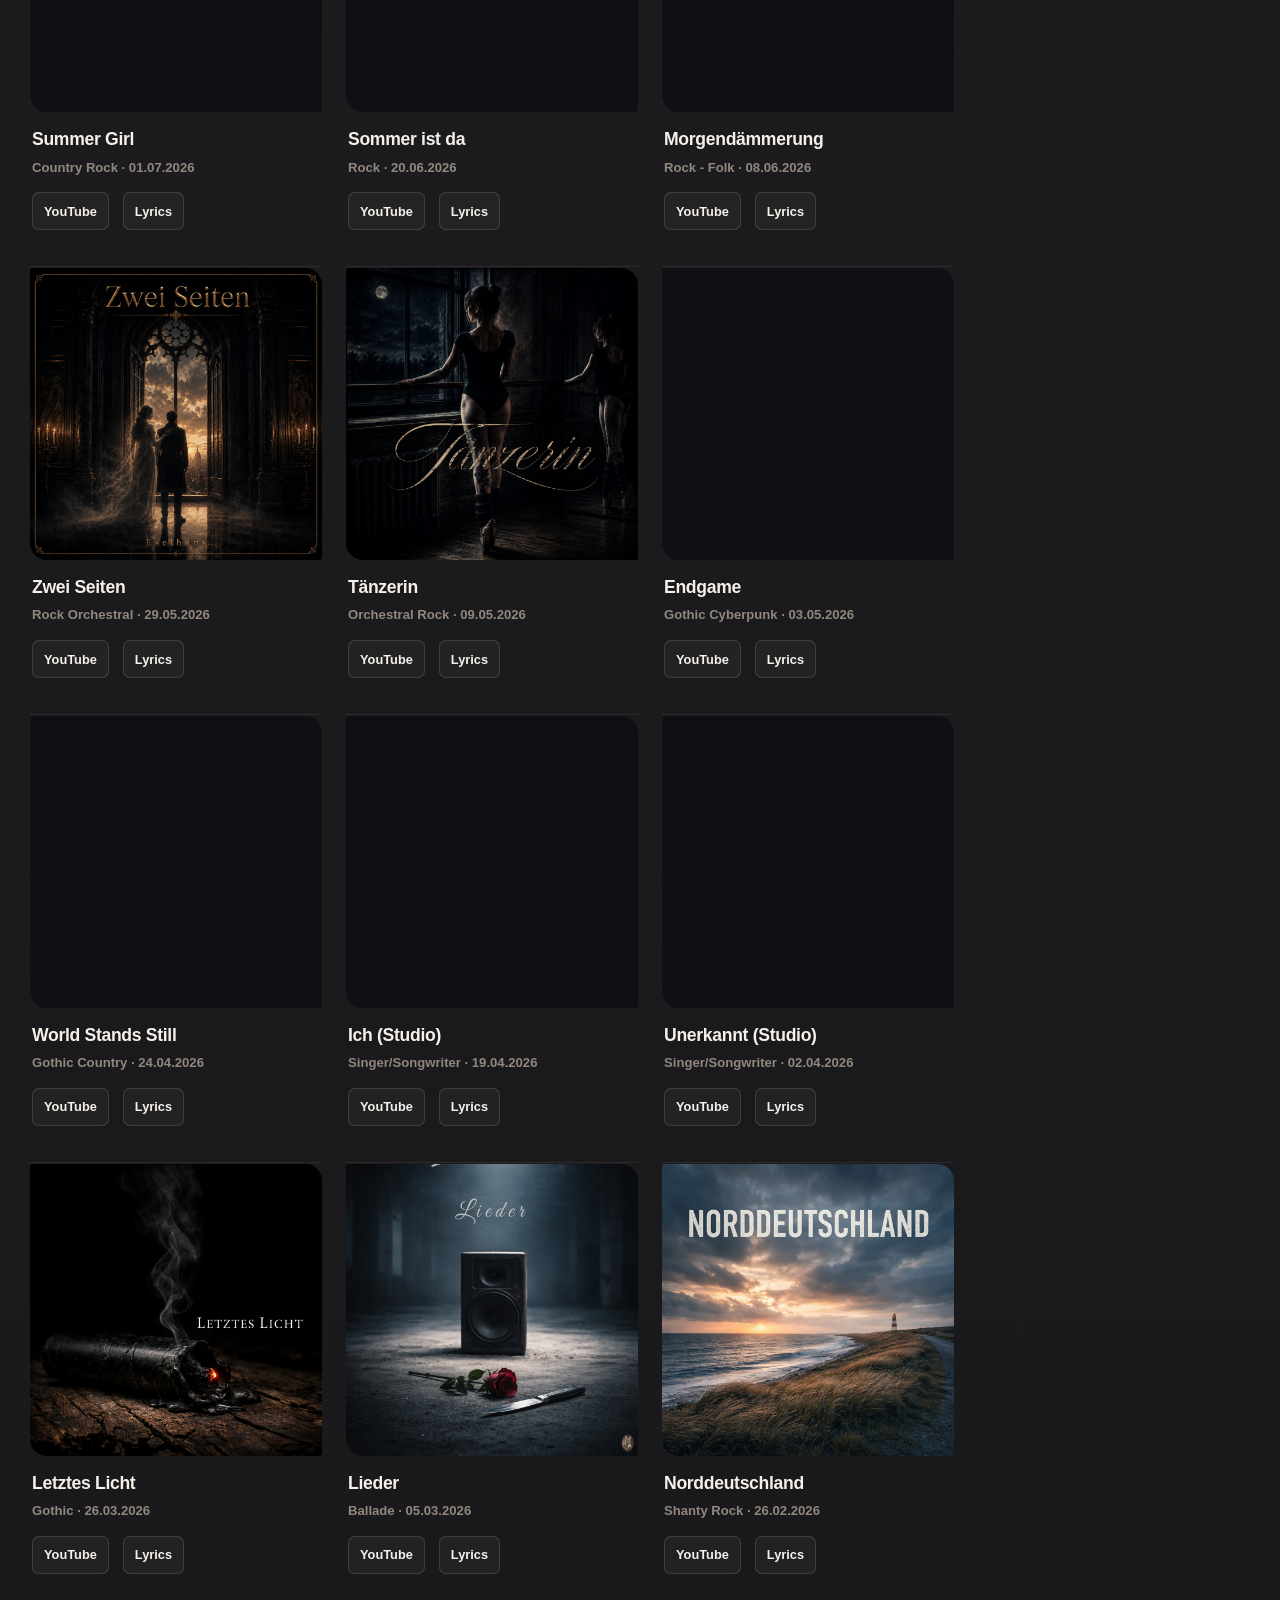
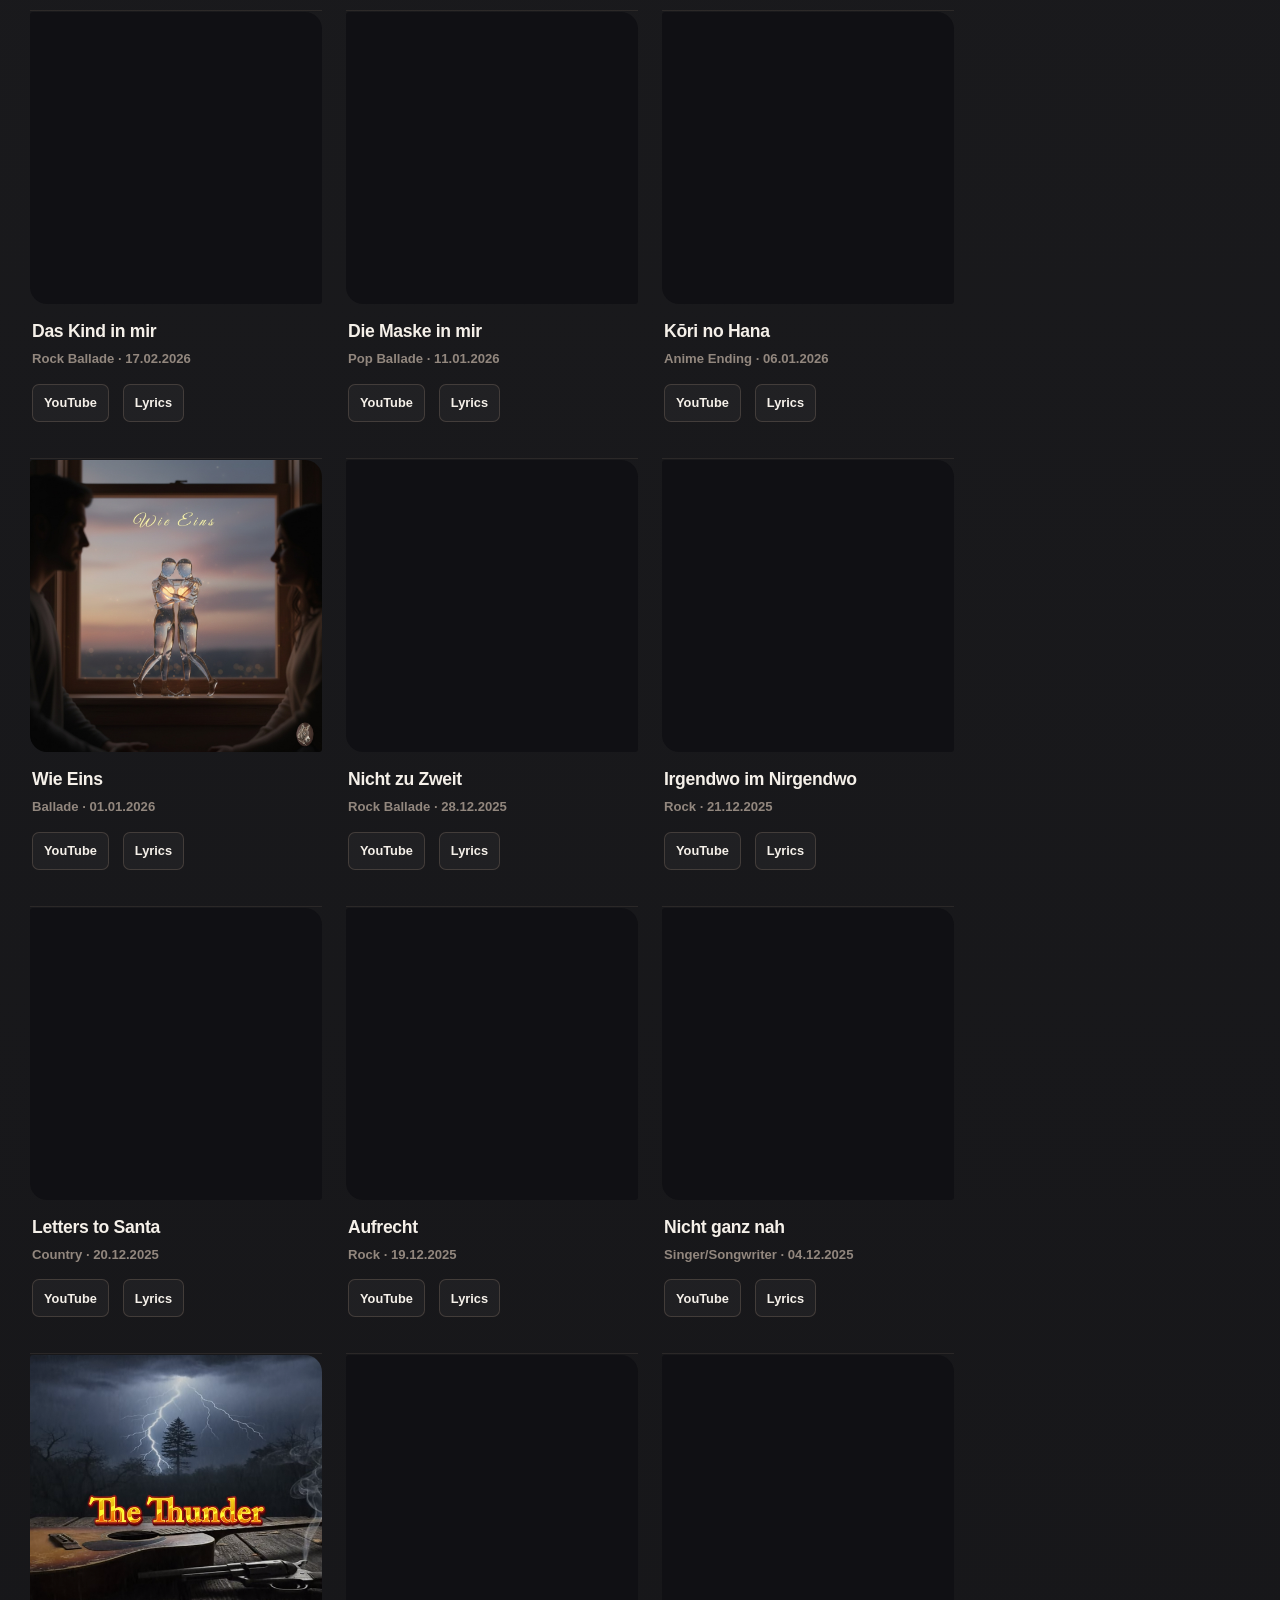
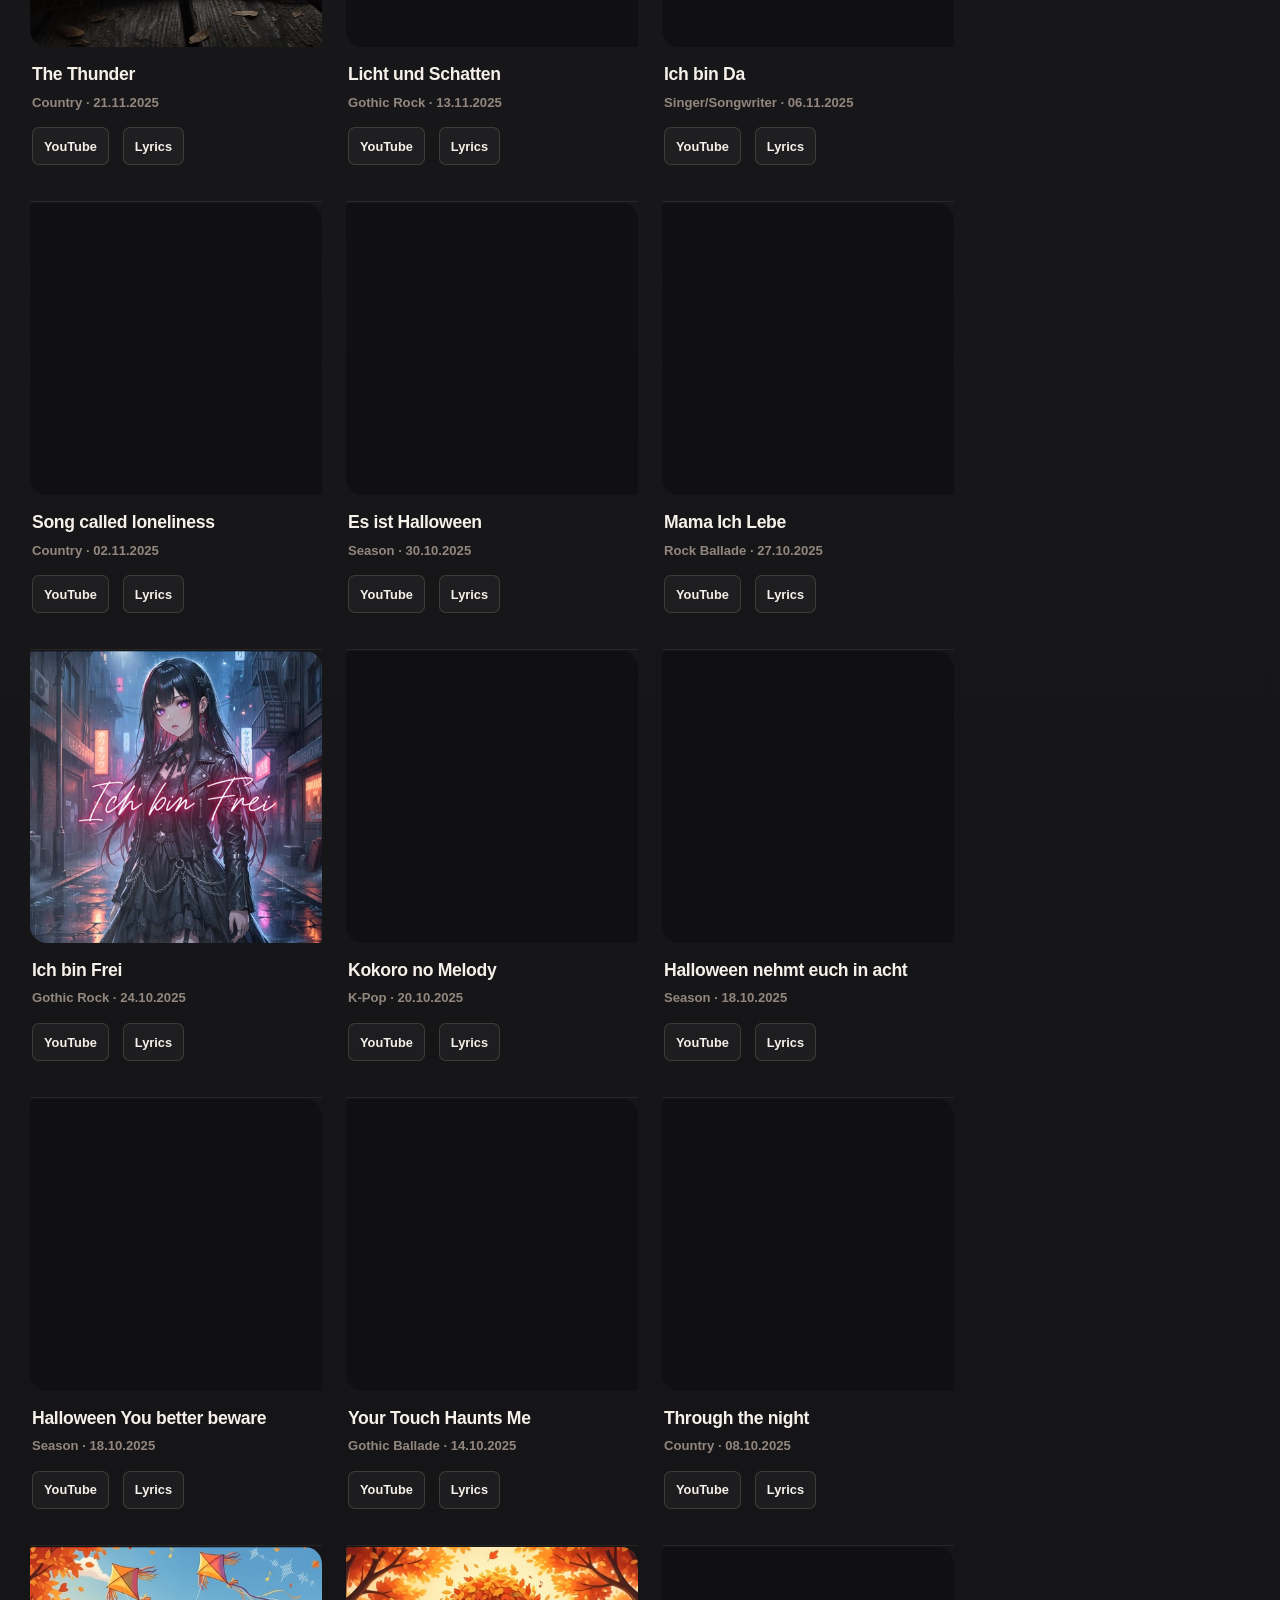
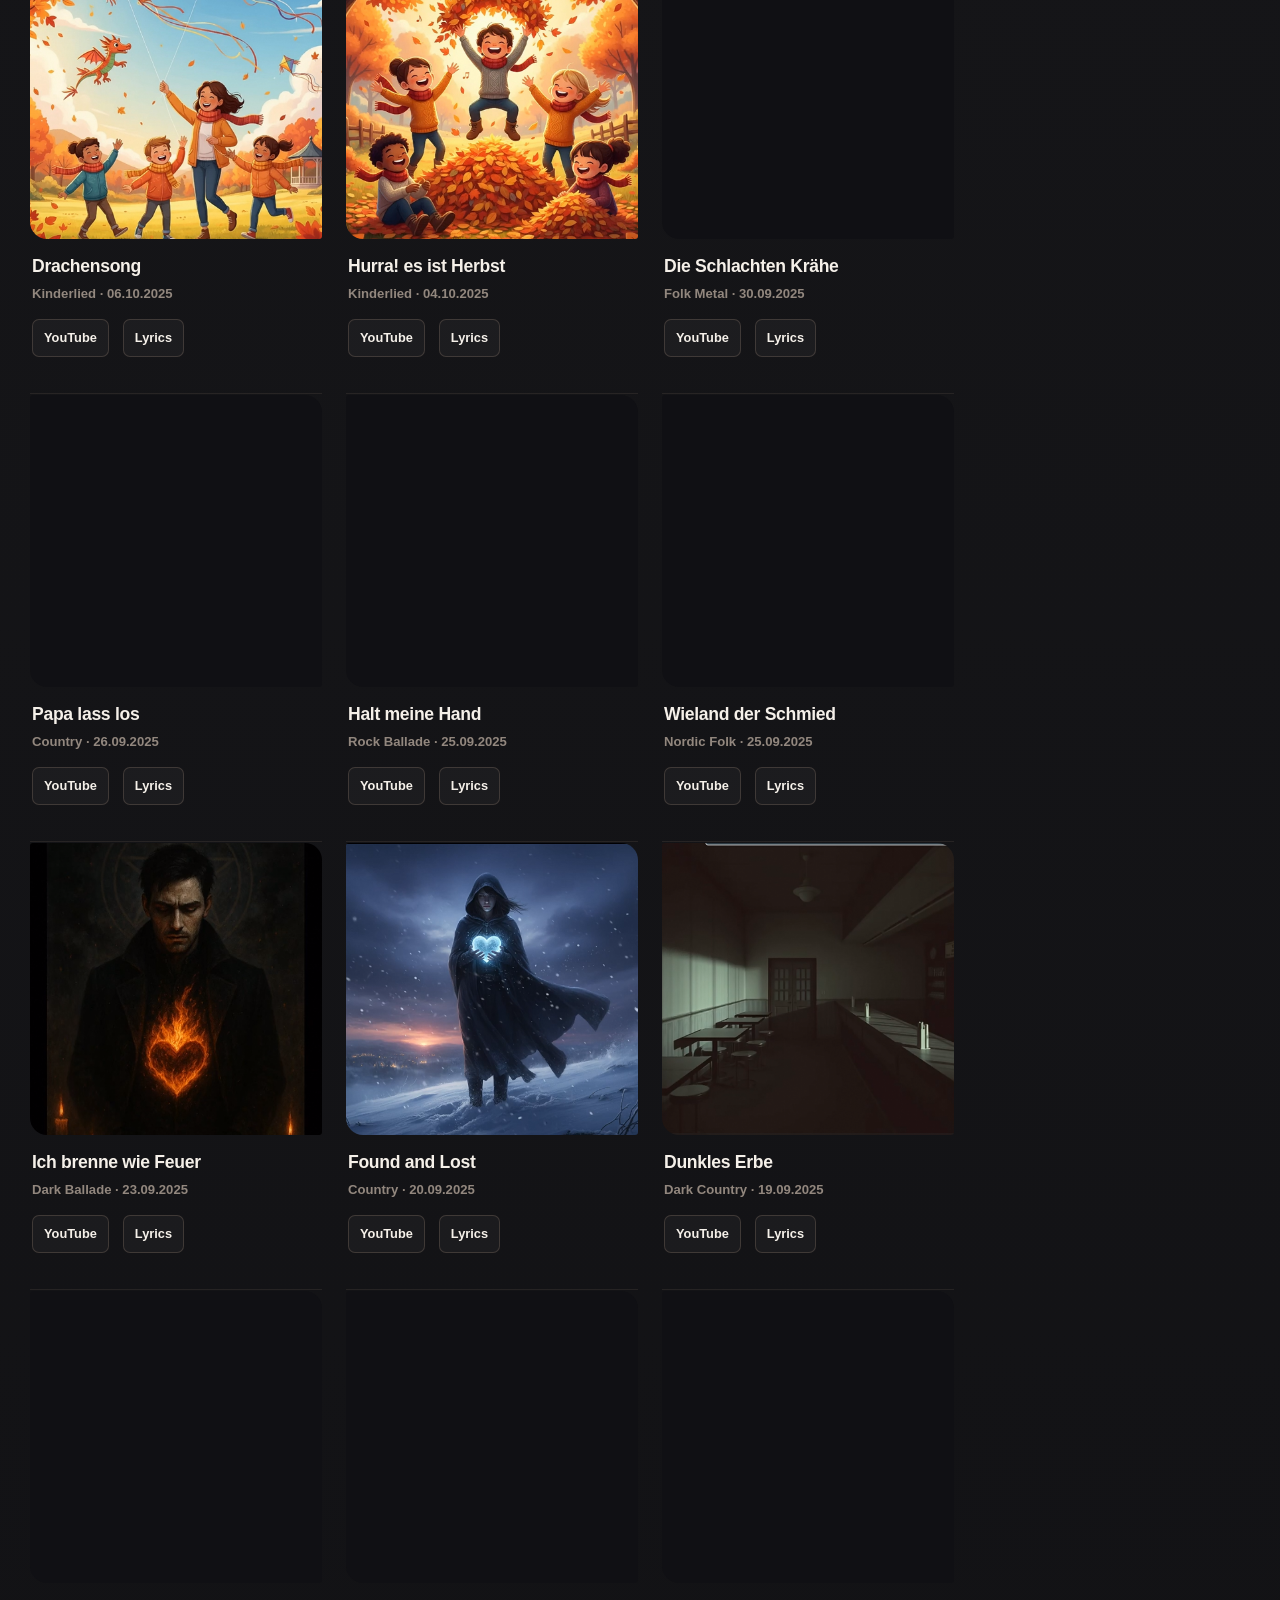
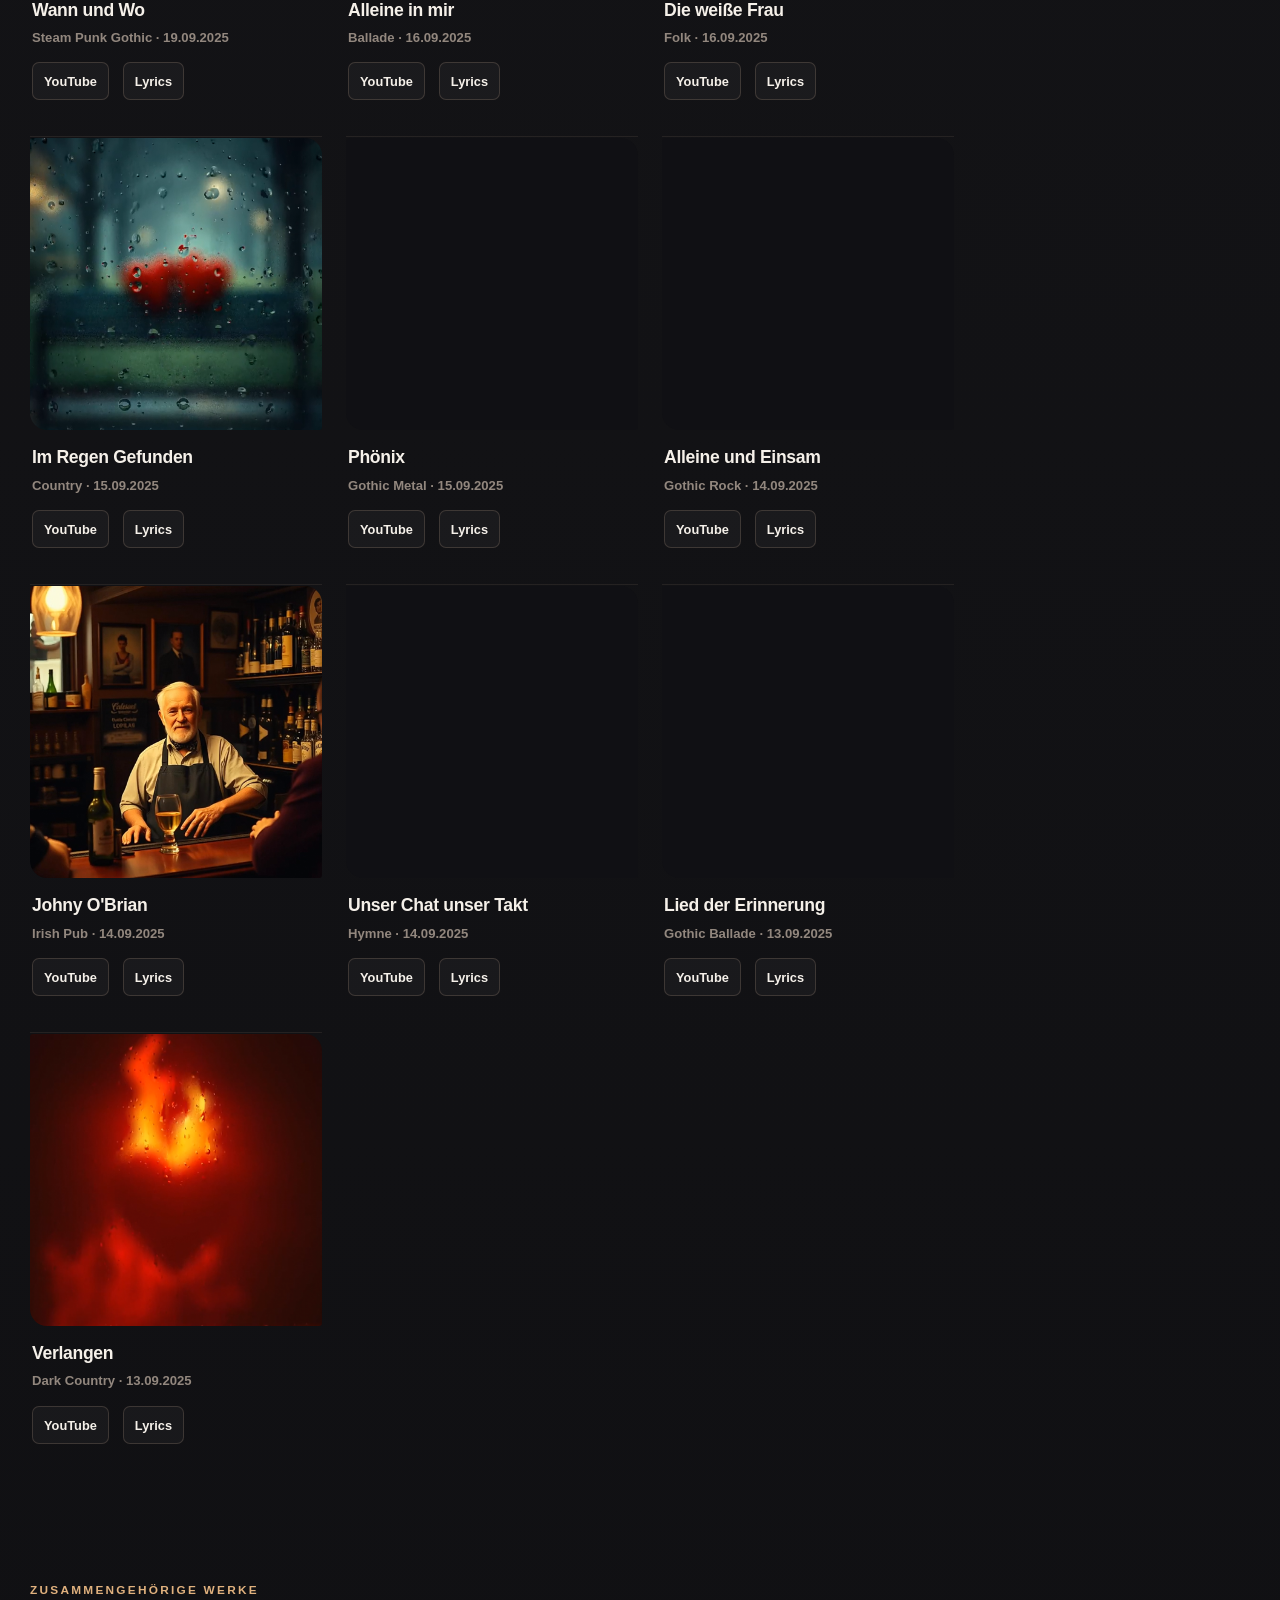
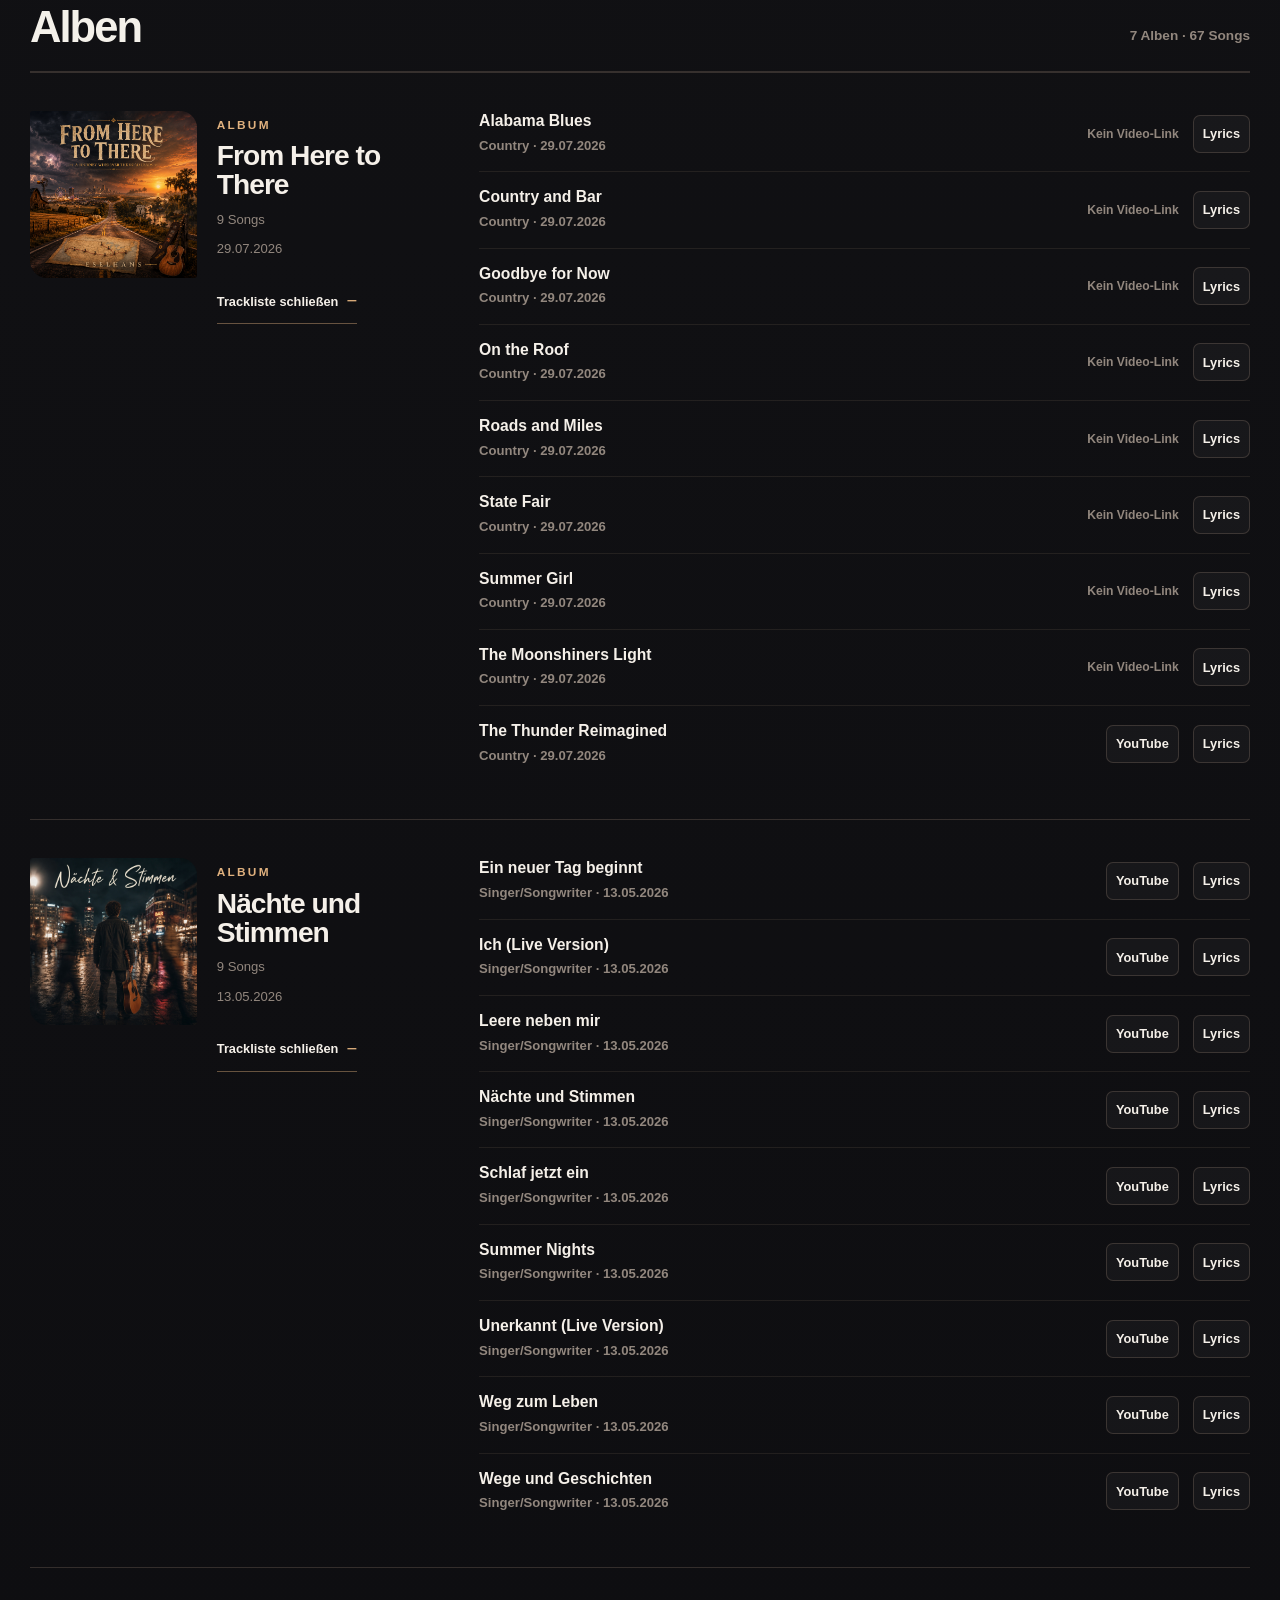
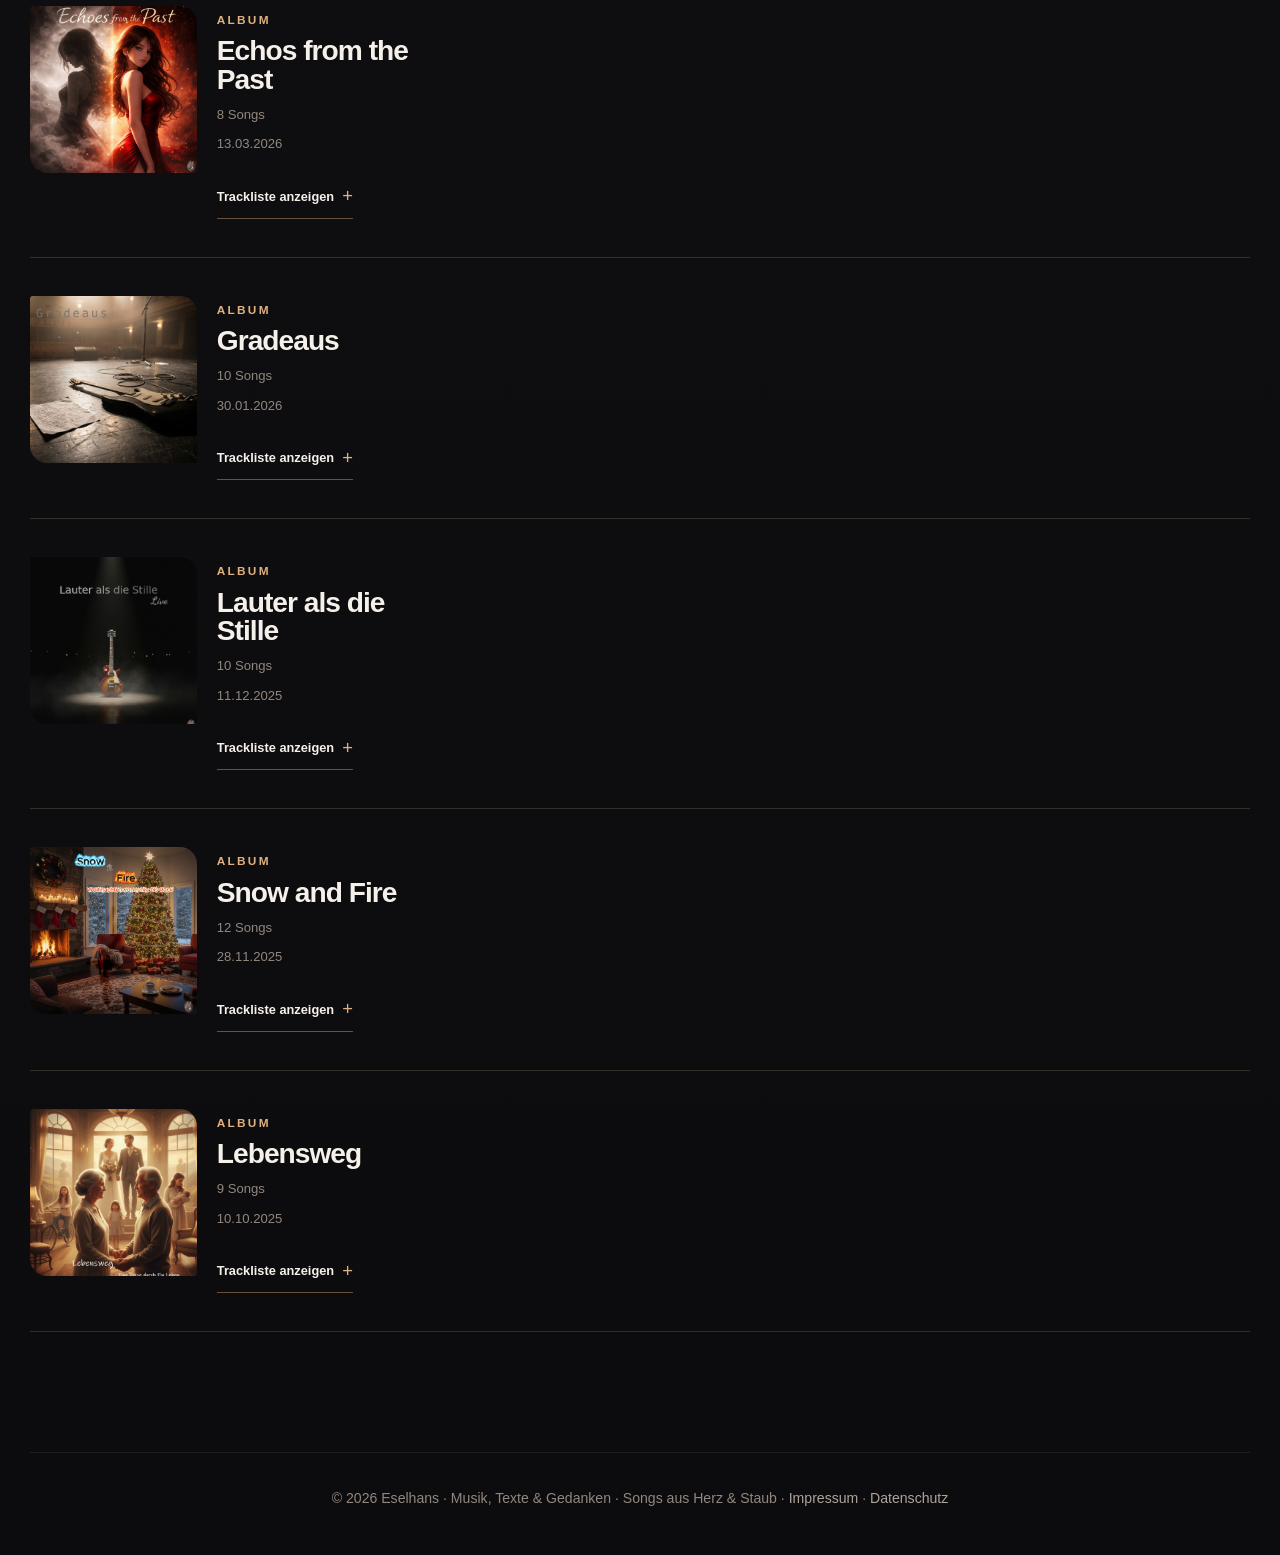
<file: songs.html>
<!DOCTYPE html>
<html lang="de">
<head>
  <meta charset="UTF-8">
  <meta name="viewport" content="width=device-width, initial-scale=1.0">
  <title>Eselhans | Songs und Videos</title>
  <meta name="description" content="Songs und Videos von Eselhans: Alben, Singles, Cover, YouTube-Links und Songtexte an einem Ort.">
  <meta name="robots" content="index,follow">
  <link rel="canonical" href="https://eselhans.github.io/songs.html">
  <meta property="og:type" content="website">
  <meta property="og:title" content="Eselhans | Songs und Videos">
  <meta property="og:description" content="Alle Songs, Videos, Cover und Songtexte von Eselhans gesammelt auf einer Seite.">
  <meta property="og:url" content="https://eselhans.github.io/songs.html">
  <meta property="og:image" content="https://eselhans.github.io/bilder/logo-eselhans.png">
  <meta name="twitter:card" content="summary_large_image">
  <meta name="twitter:title" content="Eselhans | Songs und Videos">
  <meta name="twitter:description" content="Alle Songs, Videos, Cover und Songtexte von Eselhans gesammelt auf einer Seite.">
  <meta name="twitter:image" content="https://eselhans.github.io/bilder/logo-eselhans.png">
  <link rel="stylesheet" href="style.css" data-unified-style="true">
  <link rel="stylesheet" href="songs.css">
  <script src="navigation.js" defer></script>
  <script src="songs.js" defer></script>
</head>

<body class="songs-page">
  <a class="skip-link" href="#main-content">Zum Inhalt springen</a>

  <div class="songs-page-content" id="songs-page">
    <div class="songs-shell">
      <nav class="topbar" aria-label="Hauptnavigation">
        <a class="brand" href="/">
          <img
            class="brand-logo"
            src="bilder/logo-eselhans.png"
            alt="Eselhans Logo"
          >
          <span>Eselhans</span>
        </a>

        <button
          class="menu-toggle"
          type="button"
          aria-expanded="false"
          aria-controls="primary-navigation"
          aria-label="Menü öffnen"
        >
          <span class="menu-toggle-text">Menü</span>
          <span class="menu-toggle-icon" aria-hidden="true">
            <span></span>
            <span></span>
            <span></span>
          </span>
        </button>

        <div class="nav-links" id="primary-navigation">
          <a href="/">Home</a>
          <a href="songs.html" aria-current="page">Songs und Videos</a>
          <a href="musik.html">Hier Streamen</a>
          <a href="news.html">News</a>
          <a href="about.html">Über mich</a>
        </div>
      </nav>

      <main id="main-content">
        <header class="archive-hero">
          <span class="section-kicker">Musikarchiv</span>
          <h1>Songs &amp; Videos</h1>
          <div class="hero-intro">
            <p>
              Alle Songs von Eselhans – von Gothic-Balladen bis Country.
            </p>
            <p class="catalog-count" id="catalog-count">
              112 veröffentlichte Songs
            </p>
          </div>
        </header>

        <section
          class="archive-tools"
          aria-labelledby="archive-tools-title"
        >
          <h2 class="visually-hidden" id="archive-tools-title">
            Musikarchiv durchsuchen und filtern
          </h2>

          <div class="search-field">
            <label for="song-search">Musikarchiv durchsuchen</label>
            <input
              id="song-search"
              type="search"
              placeholder="Songs, Alben oder Genre suchen …"
              autocomplete="off"
              spellcheck="false"
            >
          </div>

          <div
            class="type-filter"
            role="group"
            aria-label="Veröffentlichungstyp filtern"
          >
            <button
              class="filter-button"
              type="button"
              data-filter="all"
              aria-pressed="true"
              aria-controls="archive-content"
            >
              Alle
            </button>
            <button
              class="filter-button"
              type="button"
              data-filter="singles"
              aria-pressed="false"
              aria-controls="archive-content"
            >
              Singles
            </button>
            <button
              class="filter-button"
              type="button"
              data-filter="albums"
              aria-pressed="false"
              aria-controls="archive-content"
            >
              Alben
            </button>
          </div>

          <div class="sort-field">
            <label for="song-sort">Sortierung</label>
            <select id="song-sort">
              <option value="newest">Neueste zuerst</option>
              <option value="oldest">Älteste zuerst</option>
              <option value="title">Titel A–Z</option>
            </select>
          </div>

          <div class="tool-status">
            <p
              id="result-status"
              role="status"
              aria-live="polite"
              aria-atomic="true"
            >
              Songs werden geladen …
            </p>
            <button
              class="text-button"
              id="search-reset"
              type="button"
              hidden
            >
              Suche zurücksetzen
            </button>
          </div>
        </section>

        <section
          class="latest-section"
          id="latest-section"
          aria-labelledby="latest-title"
        >
          <div class="section-heading">
            <div>
              <span class="section-rule" aria-hidden="true"></span>
              <span class="section-kicker">Frisch veröffentlicht</span>
              <h2 id="latest-title">Neue Veröffentlichungen</h2>
            </div>
            <p>Die jüngsten Titel – direkt aus den vorhandenen Daten.</p>
          </div>

          <div class="latest-grid" id="latest-releases">
            <p class="loading-state">Veröffentlichungen werden geladen …</p>
          </div>
        </section>

        <section
          class="archive-section"
          id="archive-content"
          aria-labelledby="archive-title"
          aria-busy="true"
        >
          <div class="section-heading archive-heading">
            <div>
              <span class="section-rule" aria-hidden="true"></span>
              <span class="section-kicker">Alle Veröffentlichungen</span>
              <h2 id="archive-title">Das vollständige Archiv</h2>
            </div>
            <p id="archive-summary">
              Singles bildstark, Alben als kompakte Tracklisten.
            </p>
          </div>

          <div class="empty-state" id="empty-state" hidden>
            <span class="section-kicker">Keine Treffer</span>
            <h3>Kein Song passt zu dieser Auswahl.</h3>
            <p>
              Versuche einen anderen Suchbegriff oder zeige wieder das
              vollständige Archiv.
            </p>
            <button class="button primary" id="empty-reset" type="button">
              Suche zurücksetzen
            </button>
          </div>

          <section
            class="singles-section"
            id="singles-section"
            aria-labelledby="singles-title"
          >
            <div class="subsection-heading">
              <div>
                <span class="section-kicker">Einzelveröffentlichungen</span>
                <h3 id="singles-title">Singles</h3>
              </div>
              <p id="singles-count">54 Songs</p>
            </div>
            <div class="singles-grid" id="singles-grid"></div>
          </section>

          <section
            class="albums-section"
            id="albums-section"
            aria-labelledby="albums-title"
          >
            <div class="subsection-heading">
              <div>
                <span class="section-kicker">Zusammengehörige Werke</span>
                <h3 id="albums-title">Alben</h3>
              </div>
              <p id="albums-count">6 Alben · 58 Songs</p>
            </div>
            <div class="album-list" id="album-list"></div>
          </section>
        </section>
      </main>

      <footer>
        &copy; 2026 Eselhans &middot; Musik, Texte &amp; Gedanken &middot;
        Songs aus Herz &amp; Staub &middot;
        <a href="impressum.html">Impressum</a> &middot;
        <a href="datenschutz.html">Datenschutz</a>
      </footer>
    </div>
  </div>

  <div
    class="lyrics-modal"
    id="lyrics-modal"
    role="dialog"
    aria-modal="true"
    aria-labelledby="lyrics-modal-title"
    aria-describedby="lyrics-modal-meta"
    hidden
  >
    <div class="lyrics-dialog">
      <header class="lyrics-header">
        <div class="lyrics-header-copy">
          <span class="section-kicker">Songtext</span>
          <h2 id="lyrics-modal-title">Songtitel</h2>
          <p class="lyrics-meta" id="lyrics-modal-meta"></p>
        </div>
        <button
          class="lyrics-close"
          id="lyrics-close"
          type="button"
          aria-label="Lyrics schließen"
        >
          <span aria-hidden="true">×</span>
          <span>Schließen</span>
        </button>
      </header>

      <div class="lyrics-body">
        <aside class="lyrics-song-info">
          <img
            id="lyrics-cover"
            src="bilder/cover-platzhalter.png"
            alt=""
          >
          <a
            class="text-link"
            id="lyrics-youtube"
            href="#"
            target="_blank"
            rel="noopener"
            hidden
          >
            Auf YouTube ansehen
          </a>
        </aside>

        <div class="lyrics-text" id="lyrics-modal-text"></div>
      </div>
    </div>
  </div>
</body>
</html>
</file>
<file: style.css>
/* =========================
   ESSELHANS CLEAN PREMIUM UI
   v3 - FULL REBUILD MATCHED TO YOUR HTML
========================= */

:root {
  --bg: #09090d;
  --card: rgba(255, 255, 255, 0.06);
  --card-strong: rgba(255, 255, 255, 0.09);
  --border: rgba(255, 255, 255, 0.12);

  --text: #f4f1ea;
  --muted: #b9b0a6;

  --accent: #c98b4f;
  --accent-soft: rgba(201, 139, 79, 0.18);

  --shadow: rgba(0, 0, 0, 0.55);
}

* {
  box-sizing: border-box;
  margin: 0;
  padding: 0;
}

html {
  scroll-behavior: smooth;
}

body {
  font-family: Arial, Helvetica, sans-serif;
  background: var(--bg);
  color: var(--text);
  line-height: 1.6;
}

/* =========================
   PAGE WRAPPER
========================= */

.page {
  width: min(1120px, 92%);
  margin: auto;
  padding: 28px 0 60px;
}

/* =========================
   TOPBAR (NAV)
========================= */

.topbar {
  position: sticky;
  top: 14px;
  z-index: 100;

  display: flex;
  align-items: center;
  justify-content: space-between;
  gap: 18px;

  padding: 12px 16px;
  margin-bottom: 36px;

  border-radius: 999px;
  border: 1px solid var(--border);

  background: rgba(9, 9, 13, 0.72);
  backdrop-filter: blur(14px);

  box-shadow: 0 18px 45px var(--shadow);
}

.brand {
  display: flex;
  align-items: center;
  gap: 10px;
  font-weight: 900;
  color: var(--text);
  text-decoration: none;
  font-size: 1.1rem;
}

.brand-logo {
  width: 38px;
  height: 38px;
  border-radius: 50%;
  object-fit: cover;
  border: 1px solid var(--border);
}

/* NAV LINKS */
.nav-links {
  display: flex;
  flex-wrap: wrap;
  gap: 10px;
}

.nav-links a {
  padding: 10px 14px;
  border-radius: 999px;

  border: 1px solid var(--border);
  background: rgba(255, 255, 255, 0.05);

  color: var(--text);
  text-decoration: none;
  font-weight: 700;
  font-size: 0.9rem;

  transition: 0.25s ease;
}

.nav-links a:hover {
  transform: translateY(-2px);
  background: var(--accent-soft);
  border-color: rgba(201, 139, 79, 0.5);
}

/* =========================
   HERO
========================= */

.hero {
  display: grid;
  grid-template-columns: 1.2fr 0.8fr;
  gap: 26px;

  padding: 42px;
  border-radius: 32px;

  border: 1px solid var(--border);
  background: linear-gradient(135deg, #14141a, #0b0b10);

  box-shadow: 0 25px 70px var(--shadow);

  margin-bottom: 26px;
}

.eyebrow {
  display: inline-block;
  margin-bottom: 14px;
  padding: 6px 12px;

  border-radius: 999px;
  border: 1px solid var(--border);

  font-size: 0.8rem;
  text-transform: uppercase;
  letter-spacing: 0.08em;

  color: var(--muted);
  background: rgba(255,255,255,0.04);
}

h1 {
  font-size: clamp(2.6rem, 6vw, 5.5rem);
  line-height: 0.95;
  margin-bottom: 14px;
  letter-spacing: -0.05em;
}

.lead {
  color: var(--muted);
  font-size: 1.1rem;
  max-width: 700px;
}

/* HERO ACTIONS */
.hero-actions {
  display: flex;
  gap: 12px;
  flex-wrap: wrap;
  margin-top: 18px;
}

/* BUTTONS */
.button {
  display: inline-flex;
  align-items: center;
  justify-content: center;

  padding: 10px 16px;
  border-radius: 999px;

  border: 1px solid var(--border);
  background: rgba(255,255,255,0.06);

  color: var(--text);
  text-decoration: none;
  font-weight: 800;

  transition: 0.25s ease;
}

.button:hover {
  transform: translateY(-3px);
  background: var(--accent-soft);
}

.button.primary {
  background: var(--accent);
  color: #1a120a;
  border-color: rgba(255,255,255,0.2);
}

/* =========================
   BANNER
========================= */

.banner-wrap {
  border-radius: 26px;
  overflow: hidden;

  border: 1px solid var(--border);
  background: rgba(255,255,255,0.03);
}

.banner-wrap img {
  width: 100%;
  height: 100%;
  object-fit: cover;
  display: block;
}

/* =========================
   SECTIONS
========================= */

.section-card {
  margin-top: 24px;
  padding: 28px;

  border-radius: 26px;
  border: 1px solid var(--border);

  background: rgba(255,255,255,0.04);
  box-shadow: 0 20px 60px var(--shadow);
}

.section-head {
  margin-bottom: 18px;
}

h2 {
  font-size: 2rem;
  margin-bottom: 10px;
}

/* =========================
   NEWS BOX
========================= */

.news-box {
  display: grid;
  grid-template-columns: 220px 1fr auto;
  gap: 18px;

  padding: 18px;

  border-radius: 20px;
  border: 1px solid var(--border);

  background: rgba(255,255,255,0.05);
}

.news-box img {
  width: 100%;
  max-width: 140px;
  aspect-ratio: 1 / 1;
  object-fit: cover;
  border-radius: 14px;
}

.news-label {
  font-size: 0.75rem;
  text-transform: uppercase;
  letter-spacing: 0.08em;

  color: var(--accent);
  font-weight: 900;
}

/* =========================
   VIDEO
========================= */

.video-frame {
  width: 100%;
  aspect-ratio: 16 / 9;

  border-radius: 20px;
  overflow: hidden;

  border: 1px solid var(--border);
  box-shadow: 0 18px 50px var(--shadow);
}

.video-frame iframe {
  width: 100%;
  height: 100%;
  border: 0;
}

/* =========================
   TILE GRID
========================= */

.tile-grid {
  display: grid;
  grid-template-columns: repeat(4, 1fr);
  gap: 16px;
}

.tile {
  padding: 20px;

  border-radius: 22px;
  border: 1px solid var(--border);

  background: rgba(255,255,255,0.05);

  text-decoration: none;
  color: var(--text);

  transition: 0.25s ease;
}

.tile:hover {
  transform: translateY(-5px);
  background: var(--card-strong);
  border-color: rgba(201,139,79,0.5);
}

.tile span {
  font-size: 0.75rem;
  text-transform: uppercase;
  color: var(--accent);
  letter-spacing: 0.08em;
  font-weight: 900;
}

.tile p {
  color: var(--muted);
  font-size: 0.95rem;
}

/* =========================
   PLATFORMS
========================= */

.platforms {
  display: flex;
  flex-wrap: wrap;
  gap: 10px;
}

.platforms a {
  padding: 10px 14px;
  border-radius: 999px;

  border: 1px solid var(--border);
  background: rgba(255,255,255,0.05);

  text-decoration: none;
  color: var(--text);
  font-weight: 700;
}

/* =========================
   FOOTER
========================= */

footer {
  margin-top: 40px;
  text-align: center;
  color: var(--muted);
}

/* =========================
   ANIMATIONS
========================= */

.hero, .section-card, .tile, .news-box {
  animation: fadeIn 0.5s ease both;
}

@keyframes fadeIn {
  from {
    opacity: 0;
    transform: translateY(10px);
  }
  to {
    opacity: 1;
    transform: translateY(0);
  }
}

/* =========================
   MOBILE
========================= */

@media (max-width: 900px) {
  .hero {
    grid-template-columns: 1fr;
  }

  .tile-grid {
    grid-template-columns: repeat(2, 1fr);
  }

  .news-box {
    grid-template-columns: 1fr;
  }

  .topbar {
    flex-direction: column;
    border-radius: 20px;
  }
}

@media (max-width: 600px) {
  .tile-grid {
    grid-template-columns: 1fr;
  }
}

/* =========================
   UNIFIED SITE POLISH
   Shared visual layer for all active pages
========================= */

:root {
  --bg: #09090d;
  --surface: rgba(15, 15, 21, 0.78);
  --surface-soft: rgba(255, 255, 255, 0.045);
  --surface-hover: rgba(255, 255, 255, 0.075);
  --border: rgba(255, 255, 255, 0.13);
  --text: #f4f1ea;
  --muted: #b9b0a6;
  --accent: #c98b4f;
  --accent-soft: rgba(201, 139, 79, 0.17);
  --shadow: rgba(0, 0, 0, 0.42);
}

html {
  text-size-adjust: 100%;
}

body {
  min-height: 100vh;
  font-family: Arial, Helvetica, sans-serif;
  color: var(--text);
  background:
    radial-gradient(circle at 18% 0%, rgba(201, 139, 79, 0.13), transparent 28%),
    radial-gradient(circle at 86% 6%, rgba(106, 86, 128, 0.10), transparent 26%),
    linear-gradient(rgba(7, 7, 10, 0.88), rgba(7, 7, 10, 0.96)),
    url("bilder/hintergrund-eselhans.png");
  background-size: cover;
  background-position: center top;
  background-attachment: fixed;
  line-height: 1.6;
}

a {
  color: inherit;
}

.page {
  width: min(1120px, 92%);
  margin: 0 auto;
  padding: 28px 0 58px;
}

.topbar {
  position: sticky;
  top: 12px;
  z-index: 100;
  display: flex;
  align-items: center;
  justify-content: space-between;
  gap: 16px;
  min-height: 64px;
  padding: 10px 12px;
  margin-bottom: 30px;
  border: 1px solid var(--border);
  border-radius: 10px;
  background: rgba(9, 9, 13, 0.82);
  box-shadow: 0 16px 36px rgba(0, 0, 0, 0.34);
  backdrop-filter: blur(14px);
}

.brand {
  display: inline-flex;
  align-items: center;
  flex: 0 0 auto;
  gap: 10px;
  min-width: max-content;
  color: var(--text);
  text-decoration: none;
  font-size: 1.08rem;
  font-weight: 900;
  letter-spacing: 0;
}

.brand-logo {
  width: 38px;
  height: 38px;
  border-radius: 50%;
  object-fit: cover;
  border: 1px solid rgba(255, 255, 255, 0.18);
}

.nav-links {
  display: flex !important;
  align-items: center;
  justify-content: flex-end;
  flex-wrap: wrap;
  gap: 8px;
}

.nav-links a,
.button,
.link-button,
.button-row a,
.button-row button {
  display: inline-flex;
  align-items: center;
  justify-content: center;
  min-height: 40px;
  padding: 9px 13px;
  border: 1px solid var(--border);
  border-radius: 8px;
  background: rgba(255, 255, 255, 0.055);
  color: var(--text);
  text-decoration: none;
  font-size: 0.92rem;
  font-weight: 800;
  line-height: 1.15;
  cursor: pointer;
  transition: background 0.2s ease, border-color 0.2s ease, transform 0.2s ease;
}

.nav-links a:hover,
.button:hover,
.link-button:hover,
.button-row a:hover,
.button-row button:hover {
  transform: translateY(-1px);
  background: var(--accent-soft);
  border-color: rgba(201, 139, 79, 0.55);
}

.nav-links a[aria-current="page"] {
  background: var(--accent-soft);
  border-color: rgba(201, 139, 79, 0.55);
}

.menu-toggle {
  display: none;
  align-items: center;
  justify-content: center;
  gap: 8px;
  min-width: 44px;
  min-height: 44px;
  padding: 8px 11px;
  border: 1px solid var(--border);
  border-radius: 8px;
  background: rgba(255, 255, 255, 0.055);
  color: var(--text);
  font: inherit;
  font-size: 0.88rem;
  font-weight: 800;
  line-height: 1;
  cursor: pointer;
}

.menu-toggle-icon {
  display: grid;
  width: 18px;
  gap: 4px;
}

.menu-toggle-icon span {
  display: block;
  width: 100%;
  height: 2px;
  border-radius: 999px;
  background: currentColor;
  transition: transform 0.2s ease, opacity 0.2s ease;
}

.menu-toggle[aria-expanded="true"] .menu-toggle-icon span:nth-child(1) {
  transform: translateY(6px) rotate(45deg);
}

.menu-toggle[aria-expanded="true"] .menu-toggle-icon span:nth-child(2) {
  opacity: 0;
}

.menu-toggle[aria-expanded="true"] .menu-toggle-icon span:nth-child(3) {
  transform: translateY(-6px) rotate(-45deg);
}

a:focus-visible,
button:focus-visible,
.button:focus-visible,
.link-button:focus-visible,
input:focus-visible,
textarea:focus-visible,
select:focus-visible {
  outline: 3px solid rgba(201, 139, 79, 0.85);
  outline-offset: 3px;
}

.button.primary {
  background: var(--accent);
  color: #171008;
  border-color: rgba(255, 255, 255, 0.2);
}

.hero,
.section-card,
.legal-card {
  border: 1px solid var(--border);
  border-radius: 8px;
  background: var(--surface);
  box-shadow: 0 18px 44px var(--shadow);
  backdrop-filter: blur(12px);
}

.hero {
  display: grid;
  grid-template-columns: 1fr;
  gap: 24px;
  padding: 34px;
  margin-bottom: 24px;
}

.hero:has(.banner-wrap) {
  grid-template-columns: minmax(0, 1.1fr) minmax(260px, 0.9fr);
}

.section-card,
.legal-card {
  padding: 26px;
  margin-top: 22px;
}

.legal-card {
  max-width: 920px;
  margin-left: auto;
  margin-right: auto;
}

.eyebrow {
  display: inline-flex;
  align-items: center;
  min-height: 30px;
  margin-bottom: 14px;
  padding: 6px 10px;
  border: 1px solid var(--border);
  border-radius: 8px;
  background: rgba(255, 255, 255, 0.045);
  color: var(--muted);
  font-size: 0.78rem;
  font-weight: 800;
  letter-spacing: 0.08em;
  text-transform: uppercase;
}

h1 {
  margin: 0 0 14px;
  font-size: 4.4rem;
  line-height: 0.98;
  letter-spacing: 0;
}

.legal-card h1 {
  min-width: 0;
  overflow-wrap: anywhere;
  hyphens: auto;
}

h2,
.album-title {
  margin: 0 0 14px;
  color: var(--text);
  font-size: 2rem;
  line-height: 1.15;
  letter-spacing: 0;
}

h3,
.song-title {
  color: var(--text);
  font-size: 1.15rem;
  line-height: 1.25;
  letter-spacing: 0;
}

.lead,
.section-text,
.tile p,
.song-meta,
.lyrics,
.notice,
.meta {
  color: var(--muted);
}

.lead {
  max-width: 760px;
  font-size: 1.08rem;
}

.grid,
.tile-grid {
  display: grid;
  grid-template-columns: repeat(3, minmax(0, 1fr));
  gap: 16px;
}

.grid.two {
  grid-template-columns: repeat(2, minmax(0, 1fr));
}

.tile,
.song-card,
.news-box,
.notice,
.banner-wrap,
.video-frame {
  border: 1px solid var(--border);
  border-radius: 8px;
  background: var(--surface-soft);
  box-shadow: none;
}

.tile,
.song-card {
  min-width: 0;
  overflow: hidden;
}

.tile {
  display: flex;
  flex-direction: column;
  min-height: 150px;
  padding: 20px;
  gap: 8px;
  color: var(--text);
  text-decoration: none;
}

.tile:hover,
.song-card:hover {
  transform: translateY(-2px);
  background: var(--surface-hover);
  border-color: rgba(201, 139, 79, 0.5);
}

.tile span,
.news-label {
  color: var(--accent);
  font-size: 0.76rem;
  font-weight: 900;
  letter-spacing: 0.08em;
  text-transform: uppercase;
}

.platform-icon,
.tile .platform-icon {
  display: inline-flex;
  align-items: center;
  justify-content: center;
  flex: 0 0 58px;
  width: 58px;
  height: 58px;
  margin: 4px 0 6px;
  border: 1px solid var(--border);
  border-radius: 8px;
  background: rgba(255, 255, 255, 0.055);
  color: var(--text);
  letter-spacing: 0;
  text-transform: none;
  overflow: hidden;
}

.platform-logo {
  display: block;
  flex: 0 0 auto;
  width: 34px;
  height: 34px;
  max-width: 34px;
  max-height: 34px;
  object-fit: contain;
}

.platform-youtube .platform-logo rect {
  fill: #d94b42;
}

.platform-youtube .platform-logo path,
.platform-youtube-music .platform-logo path,
.platform-apple .platform-logo path {
  fill: #fff7ed;
}

.platform-youtube-music .platform-logo circle:first-child {
  fill: #d94b42;
  opacity: 0.92;
}

.platform-youtube-music .platform-logo circle:nth-child(2) {
  fill: rgba(9, 9, 13, 0.34);
}

.platform-spotify .platform-logo circle {
  fill: #42b869;
}

.platform-spotify .platform-logo path {
  fill: none;
  stroke: #08120c;
  stroke-width: 4;
  stroke-linecap: round;
}

.platform-apple .platform-logo rect {
  fill: #d95f8d;
  opacity: 0.86;
}

.platform-amazon .platform-logo rect {
  fill: #2f97c8;
  opacity: 0.86;
}

.platform-amazon .platform-logo text {
  fill: #fff7ed;
  font-family: Arial, Helvetica, sans-serif;
  font-size: 30px;
  font-weight: 900;
}

.platform-amazon .platform-logo path {
  fill: none;
  stroke: #fff7ed;
  stroke-width: 3.4;
  stroke-linecap: round;
}

.platform-eselhans .platform-logo {
  width: 40px;
  height: 40px;
  max-width: 40px;
  max-height: 40px;
  border-radius: 50%;
  object-fit: cover;
}

.tile-button {
  order: 10;
  display: inline-flex;
  align-items: center;
  justify-content: center;
  width: fit-content;
  min-height: 38px;
  margin-top: auto;
  padding: 8px 12px;
  border: 1px solid rgba(201, 139, 79, 0.45);
  border-radius: 8px;
  background: rgba(201, 139, 79, 0.14);
  color: var(--text);
  font-size: 0.86rem;
  font-weight: 900;
  letter-spacing: 0;
  text-transform: none;
}

.featured-platform {
  grid-column: span 2;
  background: rgba(201, 139, 79, 0.10);
  border-color: rgba(201, 139, 79, 0.38);
}

.banner-wrap {
  overflow: hidden;
  aspect-ratio: 16 / 10;
}

.banner-wrap img,
.song-card img,
.news-box img {
  display: block;
  width: 100%;
  object-fit: cover;
}

.news-box {
  display: grid;
  grid-template-columns: 150px minmax(0, 1fr) auto;
  gap: 18px;
  align-items: center;
  padding: 16px;
}

.news-list,
#news-container {
  display: grid;
  gap: 16px;
}

.news-section-title {
  margin-bottom: 16px;
  font-size: 1.35rem;
}

.news-box img {
  max-width: none;
  aspect-ratio: 1 / 1;
  border-radius: 8px;
}

.news-cover {
  overflow: hidden;
  margin-bottom: 16px;
  border: 1px solid var(--border);
  border-radius: 8px;
  background: var(--surface-soft);
}

.news-cover img {
  display: block;
  width: 100%;
  aspect-ratio: 1 / 1;
  object-fit: cover;
}

.song-grid {
  display: grid;
  grid-template-columns: repeat(auto-fit, minmax(230px, 1fr));
  gap: 16px;
}

.song-card {
  background: rgba(255, 255, 255, 0.045);
}

.song-card img {
  height: 176px;
}

.song-content {
  padding: 14px;
}

.button-row {
  display: flex;
  flex-wrap: wrap;
  gap: 8px;
  margin-top: 12px;
}

.lyrics {
  margin-top: 12px;
  white-space: pre-line;
}

.modal-open {
  overflow: hidden;
}

.lyrics-modal[hidden] {
  display: none;
}

.lyrics-modal {
  position: fixed;
  inset: 0;
  z-index: 1000;
  display: grid;
  place-items: center;
  padding: 24px;
  background: rgba(3, 3, 6, 0.74);
}

.lyrics-dialog {
  position: relative;
  width: min(760px, 100%);
  max-height: min(82vh, 820px);
  overflow: auto;
  padding: 26px;
  border: 1px solid var(--border);
  border-radius: 8px;
  background: rgba(15, 15, 21, 0.98);
  box-shadow: 0 24px 70px rgba(0, 0, 0, 0.62);
}

.lyrics-close {
  position: absolute;
  top: 14px;
  right: 14px;
}

.lyrics-text {
  margin-top: 18px;
  color: var(--text);
  white-space: pre-line;
  line-height: 1.72;
}

#search {
  width: 100% !important;
  max-width: 520px;
  min-height: 44px;
  padding: 11px 14px !important;
  border: 1px solid var(--border) !important;
  border-radius: 8px !important;
  background: rgba(255, 255, 255, 0.055) !important;
  color: var(--text) !important;
  outline: none !important;
}

#search:focus {
  border-color: rgba(201, 139, 79, 0.72) !important;
  box-shadow: 0 0 0 3px rgba(201, 139, 79, 0.16);
}

.search-summary {
  display: flex;
  align-items: center;
  gap: 10px;
  flex-wrap: wrap;
  margin-top: 12px;
}

.search-status {
  margin: 0;
  color: var(--muted);
}

.search-summary .button {
  min-height: 36px;
  padding: 7px 11px;
}

.search-summary .button[hidden] {
  display: none;
}

footer {
  margin-top: 34px;
  padding: 22px 0 0;
  color: var(--muted);
  text-align: center;
  font-size: 0.92rem;
}

footer a {
  color: var(--text);
  text-decoration: none;
  opacity: 0.88;
}

footer a:hover {
  color: var(--accent);
  opacity: 1;
}

@media (max-width: 980px) {
  body {
    background-attachment: scroll;
  }

  .topbar {
    align-items: stretch;
    flex-direction: column;
    border-radius: 8px;
  }

  .brand {
    justify-content: center;
  }

  .nav-links {
    justify-content: center;
  }

  .hero,
  .hero:has(.banner-wrap),
  .grid,
  .grid.two,
  .tile-grid,
  .news-box {
    grid-template-columns: 1fr;
  }

  .featured-platform {
    grid-column: auto;
  }

  h1 {
    font-size: 3.2rem;
  }
}

@media (max-width: 640px) {
  .page {
    width: min(94%, 1120px);
    padding-top: 16px;
  }

  .topbar {
    top: 8px;
    gap: 10px;
    padding: 10px;
  }

  .nav-links {
    display: grid !important;
    grid-template-columns: repeat(2, minmax(0, 1fr));
    width: 100%;
    gap: 8px;
  }

  .nav-links a {
    width: 100%;
    min-height: 42px;
    padding: 9px 8px;
    font-size: 0.86rem;
  }

  .hero,
  .section-card,
  .legal-card {
    padding: 20px;
  }

  h1 {
    font-size: 2.55rem;
  }

  h2,
  .album-title {
    font-size: 1.65rem;
  }

  .lead {
    font-size: 1rem;
  }

  .news-box {
    align-items: start;
  }

  .button,
  .link-button {
    width: 100%;
  }

  .tile-button {
    width: 100%;
  }

  .lyrics-modal {
    align-items: stretch;
    padding: 12px;
  }

  .lyrics-dialog {
    max-height: calc(100vh - 24px);
    padding: 20px;
  }

  .lyrics-close {
    position: static;
    width: 100%;
    margin-bottom: 14px;
  }
}

@media (max-width: 700px) {
  html.has-mobile-menu .topbar {
    display: grid;
    grid-template-columns: minmax(0, 1fr) auto;
    align-items: center;
    gap: 8px;
    min-height: 64px;
    padding: 8px 10px;
    border-radius: 10px;
  }

  html.has-mobile-menu .brand {
    justify-content: flex-start;
    min-width: 0;
  }

  html.has-mobile-menu .menu-toggle {
    display: inline-flex;
  }

  html.has-mobile-menu .nav-links {
    position: absolute;
    top: calc(100% + 8px);
    right: 0;
    left: 0;
    display: none !important;
    grid-template-columns: 1fr;
    width: 100%;
    padding: 10px;
    border: 1px solid var(--border);
    border-radius: 10px;
    background: rgba(9, 9, 13, 0.96);
    box-shadow: 0 18px 36px rgba(0, 0, 0, 0.42);
    backdrop-filter: blur(14px);
  }

  html.has-mobile-menu .nav-links.is-open {
    display: grid !important;
  }

  html.has-mobile-menu .nav-links a {
    min-height: 44px;
  }
}
</file>
<file: home.css>
/* Homepage redesign rules are scoped to body.home-page. */

body.home-page {
  --home-bg: #08080b;
  --home-bg-soft: #101014;
  --home-surface: rgba(20, 18, 18, 0.66);
  --home-surface-strong: rgba(27, 23, 21, 0.84);
  --home-line: rgba(226, 196, 165, 0.18);
  --home-line-soft: rgba(226, 196, 165, 0.09);
  --home-text: #f5f0e9;
  --home-muted: #c4b9ae;
  --home-faint: #8f847b;
  --home-copper: #ca8d52;
  --home-copper-light: #e0b17e;
  --home-copper-deep: #754524;
  --home-violet: #6b536e;
  --home-shadow: rgba(0, 0, 0, 0.52);

  min-width: 0;
  min-height: 100vh;
  margin: 0;
  overflow-x: clip;
  color: var(--home-text);
  background:
    radial-gradient(circle at 16% 5%, rgba(153, 84, 40, 0.22), transparent 29rem),
    radial-gradient(circle at 88% 19%, rgba(77, 54, 82, 0.2), transparent 31rem),
    linear-gradient(180deg, rgba(8, 8, 11, 0.88), rgba(8, 8, 11, 0.98)),
    url("bilder/hintergrund-eselhans.png") center top / cover fixed;
  font-family: Arial, Helvetica, sans-serif;
  line-height: 1.65;
}

.home-page *,
.home-page *::before,
.home-page *::after {
  box-sizing: border-box;
}

.home-page a {
  color: inherit;
}

.home-page img,
.home-page iframe {
  display: block;
  max-width: 100%;
}

.home-page button,
.home-page a {
  -webkit-tap-highlight-color: transparent;
}

.home-page a:focus-visible,
.home-page button:focus-visible {
  outline: 3px solid rgba(224, 177, 126, 0.92);
  outline-offset: 4px;
}

.home-page .skip-link {
  position: fixed;
  top: 12px;
  left: 12px;
  z-index: 500;
  padding: 10px 14px;
  border-radius: 6px;
  color: #17100b;
  background: var(--home-copper-light);
  font-weight: 800;
  text-decoration: none;
  transform: translateY(-180%);
}

.home-page .skip-link:focus {
  transform: translateY(0);
}

.home-page .home-shell {
  width: min(1220px, calc(100% - 56px));
  margin: 0 auto;
}

/* Navigation: existing structure and behavior, lightly restyled. */
.home-page .topbar {
  position: sticky;
  top: 16px;
  z-index: 100;
  display: flex;
  align-items: center;
  justify-content: space-between;
  gap: 20px;
  min-height: 64px;
  margin: 20px 0 0;
  padding: 9px 12px 9px 16px;
  border: 1px solid var(--home-line);
  border-radius: 12px;
  background: rgba(8, 8, 11, 0.78);
  box-shadow: 0 20px 55px rgba(0, 0, 0, 0.28);
  backdrop-filter: blur(18px);
}

.home-page .brand {
  display: inline-flex;
  align-items: center;
  flex: 0 0 auto;
  gap: 10px;
  min-width: max-content;
  color: var(--home-text);
  font-size: 1.08rem;
  font-weight: 900;
  letter-spacing: 0.01em;
  text-decoration: none;
}

.home-page .brand-logo {
  width: 40px;
  height: 40px;
  border: 1px solid rgba(255, 255, 255, 0.15);
  border-radius: 50%;
  object-fit: cover;
}

.home-page .nav-links {
  display: flex !important;
  align-items: center;
  justify-content: flex-end;
  flex-wrap: wrap;
  gap: 4px;
}

.home-page .nav-links a {
  position: relative;
  display: inline-flex;
  align-items: center;
  justify-content: center;
  min-height: 42px;
  padding: 8px 13px;
  border: 0;
  border-radius: 7px;
  background: transparent;
  color: var(--home-muted);
  font-size: 0.9rem;
  font-weight: 800;
  line-height: 1.2;
  text-decoration: none;
  transition: color 180ms ease, background 180ms ease;
}

.home-page .nav-links a::after {
  position: absolute;
  right: 13px;
  bottom: 5px;
  left: 13px;
  height: 1px;
  background: var(--home-copper);
  content: "";
  opacity: 0;
  transform: scaleX(0.25);
  transition: opacity 180ms ease, transform 180ms ease;
}

.home-page .nav-links a:hover,
.home-page .nav-links a[aria-current="page"] {
  color: var(--home-text);
  background: rgba(202, 141, 82, 0.1);
}

.home-page .nav-links a[aria-current="page"]::after {
  opacity: 1;
  transform: scaleX(1);
}

.home-page .menu-toggle {
  display: none;
  align-items: center;
  justify-content: center;
  gap: 8px;
  min-width: 44px;
  min-height: 44px;
  padding: 8px 11px;
  border: 1px solid var(--home-line);
  border-radius: 8px;
  color: var(--home-text);
  background: rgba(255, 255, 255, 0.055);
  font: inherit;
  font-size: 0.88rem;
  font-weight: 800;
  line-height: 1;
  cursor: pointer;
}

.home-page .menu-toggle-icon {
  display: grid;
  width: 18px;
  gap: 4px;
}

.home-page .menu-toggle-icon span {
  display: block;
  width: 100%;
  height: 2px;
  border-radius: 999px;
  background: currentColor;
  transition: transform 180ms ease, opacity 180ms ease;
}

.home-page
  .menu-toggle[aria-expanded="true"]
  .menu-toggle-icon
  span:nth-child(1) {
  transform: translateY(6px) rotate(45deg);
}

.home-page
  .menu-toggle[aria-expanded="true"]
  .menu-toggle-icon
  span:nth-child(2) {
  opacity: 0;
}

.home-page
  .menu-toggle[aria-expanded="true"]
  .menu-toggle-icon
  span:nth-child(3) {
  transform: translateY(-6px) rotate(-45deg);
}

/* Hero stage */
.home-page .home-hero {
  position: relative;
  min-height: min(700px, calc(100vh - 180px));
  padding: clamp(64px, 6.5vw, 96px) 0 60px;
  isolation: isolate;
}

.home-page .hero-glow {
  position: absolute;
  top: -7rem;
  right: 0;
  z-index: -1;
  width: min(68vw, 880px);
  aspect-ratio: 1;
  border-radius: 50%;
  background:
    radial-gradient(circle, rgba(169, 104, 53, 0.23), transparent 55%),
    radial-gradient(circle at 60% 42%, rgba(98, 69, 101, 0.19), transparent 48%);
  filter: blur(26px);
  opacity: 0.86;
}

.home-page .hero-grid {
  display: grid;
  grid-template-columns: minmax(0, 0.84fr) minmax(460px, 1.16fr);
  align-items: center;
  gap: clamp(48px, 8vw, 112px);
}

.home-page .hero-copy {
  position: relative;
  z-index: 2;
  min-width: 0;
  padding-left: clamp(0px, 2vw, 28px);
}

.home-page .eyebrow,
.home-page .section-kicker {
  display: inline-flex;
  align-items: center;
  gap: 12px;
  min-height: 0;
  margin: 0;
  padding: 0;
  border: 0;
  border-radius: 0;
  background: transparent;
  color: var(--home-copper-light);
  font-size: 0.77rem;
  font-weight: 900;
  letter-spacing: 0.17em;
  line-height: 1.4;
  text-transform: uppercase;
}

.home-page .eyebrow::before,
.home-page .section-kicker::before {
  width: 34px;
  height: 1px;
  background: var(--home-copper);
  content: "";
}

.home-page h1,
.home-page h2,
.home-page h3,
.home-page p {
  margin-top: 0;
}

.home-page h1 {
  max-width: 8ch;
  margin-bottom: 28px;
  font-size: clamp(5rem, 9.4vw, 8.7rem);
  font-weight: 900;
  letter-spacing: -0.065em;
  line-height: 0.82;
  text-shadow: 0 18px 60px rgba(0, 0, 0, 0.5);
}

.home-page .lead {
  max-width: 37rem;
  margin-bottom: 0;
  color: var(--home-muted);
  font-size: clamp(1.05rem, 1.5vw, 1.28rem);
  line-height: 1.72;
}

.home-page .hero-actions,
.home-page .button-row {
  display: flex;
  align-items: center;
  flex-wrap: wrap;
  gap: 12px;
  margin-top: 32px;
}

.home-page .button {
  display: inline-flex;
  align-items: center;
  justify-content: center;
  min-height: 48px;
  padding: 11px 18px;
  border: 1px solid var(--home-line);
  border-radius: 7px;
  color: var(--home-text);
  background: rgba(255, 255, 255, 0.045);
  font-size: 0.92rem;
  font-weight: 900;
  line-height: 1.2;
  text-align: center;
  text-decoration: none;
  transition:
    transform 180ms ease,
    border-color 180ms ease,
    background 180ms ease;
}

.home-page .button:hover {
  border-color: rgba(224, 177, 126, 0.55);
  background: rgba(224, 177, 126, 0.1);
  transform: translateY(-2px);
}

.home-page .button.primary {
  border-color: rgba(255, 255, 255, 0.15);
  color: #1c120a;
  background: linear-gradient(
    135deg,
    var(--home-copper-light),
    var(--home-copper)
  );
  box-shadow: 0 13px 32px rgba(117, 69, 36, 0.28);
}

.home-page .hero-art {
  position: relative;
  min-width: 0;
  margin: 0;
  transform: rotate(1.4deg);
}

.home-page .hero-art::before {
  position: absolute;
  inset: -9% 0;
  z-index: -1;
  border-radius: 50%;
  background: radial-gradient(
    circle,
    rgba(176, 112, 59, 0.25),
    rgba(72, 47, 74, 0.12) 46%,
    transparent 70%
  );
  content: "";
  filter: blur(30px);
}

.home-page .hero-art::after {
  position: absolute;
  inset: 0;
  background:
    linear-gradient(90deg, var(--home-bg) 0, transparent 18%),
    linear-gradient(180deg, transparent 58%, rgba(8, 8, 11, 0.76) 100%);
  content: "";
  pointer-events: none;
}

.home-page .hero-art img {
  width: 100%;
  min-height: 440px;
  max-height: 650px;
  border-radius: 2px 30px 2px 30px;
  object-fit: cover;
  filter: saturate(0.9) contrast(1.05);
  box-shadow: 0 38px 95px rgba(0, 0, 0, 0.48);
}

.home-page .hero-art figcaption {
  position: absolute;
  right: 24px;
  bottom: 18px;
  z-index: 2;
  color: rgba(245, 240, 233, 0.72);
  font-size: 0.7rem;
  font-weight: 900;
  letter-spacing: 0.18em;
  text-transform: uppercase;
}

.home-page .scroll-cue {
  position: absolute;
  bottom: 16px;
  left: clamp(0px, 2vw, 28px);
  width: 56px;
  height: 20px;
}

.home-page .scroll-cue span {
  display: block;
  width: 100%;
  height: 1px;
  background: linear-gradient(
    90deg,
    var(--home-copper),
    rgba(202, 141, 82, 0)
  );
}

/* Shared section flow */
.home-page .flow-section {
  position: relative;
  padding: clamp(92px, 11vw, 142px) 0;
}

.home-page .news-section {
  padding-top: clamp(68px, 7vw, 92px);
}

.home-page .flow-section::before {
  position: absolute;
  top: 0;
  right: 0;
  left: 0;
  height: 1px;
  background: linear-gradient(
    90deg,
    transparent,
    var(--home-line),
    transparent
  );
  content: "";
}

.home-page .section-intro {
  display: flex;
  align-items: end;
  justify-content: space-between;
  gap: 30px;
  margin-bottom: clamp(42px, 6vw, 68px);
}

.home-page .section-intro.compact {
  margin-bottom: 32px;
}

.home-page .section-rule {
  display: block;
  width: 48px;
  height: 1px;
  margin-bottom: 16px;
  background: linear-gradient(
    90deg,
    var(--home-copper),
    rgba(202, 141, 82, 0)
  );
}

.home-page h2 {
  max-width: 18ch;
  margin: 12px 0 0;
  font-size: clamp(2.6rem, 5vw, 4.7rem);
  font-weight: 850;
  letter-spacing: -0.045em;
  line-height: 0.98;
}

.home-page h3 {
  margin-bottom: 10px;
  font-size: clamp(1.4rem, 2.1vw, 2rem);
  line-height: 1.1;
}

.home-page .text-link {
  display: inline-flex;
  align-items: center;
  min-height: 44px;
  margin: 0;
  padding: 0;
  border: 0;
  border-bottom: 1px solid rgba(202, 141, 82, 0.55);
  border-radius: 0;
  background: transparent;
  color: var(--home-text);
  font-size: 0.9rem;
  font-weight: 850;
  text-decoration: none;
  transition: color 180ms ease, border-color 180ms ease;
}

.home-page .text-link:hover {
  border-color: var(--home-copper-light);
  color: var(--home-copper-light);
}

/* Editorial news: no outer section card. */
.home-page .news-editorial {
  display: grid;
  grid-template-columns: minmax(0, 1.2fr) minmax(330px, 0.8fr);
  gap: 18px 42px;
}

.home-page .news-story {
  display: grid;
  grid-template-columns: 140px minmax(0, 1fr);
  align-items: start;
  gap: 18px;
  min-width: 0;
  padding: 18px 0;
  border-top: 1px solid var(--home-line-soft);
}

.home-page .news-story.featured {
  grid-row: span 2;
  grid-template-columns: 1fr;
  padding-top: 0;
  border-top: 0;
}

.home-page .news-story.featured + .news-story {
  padding-top: 0;
  border-top: 0;
}

.home-page .news-image {
  position: relative;
  overflow: hidden;
  min-width: 0;
  aspect-ratio: 1;
  border-radius: 3px 18px 3px 18px;
  background: var(--home-bg-soft);
}

.home-page .news-story.featured .news-image {
  aspect-ratio: 16 / 10;
}

.home-page .news-image::after {
  position: absolute;
  inset: 0;
  border: 1px solid rgba(255, 255, 255, 0.08);
  border-radius: inherit;
  box-shadow: inset 0 -60px 90px rgba(0, 0, 0, 0.2);
  content: "";
  pointer-events: none;
}

.home-page .news-image img {
  width: 100%;
  height: 100%;
  object-fit: cover;
  transition: transform 450ms ease;
}

.home-page .news-story:hover .news-image img {
  transform: scale(1.025);
}

.home-page .news-copy {
  min-width: 0;
}

.home-page .news-label {
  display: inline-block;
  margin-bottom: 8px;
  color: var(--home-copper);
  font-size: 0.7rem;
  font-weight: 900;
  letter-spacing: 0.16em;
}

.home-page .news-copy p {
  margin-bottom: 15px;
  color: var(--home-muted);
}

.home-page .news-copy .news-date {
  margin: -2px 0 12px;
  color: var(--home-faint);
  font-size: 0.83rem;
  font-weight: 800;
}

.home-page .news-copy .text-link {
  margin-top: 4px;
}

.home-page .loading-state {
  grid-column: 1 / -1;
  color: var(--home-muted);
}

/* Video stage flowing out to viewport edges. */
.home-page .video-section {
  isolation: isolate;
}

.home-page .video-section::after {
  position: absolute;
  top: 4%;
  right: 0;
  bottom: 4%;
  left: 0;
  z-index: -2;
  background:
    radial-gradient(
      ellipse at 14% 48%,
      rgba(152, 87, 42, 0.24),
      rgba(74, 43, 28, 0.09) 40%,
      transparent 70%
    ),
    radial-gradient(
      ellipse at 82% 38%,
      rgba(81, 61, 88, 0.18),
      transparent 64%
    );
  content: "";
  filter: blur(14px);
  -webkit-mask-image: radial-gradient(ellipse, #000 42%, transparent 100%);
  mask-image: radial-gradient(ellipse, #000 42%, transparent 100%);
}

.home-page .video-atmosphere {
  position: absolute;
  right: 0;
  bottom: 6%;
  z-index: -1;
  width: 46%;
  aspect-ratio: 1;
  border-radius: 50%;
  background: rgba(150, 93, 52, 0.11);
  filter: blur(80px);
}

.home-page .video-layout {
  display: grid;
  grid-template-columns: minmax(280px, 0.72fr) minmax(0, 1.28fr);
  align-items: center;
  gap: clamp(46px, 7vw, 88px);
}

.home-page .video-copy p {
  max-width: 35rem;
  margin: 25px 0 0;
  color: var(--home-muted);
  font-size: 1.03rem;
}

.home-page .video-copy .button-row {
  align-items: flex-start;
  flex-direction: column;
}

.home-page .video-frame {
  position: relative;
  overflow: hidden;
  width: 100%;
  aspect-ratio: 16 / 9;
  border: 1px solid rgba(226, 196, 165, 0.12);
  border-radius: 3px 20px 3px 20px;
  background: #000;
  box-shadow: 0 32px 82px rgba(0, 0, 0, 0.46);
}

.home-page .video-frame iframe {
  width: 100%;
  height: 100%;
  border: 0;
}

/* Quiet navigation links instead of dashboard tiles. */
.home-page .journey-links {
  display: grid;
  grid-template-columns: repeat(3, minmax(0, 1fr));
  gap: 0;
  border-top: 1px solid var(--home-line);
}

.home-page .journey-links > a {
  position: relative;
  display: grid;
  grid-template-columns: minmax(0, 1fr) auto;
  gap: 24px;
  min-width: 0;
  min-height: 190px;
  padding: 32px 28px 34px;
  border-right: 1px solid var(--home-line-soft);
  color: var(--home-text);
  text-decoration: none;
  transition: background 200ms ease;
}

.home-page .journey-links > a:last-child {
  border-right: 0;
}

.home-page .journey-links > a:hover {
  background: linear-gradient(
    180deg,
    rgba(202, 141, 82, 0.1),
    transparent
  );
}

.home-page .journey-copy {
  display: flex;
  flex-direction: column;
  min-width: 0;
}

.home-page .journey-copy > span {
  margin-bottom: 8px;
  color: var(--home-faint);
  font-size: 0.72rem;
  font-weight: 900;
  letter-spacing: 0.11em;
  text-transform: uppercase;
}

.home-page .journey-copy strong {
  margin-bottom: 14px;
  font-size: 1.3rem;
}

.home-page .journey-copy small {
  color: var(--home-muted);
  font-size: 0.91rem;
  line-height: 1.55;
}

.home-page .journey-arrow {
  color: var(--home-copper-light);
  font-size: 1.4rem;
  transition: transform 180ms ease;
}

.home-page .journey-links > a:hover .journey-arrow {
  transform: translateX(5px);
}

.home-page footer {
  margin-top: 8px;
  padding: 34px 0 44px;
  border-top: 1px solid var(--home-line-soft);
  color: var(--home-faint);
  font-size: 0.88rem;
  text-align: center;
}

.home-page footer a {
  color: var(--home-muted);
  text-decoration: none;
}

.home-page footer a:hover {
  color: var(--home-copper-light);
}

@media (max-width: 980px) {
  body.home-page {
    background-attachment: scroll;
  }

  .home-page .home-shell {
    width: min(92%, 1220px);
  }

  .home-page .topbar {
    align-items: stretch;
    flex-direction: column;
  }

  .home-page .brand,
  .home-page .nav-links {
    justify-content: center;
  }

  .home-page .home-hero {
    min-height: auto;
    padding-top: 80px;
  }

  .home-page .hero-grid,
  .home-page .video-layout {
    grid-template-columns: 1fr;
  }

  .home-page .hero-grid {
    gap: 58px;
  }

  .home-page .hero-copy {
    max-width: 45rem;
  }

  .home-page .hero-art {
    width: min(100%, 760px);
    margin-left: auto;
  }

  .home-page .hero-art img {
    min-height: 0;
    max-height: none;
    aspect-ratio: 16 / 9;
  }

  .home-page .scroll-cue {
    display: none;
  }

  .home-page .news-editorial {
    grid-template-columns: 1fr;
  }

  .home-page .news-story.featured {
    grid-row: auto;
  }

  .home-page .news-story:not(.featured) {
    grid-template-columns: 190px minmax(0, 1fr);
  }

  .home-page .video-copy {
    max-width: 43rem;
  }

  .home-page .journey-links {
    grid-template-columns: 1fr;
  }

  .home-page .journey-links > a {
    min-height: 0;
    border-right: 0;
    border-bottom: 1px solid var(--home-line-soft);
  }
}

@media (min-width: 981px) and (max-width: 1500px) {
  .home-page h1 {
    font-size: clamp(4.8rem, 7.2vw, 6.25rem);
  }
}

@media (max-width: 700px) {
  .home-page .home-shell {
    width: min(94%, 1220px);
  }

  html.has-mobile-menu body.home-page .topbar {
    display: grid;
    grid-template-columns: minmax(0, 1fr) auto;
    align-items: center;
    gap: 8px;
    min-height: 64px;
    margin-top: 8px;
    padding: 8px 10px;
    border-radius: 10px;
  }

  html.has-mobile-menu body.home-page .brand {
    justify-content: flex-start;
    min-width: 0;
  }

  html.has-mobile-menu body.home-page .menu-toggle {
    display: inline-flex;
  }

  html.has-mobile-menu body.home-page .nav-links {
    position: absolute;
    top: calc(100% + 8px);
    right: 0;
    left: 0;
    display: none !important;
    grid-template-columns: 1fr;
    width: 100%;
    padding: 10px;
    border: 1px solid var(--home-line);
    border-radius: 10px;
    background: rgba(8, 8, 11, 0.97);
    box-shadow: 0 18px 36px rgba(0, 0, 0, 0.42);
    backdrop-filter: blur(16px);
  }

  html.has-mobile-menu body.home-page .nav-links.is-open {
    display: grid !important;
  }

  html.has-mobile-menu body.home-page .nav-links a {
    min-height: 44px;
  }

  .home-page .home-hero {
    padding: 66px 0 74px;
  }

  .home-page .hero-grid {
    gap: 46px;
  }

  .home-page .hero-copy {
    padding-left: 0;
  }

  .home-page h1 {
    margin-bottom: 22px;
    font-size: clamp(4rem, 19vw, 5.5rem);
  }

  .home-page .lead {
    font-size: 1rem;
  }

  .home-page .hero-actions {
    align-items: stretch;
    flex-direction: column;
  }

  .home-page .button {
    width: 100%;
  }

  .home-page .hero-art {
    transform: none;
  }

  .home-page .hero-art img {
    aspect-ratio: 4 / 3;
    border-radius: 2px 18px 2px 18px;
  }

  .home-page .hero-art figcaption {
    right: 14px;
    bottom: 12px;
    font-size: 0.6rem;
  }

  .home-page .flow-section {
    padding: 78px 0;
  }

  .home-page .news-section {
    padding-top: 56px;
  }

  .home-page .section-intro {
    align-items: flex-start;
    flex-direction: column;
    margin-bottom: 36px;
  }

  .home-page h2 {
    font-size: clamp(2.35rem, 12vw, 3.25rem);
  }

  .home-page .news-story,
  .home-page .news-story:not(.featured) {
    grid-template-columns: 1fr;
    gap: 18px;
    padding: 28px 0;
  }

  .home-page .news-story.featured {
    padding-top: 0;
  }

  .home-page .news-story:not(.featured) .news-image {
    aspect-ratio: 16 / 10;
  }

  .home-page .video-layout {
    gap: 42px;
  }

  .home-page .video-copy .button-row {
    align-items: stretch;
  }

  .home-page .video-copy .text-link {
    width: fit-content;
  }

  .home-page .journey-links > a {
    grid-template-columns: 1fr;
    padding: 26px 4px;
  }

  .home-page .journey-arrow {
    display: none;
  }
}

@media (max-width: 360px) {
  .home-page .home-shell {
    width: min(95%, 1220px);
  }

  .home-page .brand {
    gap: 8px;
    font-size: 1rem;
  }

  .home-page .brand-logo {
    width: 36px;
    height: 36px;
  }

  .home-page h1 {
    font-size: 3.85rem;
  }

  .home-page .eyebrow,
  .home-page .section-kicker {
    font-size: 0.7rem;
    letter-spacing: 0.12em;
  }
}

@media (prefers-reduced-motion: reduce) {
  .home-page *,
  .home-page *::before,
  .home-page *::after {
    scroll-behavior: auto !important;
    transition-duration: 0.01ms !important;
  }
}
</file>
<file: about.css>
body.about-prototype {
  --about-bg: #08080b;
  --about-bg-soft: #111014;
  --about-line: rgba(226, 196, 165, 0.2);
  --about-line-soft: rgba(226, 196, 165, 0.1);
  --about-text: #f5f0e9;
  --about-muted: #c5b9ae;
  --about-faint: #978a80;
  --about-copper: #ca8d52;
  --about-copper-light: #e2b680;
  --about-violet: #705773;

  min-width: 0;
  min-height: 100vh;
  margin: 0;
  overflow-x: clip;
  color: var(--about-text);
  background:
    radial-gradient(circle at 10% 5%, rgba(153, 84, 40, 0.24), transparent 30rem),
    radial-gradient(circle at 88% 31%, rgba(81, 57, 85, 0.2), transparent 34rem),
    linear-gradient(180deg, rgba(8, 8, 11, 0.9), rgba(8, 8, 11, 0.99)),
    url("bilder/hintergrund-eselhans.png") center top / cover fixed;
  font-family: Arial, Helvetica, sans-serif;
  line-height: 1.68;
}

html {
  overflow-x: hidden;
  background: #08080b;
}

.about-prototype *,
.about-prototype *::before,
.about-prototype *::after {
  box-sizing: border-box;
}

.about-prototype a {
  color: inherit;
}

.about-prototype img {
  display: block;
  max-width: 100%;
}

.about-prototype button,
.about-prototype a {
  -webkit-tap-highlight-color: transparent;
}

.about-prototype a:focus-visible,
.about-prototype button:focus-visible {
  outline: 3px solid rgba(226, 182, 128, 0.96);
  outline-offset: 4px;
}

.about-prototype .skip-link {
  position: fixed;
  top: 12px;
  left: 12px;
  z-index: 500;
  padding: 10px 14px;
  border-radius: 6px;
  color: #17100b;
  background: var(--about-copper-light);
  font-weight: 800;
  text-decoration: none;
  transform: translateY(-180%);
}

.about-prototype .skip-link:focus {
  transform: translateY(0);
}

.about-prototype .about-shell {
  width: min(1220px, calc(100% - 56px));
  margin: 0 auto;
}

.about-prototype .topbar {
  position: sticky;
  top: 16px;
  z-index: 100;
  display: flex;
  align-items: center;
  justify-content: space-between;
  gap: 20px;
  min-height: 64px;
  margin: 20px 0 0;
  padding: 9px 12px 9px 16px;
  border: 1px solid var(--about-line);
  border-radius: 12px;
  background: rgba(8, 8, 11, 0.82);
  box-shadow: 0 20px 55px rgba(0, 0, 0, 0.28);
  backdrop-filter: blur(18px);
}

.about-prototype .brand {
  display: inline-flex;
  align-items: center;
  flex: 0 0 auto;
  gap: 10px;
  min-width: max-content;
  min-height: 44px;
  color: var(--about-text);
  font-size: 1.08rem;
  font-weight: 900;
  letter-spacing: 0.01em;
  text-decoration: none;
}

.about-prototype .brand-logo {
  width: 40px;
  height: 40px;
  border: 1px solid rgba(255, 255, 255, 0.15);
  border-radius: 50%;
  object-fit: cover;
}

.about-prototype .nav-links {
  display: flex !important;
  align-items: center;
  justify-content: flex-end;
  flex-wrap: wrap;
  gap: 4px;
}

.about-prototype .nav-links a {
  position: relative;
  display: inline-flex;
  align-items: center;
  justify-content: center;
  min-height: 44px;
  padding: 9px 12px;
  border-radius: 6px;
  color: var(--about-muted);
  font-size: 0.88rem;
  font-weight: 800;
  text-decoration: none;
  transition: color 180ms ease, background 180ms ease;
}

.about-prototype .nav-links a::after {
  position: absolute;
  right: 12px;
  bottom: 5px;
  left: 12px;
  height: 1px;
  background: var(--about-copper);
  content: "";
  opacity: 0;
  transform: scaleX(0.4);
  transition: opacity 180ms ease, transform 180ms ease;
}

.about-prototype .nav-links a:hover,
.about-prototype .nav-links a[aria-current="page"] {
  color: var(--about-text);
  background: rgba(202, 141, 82, 0.08);
}

.about-prototype .nav-links a[aria-current="page"]::after {
  opacity: 1;
  transform: scaleX(1);
}

.about-prototype .menu-toggle {
  display: none;
  align-items: center;
  justify-content: center;
  gap: 9px;
  min-width: 92px;
  min-height: 44px;
  padding: 8px 11px;
  border: 1px solid var(--about-line);
  border-radius: 7px;
  color: var(--about-text);
  background: rgba(255, 255, 255, 0.045);
  font: inherit;
  font-size: 0.86rem;
  font-weight: 850;
  cursor: pointer;
}

.about-prototype .menu-toggle-icon {
  display: flex;
  flex-direction: column;
  gap: 4px;
  width: 19px;
}

.about-prototype .menu-toggle-icon span {
  display: block;
  width: 100%;
  height: 2px;
  border-radius: 2px;
  background: currentColor;
  transition: opacity 180ms ease, transform 180ms ease;
}

.about-prototype
  .menu-toggle[aria-expanded="true"]
  .menu-toggle-icon
  span:first-child {
  transform: translateY(6px) rotate(45deg);
}

.about-prototype
  .menu-toggle[aria-expanded="true"]
  .menu-toggle-icon
  span:nth-child(2) {
  opacity: 0;
}

.about-prototype
  .menu-toggle[aria-expanded="true"]
  .menu-toggle-icon
  span:nth-child(3) {
  transform: translateY(-6px) rotate(-45deg);
}

.about-prototype main {
  min-width: 0;
}

.about-prototype .about-hero {
  position: relative;
  isolation: isolate;
  display: grid;
  grid-template-columns: minmax(0, 1fr) minmax(120px, 0.28fr);
  align-items: end;
  gap: clamp(38px, 7vw, 110px);
  min-height: min(780px, calc(100vh - 100px));
  padding: clamp(106px, 13vw, 182px) 0 clamp(92px, 11vw, 148px);
  overflow: clip;
}

.about-prototype .about-hero::before {
  position: absolute;
  top: 2%;
  right: -12%;
  z-index: -2;
  width: min(60vw, 720px);
  aspect-ratio: 1;
  border-radius: 50%;
  background:
    radial-gradient(
      circle,
      rgba(202, 141, 82, 0.16),
      rgba(112, 87, 115, 0.08) 42%,
      transparent 70%
    );
  content: "";
  filter: blur(18px);
}

.about-prototype .about-hero::after {
  position: absolute;
  right: 0;
  bottom: 0;
  left: 0;
  height: 1px;
  background: linear-gradient(
    90deg,
    transparent,
    var(--about-line) 18%,
    var(--about-line) 82%,
    transparent
  );
  content: "";
}

.about-prototype .hero-copy {
  max-width: 940px;
}

.about-prototype .section-kicker {
  margin: 0 0 24px;
  color: var(--about-copper-light);
  font-size: 0.76rem;
  font-weight: 900;
  letter-spacing: 0.18em;
  text-transform: uppercase;
}

.about-prototype h1,
.about-prototype h2,
.about-prototype p,
.about-prototype blockquote {
  margin-top: 0;
}

.about-prototype h1 {
  max-width: 10ch;
  margin-bottom: clamp(42px, 6vw, 72px);
  font-size: clamp(4.6rem, 8.2vw, 8.6rem);
  font-weight: 900;
  letter-spacing: -0.075em;
  line-height: 0.86;
  overflow-wrap: anywhere;
  text-wrap: balance;
}

.about-prototype .hero-intro {
  display: grid;
  grid-template-columns: minmax(0, 1.3fr) minmax(240px, 0.7fr);
  align-items: start;
  gap: clamp(28px, 5vw, 72px);
  max-width: 850px;
}

.about-prototype .hero-intro p {
  margin-bottom: 0;
  color: var(--about-muted);
  font-size: clamp(1.05rem, 1.6vw, 1.28rem);
  line-height: 1.72;
}

.about-prototype .hero-intro .hero-question {
  padding-top: 2px;
  color: var(--about-text);
  font-size: clamp(1.15rem, 1.9vw, 1.45rem);
  font-weight: 700;
  line-height: 1.52;
}

.about-prototype .hero-mark {
  display: flex;
  align-items: flex-end;
  justify-content: center;
  min-height: 360px;
  padding-bottom: 16px;
}

.about-prototype .hero-mark span {
  position: relative;
  display: block;
  width: 1px;
  height: min(33vh, 280px);
  background: linear-gradient(
    180deg,
    transparent,
    var(--about-copper) 22%,
    rgba(202, 141, 82, 0.18)
  );
}

.about-prototype .hero-mark span::after {
  position: absolute;
  bottom: -5px;
  left: -5px;
  width: 11px;
  height: 11px;
  border: 1px solid var(--about-copper);
  border-radius: 50%;
  background: var(--about-bg);
  content: "";
}

.about-prototype .about-section {
  position: relative;
  display: grid;
  grid-template-columns: minmax(220px, 0.62fr) minmax(0, 1.38fr);
  gap: clamp(48px, 9vw, 132px);
  padding: clamp(92px, 11vw, 150px) 0;
  border-bottom: 1px solid var(--about-line-soft);
  overflow: clip;
}

.about-prototype .section-heading h2,
.about-prototype .closing-section h2 {
  margin-bottom: 0;
  font-size: clamp(2.4rem, 4.8vw, 4.7rem);
  font-weight: 850;
  letter-spacing: -0.055em;
  line-height: 0.98;
  text-wrap: balance;
}

.about-prototype .section-heading h2 {
  position: sticky;
  top: 118px;
}

.about-prototype .prose {
  max-width: 710px;
}

.about-prototype .prose p {
  margin-bottom: 0;
  color: var(--about-muted);
  font-size: clamp(1.04rem, 1.45vw, 1.2rem);
  line-height: 1.8;
}

.about-prototype .prose p + p {
  margin-top: 28px;
}

.about-prototype .personal-section::before {
  position: absolute;
  top: 30%;
  left: -22vw;
  z-index: -1;
  width: 42vw;
  max-width: 620px;
  aspect-ratio: 1;
  border-radius: 50%;
  background: rgba(103, 67, 45, 0.07);
  content: "";
  filter: blur(70px);
}

.about-prototype .motivation-section {
  display: block;
}

.about-prototype .motivation-section .section-heading {
  max-width: 780px;
}

.about-prototype .motivation-section .section-heading h2 {
  position: static;
  max-width: 15ch;
  margin-bottom: clamp(38px, 5vw, 58px);
  font-size: clamp(2.4rem, 4.8vw, 4.7rem);
  line-height: 1.02;
}

.about-prototype .motivation-section .motivation-copy {
  max-width: 780px;
}

.about-prototype blockquote {
  position: relative;
  margin: clamp(62px, 8vw, 98px) 0;
  padding: 16px 0 16px clamp(28px, 5vw, 62px);
  border-left: 1px solid var(--about-copper);
}

.about-prototype blockquote::before {
  position: absolute;
  top: 50%;
  left: -1px;
  z-index: -1;
  width: min(52vw, 650px);
  height: 190%;
  background: radial-gradient(
    ellipse at left,
    rgba(202, 141, 82, 0.12),
    transparent 68%
  );
  content: "";
  transform: translateY(-50%);
}

.about-prototype blockquote p {
  max-width: 22ch;
  color: var(--about-text) !important;
  font-size: clamp(1.8rem, 3.6vw, 3.65rem) !important;
  font-weight: 800;
  letter-spacing: -0.04em;
  line-height: 1.08 !important;
  text-wrap: balance;
}

.about-prototype .ai-section {
  isolation: isolate;
}

.about-prototype .ai-section::before {
  position: absolute;
  top: 8%;
  right: -28vw;
  z-index: -1;
  width: min(58vw, 760px);
  aspect-ratio: 1;
  border-radius: 50%;
  background: rgba(91, 66, 95, 0.09);
  content: "";
  filter: blur(80px);
}

.about-prototype .role-statement {
  position: relative;
  margin: clamp(58px, 7vw, 88px) 0 !important;
  padding: 8px 0 8px clamp(26px, 4vw, 48px);
  color: var(--about-text) !important;
  font-size: clamp(1.75rem, 3.5vw, 3.45rem) !important;
  font-weight: 780;
  letter-spacing: -0.045em;
  line-height: 1.12 !important;
  text-wrap: balance;
}

.about-prototype .role-statement::before {
  position: absolute;
  top: 0;
  bottom: 0;
  left: 0;
  width: 1px;
  background: linear-gradient(
    180deg,
    transparent,
    var(--about-copper-light),
    transparent
  );
  content: "";
}

.about-prototype .closing-section {
  display: block;
  padding: clamp(112px, 14vw, 190px) 0 clamp(126px, 16vw, 220px);
  border-bottom: 0;
}

.about-prototype .closing-copy {
  max-width: 920px;
}

.about-prototype .closing-section h2 {
  margin-bottom: clamp(40px, 6vw, 70px);
}

.about-prototype .closing-section .prose {
  max-width: 720px;
}

.about-prototype .thanks {
  position: relative;
  max-width: 13ch;
  margin: clamp(108px, 16vw, 190px) 0 0;
  padding-top: 30px;
  color: var(--about-text);
  font-size: clamp(3.1rem, 7.4vw, 7.7rem);
  font-weight: 850;
  letter-spacing: -0.065em;
  line-height: 0.94;
  text-wrap: balance;
}

.about-prototype .thanks::before {
  position: absolute;
  top: 0;
  left: 0;
  width: 92px;
  height: 1px;
  background: var(--about-copper);
  content: "";
}

.about-prototype footer {
  padding: 36px 0 46px;
  border-top: 1px solid var(--about-line-soft);
  color: var(--about-faint);
  font-size: 0.88rem;
  text-align: center;
}

.about-prototype footer a {
  display: inline-flex;
  align-items: center;
  min-height: 44px;
  color: var(--about-muted);
  text-decoration: none;
}

.about-prototype footer a:hover {
  color: var(--about-copper-light);
}

@media (max-width: 980px) {
  body.about-prototype {
    background-attachment: scroll;
  }

  .about-prototype .about-shell {
    width: min(92%, 1220px);
  }

  .about-prototype .topbar {
    align-items: stretch;
    flex-direction: column;
  }

  .about-prototype .brand,
  .about-prototype .nav-links {
    justify-content: center;
  }

  .about-prototype .about-hero {
    grid-template-columns: minmax(0, 1fr) 80px;
    min-height: auto;
    padding-top: 104px;
  }

  .about-prototype h1 {
    font-size: clamp(4.4rem, 10vw, 6.4rem);
  }

  .about-prototype .hero-intro {
    grid-template-columns: 1fr;
    gap: 24px;
    max-width: 650px;
  }

  .about-prototype .hero-question {
    max-width: 30ch;
  }

  .about-prototype .about-section {
    grid-template-columns: minmax(190px, 0.5fr) minmax(0, 1.5fr);
    gap: 54px;
  }

  .about-prototype .motivation-section {
    display: block;
  }
}

@media (max-width: 700px) {
  .about-prototype .about-shell {
    width: min(94%, 1220px);
  }

  html.has-mobile-menu body.about-prototype .topbar {
    display: grid;
    grid-template-columns: minmax(0, 1fr) auto;
    align-items: center;
    gap: 8px;
    min-height: 64px;
    margin-top: 8px;
    padding: 8px 10px;
    border-radius: 10px;
  }

  html.has-mobile-menu body.about-prototype .brand {
    justify-content: flex-start;
    min-width: 0;
  }

  html.has-mobile-menu body.about-prototype .menu-toggle {
    display: inline-flex;
  }

  html.has-mobile-menu body.about-prototype .nav-links {
    position: absolute;
    top: calc(100% + 8px);
    right: 0;
    left: 0;
    display: none !important;
    grid-template-columns: 1fr;
    width: 100%;
    padding: 10px;
    border: 1px solid var(--about-line);
    border-radius: 10px;
    background: rgba(8, 8, 11, 0.97);
    box-shadow: 0 18px 36px rgba(0, 0, 0, 0.42);
    backdrop-filter: blur(16px);
  }

  html.has-mobile-menu body.about-prototype .nav-links.is-open {
    display: grid !important;
  }

  html.has-mobile-menu body.about-prototype .nav-links a {
    min-height: 44px;
  }

  .about-prototype .about-hero {
    display: block;
    padding: 76px 0 82px;
  }

  .about-prototype .about-hero::before {
    top: -8%;
    right: -50%;
    width: 130vw;
  }

  .about-prototype .section-kicker {
    margin-bottom: 20px;
    font-size: 0.68rem;
    letter-spacing: 0.14em;
  }

  .about-prototype h1 {
    max-width: 9ch;
    margin-bottom: 44px;
    font-size: clamp(3.1rem, 15.5vw, 4.4rem);
    line-height: 0.91;
  }

  .about-prototype .hero-intro {
    gap: 24px;
  }

  .about-prototype .hero-intro p {
    font-size: 1rem;
    line-height: 1.7;
  }

  .about-prototype .hero-intro .hero-question {
    max-width: 21ch;
    padding-left: 20px;
    border-left: 1px solid var(--about-copper);
    font-size: 1.18rem;
  }

  .about-prototype .hero-mark {
    display: none;
  }

  .about-prototype .about-section,
  .about-prototype .motivation-section {
    display: block;
    padding: 78px 0 86px;
  }

  .about-prototype .section-heading h2 {
    position: static;
    margin-bottom: 42px;
    font-size: clamp(2.45rem, 12vw, 3.45rem);
  }

  .about-prototype .prose p {
    font-size: 1rem;
    line-height: 1.76;
  }

  .about-prototype .prose p + p {
    margin-top: 24px;
  }

  .about-prototype blockquote {
    margin: 64px 0;
    padding-left: 24px;
  }

  .about-prototype blockquote p {
    max-width: 22ch;
    font-size: clamp(1.8rem, 7.6vw, 2.15rem) !important;
    line-height: 1.12 !important;
  }

  .about-prototype .role-statement {
    margin: 58px 0 !important;
    padding-left: 24px;
    font-size: clamp(1.75rem, 8.8vw, 2.5rem) !important;
  }

  .about-prototype .closing-section {
    padding: 96px 0 126px;
  }

  .about-prototype .closing-section h2 {
    margin-bottom: 42px;
    font-size: clamp(2.6rem, 12.5vw, 3.6rem);
  }

  .about-prototype .thanks {
    margin-top: 104px;
    padding-top: 26px;
    font-size: clamp(3.3rem, 15.7vw, 4.5rem);
  }
}

@media (max-width: 360px) {
  .about-prototype .about-shell {
    width: min(95%, 1220px);
  }

  .about-prototype .brand {
    gap: 8px;
    font-size: 1rem;
  }

  .about-prototype .brand-logo {
    width: 36px;
    height: 36px;
  }

  .about-prototype .menu-toggle {
    min-width: 84px;
  }

  .about-prototype h1 {
    font-size: clamp(2.85rem, 15.5vw, 3.35rem);
  }

  .about-prototype .section-heading h2,
  .about-prototype .closing-section h2 {
    font-size: clamp(2.25rem, 12vw, 2.75rem);
  }

  .about-prototype blockquote p {
    font-size: clamp(1.55rem, 7.6vw, 1.9rem) !important;
  }

  .about-prototype .role-statement {
    font-size: clamp(1.65rem, 8.5vw, 2.05rem) !important;
  }

  .about-prototype .thanks {
    font-size: clamp(3rem, 15vw, 3.45rem);
  }
}

@media (forced-colors: active) {
  .about-prototype .topbar,
  .about-prototype blockquote,
  .about-prototype .role-statement {
    border: 1px solid CanvasText;
  }

  .about-prototype .nav-links a[aria-current="page"] {
    outline: 2px solid CanvasText;
  }
}

@media (prefers-reduced-motion: reduce) {
  .about-prototype *,
  .about-prototype *::before,
  .about-prototype *::after {
    scroll-behavior: auto !important;
    transition-duration: 0.01ms !important;
  }
}
</file>
<file: musik.css>
/* Streaming-page styles are scoped to body.streaming-page. */

body.streaming-page {
  --stream-bg: #08080b;
  --stream-bg-soft: #101014;
  --stream-surface: rgba(24, 21, 20, 0.54);
  --stream-surface-strong: rgba(30, 25, 23, 0.76);
  --stream-line: rgba(226, 196, 165, 0.18);
  --stream-line-soft: rgba(226, 196, 165, 0.09);
  --stream-text: #f5f0e9;
  --stream-muted: #c4b9ae;
  --stream-faint: #92877d;
  --stream-copper: #ca8d52;
  --stream-copper-light: #e0b17e;
  --stream-copper-deep: #754524;
  --stream-violet: #6b536e;

  min-width: 0;
  min-height: 100vh;
  margin: 0;
  overflow-x: clip;
  color: var(--stream-text);
  background:
    radial-gradient(circle at 14% 2%, rgba(153, 84, 40, 0.22), transparent 30rem),
    radial-gradient(circle at 90% 22%, rgba(77, 54, 82, 0.2), transparent 34rem),
    radial-gradient(circle at 22% 70%, rgba(114, 64, 35, 0.12), transparent 36rem),
    linear-gradient(180deg, rgba(8, 8, 11, 0.88), rgba(8, 8, 11, 0.98)),
    url("bilder/hintergrund-eselhans.png") center top / cover fixed;
  font-family: Arial, Helvetica, sans-serif;
  line-height: 1.65;
}

.streaming-page *,
.streaming-page *::before,
.streaming-page *::after {
  box-sizing: border-box;
}

.streaming-page a {
  color: inherit;
}

.streaming-page svg,
.streaming-page img {
  display: block;
  max-width: 100%;
}

.streaming-page button,
.streaming-page a {
  -webkit-tap-highlight-color: transparent;
}

.streaming-page a:focus-visible,
.streaming-page button:focus-visible,
.streaming-page select:focus-visible {
  outline: 3px solid rgba(224, 177, 126, 0.94);
  outline-offset: 4px;
}

.streaming-page .sr-only {
  position: absolute;
  width: 1px;
  height: 1px;
  padding: 0;
  overflow: hidden;
  clip: rect(0, 0, 0, 0);
  white-space: nowrap;
  border: 0;
}

.streaming-page .skip-link {
  position: fixed;
  top: 12px;
  left: 12px;
  z-index: 500;
  padding: 10px 14px;
  border-radius: 6px;
  color: #17100b;
  background: var(--stream-copper-light);
  font-weight: 800;
  text-decoration: none;
  transform: translateY(-180%);
}

.streaming-page .skip-link:focus {
  transform: translateY(0);
}

.streaming-page .streaming-shell {
  width: min(1220px, calc(100% - 56px));
  margin: 0 auto;
}

/* Existing navigation structure and navigation.js behavior. */
.streaming-page .topbar {
  position: sticky;
  top: 16px;
  z-index: 100;
  display: flex;
  align-items: center;
  justify-content: space-between;
  gap: 20px;
  min-height: 64px;
  margin-top: 20px;
  padding: 9px 12px 9px 16px;
  border: 1px solid var(--stream-line);
  border-radius: 12px;
  background: rgba(8, 8, 11, 0.8);
  box-shadow: 0 20px 55px rgba(0, 0, 0, 0.28);
  backdrop-filter: blur(18px);
}

.streaming-page .brand {
  display: inline-flex;
  align-items: center;
  flex: 0 0 auto;
  gap: 10px;
  min-width: max-content;
  color: var(--stream-text);
  font-size: 1.08rem;
  font-weight: 900;
  letter-spacing: 0.01em;
  text-decoration: none;
}

.streaming-page .brand-logo {
  width: 40px;
  height: 40px;
  border: 1px solid rgba(255, 255, 255, 0.15);
  border-radius: 50%;
  object-fit: cover;
}

.streaming-page .nav-links {
  display: flex !important;
  align-items: center;
  justify-content: flex-end;
  flex-wrap: wrap;
  gap: 4px;
}

.streaming-page .nav-links a {
  position: relative;
  display: inline-flex;
  align-items: center;
  justify-content: center;
  min-height: 42px;
  padding: 8px 13px;
  border-radius: 7px;
  color: var(--stream-muted);
  font-size: 0.9rem;
  font-weight: 800;
  line-height: 1.2;
  text-decoration: none;
  transition: color 180ms ease, background 180ms ease;
}

.streaming-page .nav-links a::after {
  position: absolute;
  right: 13px;
  bottom: 5px;
  left: 13px;
  height: 1px;
  background: var(--stream-copper);
  content: "";
  opacity: 0;
  transform: scaleX(0.25);
  transition: opacity 180ms ease, transform 180ms ease;
}

.streaming-page .nav-links a:hover,
.streaming-page .nav-links a[aria-current="page"] {
  color: var(--stream-text);
  background: rgba(202, 141, 82, 0.1);
}

.streaming-page .nav-links a[aria-current="page"]::after {
  opacity: 1;
  transform: scaleX(1);
}

.streaming-page .menu-toggle {
  display: none;
  align-items: center;
  justify-content: center;
  gap: 8px;
  min-width: 44px;
  min-height: 44px;
  padding: 8px 11px;
  border: 1px solid var(--stream-line);
  border-radius: 8px;
  color: var(--stream-text);
  background: rgba(255, 255, 255, 0.055);
  font: inherit;
  font-size: 0.88rem;
  font-weight: 800;
  line-height: 1;
  cursor: pointer;
}

.streaming-page .menu-toggle-icon {
  display: grid;
  width: 18px;
  gap: 4px;
}

.streaming-page .menu-toggle-icon span {
  display: block;
  width: 100%;
  height: 2px;
  border-radius: 999px;
  background: currentColor;
  transition: transform 180ms ease, opacity 180ms ease;
}

.streaming-page
  .menu-toggle[aria-expanded="true"]
  .menu-toggle-icon
  span:nth-child(1) {
  transform: translateY(6px) rotate(45deg);
}

.streaming-page
  .menu-toggle[aria-expanded="true"]
  .menu-toggle-icon
  span:nth-child(2) {
  opacity: 0;
}

.streaming-page
  .menu-toggle[aria-expanded="true"]
  .menu-toggle-icon
  span:nth-child(3) {
  transform: translateY(-6px) rotate(-45deg);
}

/* Open editorial hero. */
.streaming-page .streaming-hero {
  position: relative;
  min-height: 600px;
  padding: clamp(88px, 10vw, 142px) 0 clamp(74px, 9vw, 120px);
  isolation: isolate;
}

.streaming-page .hero-glow {
  position: absolute;
  top: -9rem;
  right: 0;
  z-index: -1;
  width: min(72vw, 900px);
  aspect-ratio: 1;
  border-radius: 50%;
  background:
    radial-gradient(circle, rgba(169, 104, 53, 0.2), transparent 54%),
    radial-gradient(circle at 60% 42%, rgba(98, 69, 101, 0.18), transparent 48%);
  filter: blur(30px);
}

.streaming-page .hero-copy {
  max-width: 1020px;
}

.streaming-page .section-kicker {
  display: inline-flex;
  align-items: center;
  gap: 12px;
  color: var(--stream-copper-light);
  font-size: 0.77rem;
  font-weight: 900;
  letter-spacing: 0.17em;
  line-height: 1.4;
  text-transform: uppercase;
}

.streaming-page .section-kicker::before {
  width: 34px;
  height: 1px;
  background: var(--stream-copper);
  content: "";
}

.streaming-page h1,
.streaming-page h2,
.streaming-page p {
  margin-top: 0;
}

.streaming-page h1 {
  max-width: 12.8ch;
  margin: 24px 0 30px;
  font-size: clamp(4.15rem, 7.25vw, 7.15rem);
  font-weight: 900;
  letter-spacing: -0.06em;
  line-height: 0.92;
  text-wrap: balance;
  text-shadow: 0 20px 62px rgba(0, 0, 0, 0.48);
}

.streaming-page .hero-lead {
  max-width: 49rem;
  margin-bottom: 0;
  color: var(--stream-muted);
  font-size: clamp(1.08rem, 1.55vw, 1.28rem);
  line-height: 1.74;
}

.streaming-page .channel-map {
  display: grid;
  grid-template-columns: repeat(3, minmax(0, 1fr));
  margin-top: clamp(62px, 8vw, 92px);
  border-top: 1px solid var(--stream-line);
}

.streaming-page .channel-map a {
  display: flex;
  align-items: center;
  min-height: 64px;
  padding: 14px 22px;
  border-right: 1px solid var(--stream-line-soft);
  color: var(--stream-muted);
  font-size: 0.86rem;
  font-weight: 800;
  letter-spacing: 0.02em;
  text-decoration: none;
  transition: color 180ms ease, background 180ms ease;
}

.streaming-page .channel-map a:last-child {
  border-right: 0;
}

.streaming-page .channel-map a:hover {
  color: var(--stream-text);
  background: linear-gradient(180deg, rgba(202, 141, 82, 0.08), transparent);
}

/* Shared open section flow. */
.streaming-page .flow-section {
  position: relative;
  padding: clamp(82px, 8.5vw, 116px) 0;
  scroll-margin-top: 110px;
}

.streaming-page .flow-section::before,
.streaming-page .archive-section::before {
  position: absolute;
  top: 0;
  right: 0;
  left: 0;
  height: 1px;
  background: linear-gradient(
    90deg,
    transparent,
    var(--stream-line),
    transparent
  );
  content: "";
}

.streaming-page .section-intro {
  display: grid;
  grid-template-columns: minmax(0, 1fr) minmax(280px, 0.55fr);
  align-items: end;
  gap: 44px;
  margin-bottom: clamp(40px, 6vw, 68px);
}

.streaming-page .section-intro > * {
  min-width: 0;
}

.streaming-page h2 {
  max-width: 18ch;
  margin: 14px 0 0;
  font-size: clamp(2.7rem, 5vw, 4.65rem);
  font-weight: 850;
  letter-spacing: -0.045em;
  line-height: 0.98;
  text-wrap: balance;
  hyphens: auto;
  overflow-wrap: break-word;
}

.streaming-page .section-intro > p,
.streaming-page .archive-copy p {
  margin-bottom: 2px;
  color: var(--stream-muted);
  font-size: 0.98rem;
}

/* Lightweight music service rows. */
.streaming-page .service-grid {
  display: grid;
  grid-template-columns: repeat(2, minmax(0, 1fr));
  column-gap: 44px;
  border-bottom: 1px solid var(--stream-line-soft);
}

.streaming-page .service-link {
  position: relative;
  display: grid;
  grid-template-columns: 58px minmax(0, 1fr) auto;
  align-items: center;
  gap: 18px;
  min-width: 0;
  min-height: 122px;
  padding: 23px 16px 23px 0;
  border-top: 1px solid var(--stream-line-soft);
  text-decoration: none;
  transition: background 180ms ease, padding 180ms ease;
}

.streaming-page .service-link:nth-child(even) {
  padding-left: 22px;
  border-left: 1px solid var(--stream-line-soft);
}

.streaming-page .service-link:hover {
  padding-right: 22px;
  background: linear-gradient(90deg, rgba(202, 141, 82, 0.09), transparent);
}

.streaming-page .platform-mark {
  display: inline-flex;
  align-items: center;
  justify-content: center;
  width: 54px;
  height: 54px;
  border: 1px solid var(--stream-line);
  border-radius: 8px;
  background: rgba(255, 255, 255, 0.045);
}

.streaming-page .platform-mark svg {
  width: 34px;
  height: 34px;
}

.streaming-page .platform-youtube-music circle:first-child {
  fill: #d94b42;
}

.streaming-page .platform-youtube-music circle:nth-child(2) {
  fill: rgba(9, 9, 13, 0.38);
}

.streaming-page .platform-youtube-music path,
.streaming-page .platform-apple path {
  fill: #fff7ed;
}

.streaming-page .platform-spotify circle {
  fill: #42b869;
}

.streaming-page .platform-spotify path {
  fill: none;
  stroke: #08120c;
  stroke-width: 4;
  stroke-linecap: round;
}

.streaming-page .platform-apple rect {
  fill: #d95f8d;
  opacity: 0.84;
}

.streaming-page .platform-amazon rect {
  fill: #2f97c8;
  opacity: 0.84;
}

.streaming-page .platform-amazon text {
  fill: #fff7ed;
  font-family: Arial, Helvetica, sans-serif;
  font-size: 30px;
  font-weight: 900;
}

.streaming-page .platform-amazon path {
  fill: none;
  stroke: #fff7ed;
  stroke-width: 3.4;
  stroke-linecap: round;
}

.streaming-page .service-copy {
  display: flex;
  flex-direction: column;
  min-width: 0;
}

.streaming-page .service-copy strong,
.streaming-page .social-link strong,
.streaming-page .thought-link strong {
  margin-bottom: 6px;
  color: var(--stream-text);
  font-size: 1.2rem;
}

.streaming-page .service-copy small,
.streaming-page .social-link small,
.streaming-page .thought-link small,
.streaming-page .youtube-copy small {
  color: var(--stream-muted);
  font-size: 0.92rem;
  line-height: 1.55;
}

.streaming-page .external-arrow {
  align-self: start;
  color: var(--stream-copper-light);
  font-size: 1.15rem;
  transition: transform 180ms ease;
}

.streaming-page a:hover .external-arrow {
  transform: translate(3px, -3px);
}

/* YouTube receives the strongest visual hierarchy. */
.streaming-page .video-section {
  isolation: isolate;
  padding-bottom: clamp(72px, 7vw, 96px);
}

.streaming-page .thoughts-section {
  padding-top: clamp(72px, 7vw, 96px);
}

.streaming-page .youtube-feature {
  position: relative;
  display: grid;
  grid-template-columns: 150px minmax(0, 1fr) auto;
  align-items: center;
  gap: clamp(30px, 5vw, 72px);
  min-height: 310px;
  padding: clamp(38px, 6vw, 68px);
  overflow: hidden;
  border-top: 1px solid var(--stream-line);
  border-bottom: 1px solid var(--stream-line);
  color: var(--stream-text);
  background:
    radial-gradient(circle at 8% 50%, rgba(177, 71, 56, 0.18), transparent 32%),
    linear-gradient(90deg, rgba(202, 141, 82, 0.08), rgba(107, 83, 110, 0.05));
  text-decoration: none;
}

.streaming-page .youtube-feature::after {
  position: absolute;
  inset: 0;
  background: linear-gradient(120deg, transparent 50%, rgba(255, 255, 255, 0.035));
  content: "";
  opacity: 0;
  transition: opacity 200ms ease;
  pointer-events: none;
}

.streaming-page .youtube-feature:hover::after {
  opacity: 1;
}

.streaming-page .youtube-glow {
  position: absolute;
  top: 50%;
  left: 7%;
  width: 250px;
  aspect-ratio: 1;
  border-radius: 50%;
  background: rgba(172, 74, 55, 0.13);
  filter: blur(58px);
  transform: translateY(-50%);
}

.streaming-page .youtube-logo {
  position: relative;
  z-index: 1;
  display: flex;
  align-items: center;
  justify-content: center;
  width: 138px;
  height: 104px;
  border: 1px solid rgba(226, 196, 165, 0.13);
  border-radius: 4px 22px 4px 22px;
  background: rgba(9, 9, 13, 0.38);
}

.streaming-page .youtube-logo svg {
  width: 76px;
}

.streaming-page .youtube-logo rect {
  fill: #d94b42;
}

.streaming-page .youtube-logo path {
  fill: #fff7ed;
}

.streaming-page .youtube-copy {
  position: relative;
  z-index: 1;
  display: flex;
  flex-direction: column;
  max-width: 39rem;
}

.streaming-page .youtube-copy > span:first-child,
.streaming-page .channel-type {
  margin-bottom: 9px;
  color: var(--stream-copper-light);
  font-size: 0.7rem;
  font-weight: 900;
  letter-spacing: 0.15em;
  text-transform: uppercase;
}

.streaming-page .youtube-copy strong {
  margin-bottom: 14px;
  font-size: clamp(2.4rem, 4.5vw, 4.3rem);
  letter-spacing: -0.045em;
  line-height: 0.95;
}

.streaming-page .link-label {
  width: fit-content;
  min-height: 44px;
  margin-top: 22px;
  padding-top: 10px;
  border-bottom: 1px solid rgba(202, 141, 82, 0.55);
  color: var(--stream-text);
  font-size: 0.88rem;
  font-weight: 850;
}

.streaming-page .external-arrow.large {
  align-self: center;
  font-size: 2rem;
}

.streaming-page .social-pair,
.streaming-page .thought-links {
  display: grid;
  grid-template-columns: repeat(2, minmax(0, 1fr));
}

.streaming-page .social-link,
.streaming-page .thought-link {
  position: relative;
  display: flex;
  flex-direction: column;
  min-width: 0;
  min-height: 230px;
  padding: 40px 34px 34px;
  border-bottom: 1px solid var(--stream-line-soft);
  text-decoration: none;
  transition: background 180ms ease;
}

.streaming-page .social-link:first-child,
.streaming-page .thought-link:first-child {
  border-right: 1px solid var(--stream-line-soft);
}

.streaming-page .social-link:hover,
.streaming-page .thought-link:hover {
  background: linear-gradient(180deg, rgba(202, 141, 82, 0.08), transparent);
}

.streaming-page .social-link .external-arrow,
.streaming-page .thought-link .external-arrow {
  position: absolute;
  top: 38px;
  right: 34px;
}

.streaming-page .social-link small,
.streaming-page .thought-link small {
  max-width: 31rem;
}

.streaming-page .social-link .link-label,
.streaming-page .thought-link .link-label {
  margin-top: auto;
}

/* Personal thoughts are intentionally a touch warmer than updates. */
.streaming-page .thought-link.personal {
  background:
    radial-gradient(circle at 12% 25%, rgba(202, 141, 82, 0.11), transparent 42%),
    rgba(255, 255, 255, 0.018);
}

.streaming-page .thought-link.personal::before {
  position: absolute;
  top: 40px;
  bottom: 40px;
  left: 0;
  width: 2px;
  background: linear-gradient(
    180deg,
    var(--stream-copper),
    rgba(202, 141, 82, 0.08)
  );
  content: "";
}

/* Quiet internal close: not another platform card. */
.streaming-page .archive-section {
  position: relative;
  display: grid;
  grid-template-columns: minmax(0, 1fr) auto;
  align-items: end;
  gap: 52px;
  padding: clamp(92px, 11vw, 148px) 0;
  scroll-margin-top: 110px;
}

.streaming-page .archive-copy {
  max-width: 49rem;
}

.streaming-page .archive-copy p {
  max-width: 42rem;
  margin-top: 26px;
}

.streaming-page .button {
  display: inline-flex;
  align-items: center;
  justify-content: center;
  min-height: 48px;
  padding: 11px 18px;
  border: 1px solid var(--stream-line);
  border-radius: 7px;
  color: var(--stream-text);
  background: rgba(255, 255, 255, 0.045);
  font-size: 0.92rem;
  font-weight: 900;
  line-height: 1.2;
  text-align: center;
  text-decoration: none;
  transition:
    transform 180ms ease,
    border-color 180ms ease,
    background 180ms ease;
}

.streaming-page .button:hover {
  border-color: rgba(224, 177, 126, 0.55);
  background: rgba(224, 177, 126, 0.1);
  transform: translateY(-2px);
}

.streaming-page .button.primary {
  border-color: rgba(255, 255, 255, 0.15);
  color: #1c120a;
  background: linear-gradient(
    135deg,
    var(--stream-copper-light),
    var(--stream-copper)
  );
  box-shadow: 0 13px 32px rgba(117, 69, 36, 0.28);
}

.streaming-page footer {
  padding: 34px 0 44px;
  border-top: 1px solid var(--stream-line-soft);
  color: var(--stream-faint);
  font-size: 0.88rem;
  text-align: center;
}

.streaming-page footer a {
  color: var(--stream-muted);
  text-decoration: none;
}

.streaming-page footer a:hover {
  color: var(--stream-copper-light);
}

@media (max-width: 980px) {
  body.streaming-page {
    background-attachment: scroll;
  }

  .streaming-page .streaming-shell {
    width: min(92%, 1220px);
  }

  .streaming-page .topbar {
    align-items: stretch;
    flex-direction: column;
  }

  .streaming-page .brand,
  .streaming-page .nav-links {
    justify-content: center;
  }

  .streaming-page .streaming-hero {
    min-height: 0;
    padding-top: 90px;
  }

  .streaming-page h1 {
    max-width: 12ch;
    font-size: clamp(3.5rem, 8.6vw, 5.4rem);
  }

  .streaming-page .section-intro {
    grid-template-columns: 1fr;
    align-items: start;
    gap: 24px;
  }

  .streaming-page .section-intro > p {
    max-width: 40rem;
  }

  .streaming-page .youtube-feature {
    grid-template-columns: 118px minmax(0, 1fr) auto;
    gap: 28px;
  }

  .streaming-page .youtube-logo {
    width: 112px;
    height: 90px;
  }
}

@media (max-width: 700px) {
  .streaming-page .streaming-shell {
    width: min(94%, 1220px);
  }

  html.has-mobile-menu body.streaming-page .topbar {
    display: grid;
    grid-template-columns: minmax(0, 1fr) auto;
    align-items: center;
    gap: 8px;
    min-height: 64px;
    margin-top: 8px;
    padding: 8px 10px;
    border-radius: 10px;
  }

  html.has-mobile-menu body.streaming-page .brand {
    justify-content: flex-start;
    min-width: 0;
  }

  html.has-mobile-menu body.streaming-page .menu-toggle {
    display: inline-flex;
  }

  html.has-mobile-menu body.streaming-page .nav-links {
    position: absolute;
    top: calc(100% + 8px);
    right: 0;
    left: 0;
    display: none !important;
    grid-template-columns: 1fr;
    width: 100%;
    padding: 10px;
    border: 1px solid var(--stream-line);
    border-radius: 10px;
    background: rgba(8, 8, 11, 0.97);
    box-shadow: 0 18px 36px rgba(0, 0, 0, 0.42);
    backdrop-filter: blur(16px);
  }

  html.has-mobile-menu body.streaming-page .nav-links.is-open {
    display: grid !important;
  }

  html.has-mobile-menu body.streaming-page .nav-links a {
    min-height: 44px;
  }

  .streaming-page .streaming-hero {
    padding: 70px 0 74px;
  }

  .streaming-page h1 {
    margin: 20px 0 34px;
    font-size: clamp(2.65rem, 12.2vw, 3.75rem);
    line-height: 1;
  }

  .streaming-page .hero-lead {
    font-size: 1rem;
    line-height: 1.68;
  }

  .streaming-page .channel-map {
    grid-template-columns: 1fr;
    margin-top: 54px;
  }

  .streaming-page .channel-map a {
    min-height: 54px;
    padding: 10px 4px;
    border-right: 0;
    border-bottom: 1px solid var(--stream-line-soft);
  }

  .streaming-page .flow-section {
    padding: 70px 0;
  }

  .streaming-page .video-section {
    padding-bottom: 60px;
  }

  .streaming-page .thoughts-section {
    padding-top: 60px;
  }

  .streaming-page h2 {
    font-size: clamp(2.35rem, 12vw, 3.25rem);
  }

  .streaming-page .service-grid {
    grid-template-columns: 1fr;
    column-gap: 0;
  }

  .streaming-page .service-link,
  .streaming-page .service-link:nth-child(even) {
    min-height: 112px;
    padding: 20px 4px;
    border-left: 0;
  }

  .streaming-page .service-link:hover {
    padding-right: 8px;
  }

  .streaming-page .youtube-feature {
    grid-template-columns: 1fr auto;
    gap: 24px;
    min-height: 0;
    padding: 36px 4px;
  }

  .streaming-page .youtube-logo {
    grid-column: 1 / -1;
    width: 104px;
    height: 78px;
  }

  .streaming-page .youtube-copy {
    grid-column: 1;
  }

  .streaming-page .external-arrow.large {
    grid-column: 2;
    align-self: start;
  }

  .streaming-page .social-pair,
  .streaming-page .thought-links {
    grid-template-columns: 1fr;
  }

  .streaming-page .social-link,
  .streaming-page .thought-link {
    min-height: 0;
    padding: 32px 4px;
  }

  .streaming-page .social-link:first-child,
  .streaming-page .thought-link:first-child {
    border-right: 0;
  }

  .streaming-page .social-link .external-arrow,
  .streaming-page .thought-link .external-arrow {
    top: 31px;
    right: 4px;
  }

  .streaming-page .thought-link.personal::before {
    top: 28px;
    bottom: 28px;
    left: -10px;
  }

  .streaming-page .archive-section {
    grid-template-columns: 1fr;
    align-items: start;
    gap: 34px;
    padding: 80px 0;
  }

  .streaming-page .button {
    width: 100%;
  }
}

@media (max-width: 360px) {
  .streaming-page .streaming-shell {
    width: min(95%, 1220px);
  }

  .streaming-page .brand {
    gap: 8px;
    font-size: 1rem;
  }

  .streaming-page .brand-logo {
    width: 36px;
    height: 36px;
  }

  .streaming-page h1 {
    font-size: clamp(2.55rem, 12.2vw, 2.75rem);
  }

  .streaming-page .section-kicker {
    font-size: 0.69rem;
    letter-spacing: 0.11em;
  }

  .streaming-page .service-link {
    grid-template-columns: 50px minmax(0, 1fr) auto;
    gap: 13px;
  }

  .streaming-page .platform-mark {
    width: 48px;
    height: 48px;
  }
}

@media (forced-colors: active) {
  .streaming-page .topbar,
  .streaming-page .platform-mark,
  .streaming-page .youtube-feature,
  .streaming-page .youtube-logo {
    border: 1px solid CanvasText;
  }

  .streaming-page .thought-link.personal::before {
    background: CanvasText;
  }
}

@media (prefers-reduced-motion: reduce) {
  .streaming-page *,
  .streaming-page *::before,
  .streaming-page *::after {
    scroll-behavior: auto !important;
    transition-duration: 0.01ms !important;
  }
}
</file>
<file: news.css>
body.news-page {
  --news-bg: #08080b;
  --news-bg-soft: #111014;
  --news-surface: rgba(25, 21, 20, 0.48);
  --news-line: rgba(226, 196, 165, 0.2);
  --news-line-soft: rgba(226, 196, 165, 0.1);
  --news-text: #f5f0e9;
  --news-muted: #c4b9ae;
  --news-faint: #94887e;
  --news-copper: #ca8d52;
  --news-copper-light: #e0b17e;
  --news-violet: #6b536e;

  min-width: 0;
  min-height: 100vh;
  margin: 0;
  overflow-x: clip;
  color: var(--news-text);
  background:
    radial-gradient(circle at 13% 4%, rgba(153, 84, 40, 0.22), transparent 29rem),
    radial-gradient(circle at 88% 18%, rgba(77, 54, 82, 0.21), transparent 32rem),
    linear-gradient(180deg, rgba(8, 8, 11, 0.9), rgba(8, 8, 11, 0.985)),
    url("bilder/hintergrund-eselhans.png") center top / cover fixed;
  font-family: Arial, Helvetica, sans-serif;
  line-height: 1.65;
}

.news-page *,
.news-page *::before,
.news-page *::after {
  box-sizing: border-box;
}

.news-page a {
  color: inherit;
}

.news-page img {
  display: block;
  max-width: 100%;
}

.news-page button,
.news-page a {
  -webkit-tap-highlight-color: transparent;
}

.news-page a:focus-visible,
.news-page button:focus-visible {
  outline: 3px solid rgba(224, 177, 126, 0.94);
  outline-offset: 4px;
}

.news-page .skip-link {
  position: fixed;
  top: 12px;
  left: 12px;
  z-index: 500;
  padding: 10px 14px;
  border-radius: 6px;
  color: #17100b;
  background: var(--news-copper-light);
  font-weight: 800;
  text-decoration: none;
  transform: translateY(-180%);
}

.news-page .skip-link:focus {
  transform: translateY(0);
}

.news-page .news-shell {
  width: min(1220px, calc(100% - 56px));
  margin: 0 auto;
}

/* Existing navigation structure, adapted to the shared dark/copper language. */
.news-page .topbar {
  position: sticky;
  top: 16px;
  z-index: 100;
  display: flex;
  align-items: center;
  justify-content: space-between;
  gap: 20px;
  min-height: 64px;
  margin: 20px 0 0;
  padding: 9px 12px 9px 16px;
  border: 1px solid var(--news-line);
  border-radius: 12px;
  background: rgba(8, 8, 11, 0.8);
  box-shadow: 0 20px 55px rgba(0, 0, 0, 0.28);
  backdrop-filter: blur(18px);
}

.news-page .brand {
  display: inline-flex;
  align-items: center;
  flex: 0 0 auto;
  gap: 10px;
  min-height: 44px;
  min-width: max-content;
  color: var(--news-text);
  font-size: 1.08rem;
  font-weight: 900;
  letter-spacing: 0.01em;
  text-decoration: none;
}

.news-page .brand-logo {
  width: 40px;
  height: 40px;
  border: 1px solid rgba(255, 255, 255, 0.15);
  border-radius: 50%;
  object-fit: cover;
}

.news-page .nav-links {
  display: flex !important;
  align-items: center;
  justify-content: flex-end;
  flex-wrap: wrap;
  gap: 4px;
}

.news-page .nav-links a {
  position: relative;
  display: inline-flex;
  align-items: center;
  justify-content: center;
  min-height: 44px;
  padding: 9px 12px;
  border-radius: 6px;
  color: var(--news-muted);
  font-size: 0.88rem;
  font-weight: 800;
  text-decoration: none;
  transition: color 180ms ease, background 180ms ease;
}

.news-page .nav-links a::after {
  position: absolute;
  right: 12px;
  bottom: 5px;
  left: 12px;
  height: 1px;
  background: var(--news-copper);
  content: "";
  opacity: 0;
  transform: scaleX(0.4);
  transition: opacity 180ms ease, transform 180ms ease;
}

.news-page .nav-links a:hover,
.news-page .nav-links a[aria-current="page"] {
  color: var(--news-text);
  background: rgba(202, 141, 82, 0.08);
}

.news-page .nav-links a[aria-current="page"]::after {
  opacity: 1;
  transform: scaleX(1);
}

.news-page .menu-toggle {
  display: none;
  align-items: center;
  justify-content: center;
  gap: 9px;
  min-width: 92px;
  min-height: 44px;
  padding: 8px 11px;
  border: 1px solid var(--news-line);
  border-radius: 7px;
  color: var(--news-text);
  background: rgba(255, 255, 255, 0.045);
  font: inherit;
  font-size: 0.86rem;
  font-weight: 850;
  cursor: pointer;
}

.news-page .menu-toggle-icon {
  display: flex;
  flex-direction: column;
  gap: 4px;
  width: 19px;
}

.news-page .menu-toggle-icon span {
  display: block;
  width: 100%;
  height: 2px;
  border-radius: 2px;
  background: currentColor;
  transition: opacity 180ms ease, transform 180ms ease;
}

.news-page
  .menu-toggle[aria-expanded="true"]
  .menu-toggle-icon
  span:first-child {
  transform: translateY(6px) rotate(45deg);
}

.news-page
  .menu-toggle[aria-expanded="true"]
  .menu-toggle-icon
  span:nth-child(2) {
  opacity: 0;
}

.news-page
  .menu-toggle[aria-expanded="true"]
  .menu-toggle-icon
  span:nth-child(3) {
  transform: translateY(-6px) rotate(-45deg);
}

/* Open journal introduction. */
.news-page .journal-hero {
  position: relative;
  isolation: isolate;
  padding: clamp(94px, 11vw, 154px) 0 clamp(78px, 9vw, 118px);
}

.news-page .hero-glow {
  position: absolute;
  top: -11rem;
  right: 0;
  z-index: -1;
  width: min(74vw, 880px);
  max-width: 100%;
  aspect-ratio: 1;
  border-radius: 50%;
  background:
    radial-gradient(circle, rgba(169, 104, 53, 0.18), transparent 53%),
    radial-gradient(circle at 62% 40%, rgba(98, 69, 101, 0.2), transparent 48%);
  filter: blur(32px);
}

.news-page .section-kicker,
.news-page .article-kicker {
  display: inline-flex;
  align-items: center;
  gap: 12px;
  color: var(--news-copper-light);
  font-size: 0.75rem;
  font-weight: 900;
  letter-spacing: 0.17em;
  line-height: 1.4;
  text-transform: uppercase;
}

.news-page .section-kicker::before {
  width: 34px;
  height: 1px;
  background: var(--news-copper);
  content: "";
}

.news-page h1,
.news-page h2,
.news-page h3,
.news-page h4,
.news-page p {
  margin-top: 0;
}

.news-page h1 {
  max-width: 10ch;
  margin: 22px 0 34px;
  font-size: clamp(4.5rem, 8.5vw, 7.5rem);
  font-weight: 900;
  letter-spacing: -0.065em;
  line-height: 0.92;
  text-wrap: balance;
  text-shadow: 0 20px 62px rgba(0, 0, 0, 0.48);
}

.news-page .hero-bottom {
  display: grid;
  grid-template-columns: minmax(0, 45rem) auto;
  align-items: end;
  justify-content: space-between;
  gap: 36px;
}

.news-page .hero-lead {
  margin-bottom: 0;
  color: var(--news-muted);
  font-size: clamp(1.08rem, 1.55vw, 1.28rem);
  line-height: 1.72;
}

.news-page .news-count {
  min-width: max-content;
  margin-bottom: 4px;
  padding-left: 22px;
  border-left: 1px solid var(--news-line);
  color: var(--news-faint);
  font-size: 0.88rem;
  font-weight: 800;
  letter-spacing: 0.05em;
  text-transform: uppercase;
}

.news-page .loading-note,
.news-page .error-note {
  min-height: 260px;
  margin: 0;
  padding: 64px 0;
  border-top: 1px solid var(--news-line);
  color: var(--news-muted);
}

/* The latest item carries the visual weight, without becoming a card. */
.news-page .lead-story {
  position: relative;
  display: grid;
  grid-template-columns: minmax(0, 1.18fr) minmax(330px, 0.82fr);
  align-items: center;
  gap: clamp(46px, 7vw, 92px);
  padding: clamp(74px, 8vw, 110px) 0;
  border-top: 1px solid var(--news-line);
}

.news-page .lead-story::before {
  position: absolute;
  top: 15%;
  left: 23%;
  z-index: -1;
  width: 54%;
  height: 66%;
  border-radius: 50%;
  background: rgba(143, 81, 43, 0.12);
  filter: blur(54px);
  content: "";
}

.news-page .story-image {
  position: relative;
  overflow: hidden;
  margin: 0;
  border-radius: 4px 32px 4px 32px;
  background: var(--news-bg-soft);
  box-shadow: 0 34px 72px rgba(0, 0, 0, 0.34);
}

.news-page .story-image::after {
  position: absolute;
  inset: 0;
  border: 1px solid rgba(226, 196, 165, 0.13);
  border-radius: inherit;
  content: "";
  pointer-events: none;
}

.news-page .story-image img {
  width: 100%;
  height: auto;
}

.news-page .lead-copy {
  min-width: 0;
}

.news-page .story-meta {
  display: flex;
  align-items: center;
  flex-wrap: wrap;
  gap: 10px 14px;
  margin-bottom: 20px;
  color: var(--news-copper-light);
  font-size: 0.76rem;
  font-weight: 900;
  letter-spacing: 0.12em;
  text-transform: uppercase;
}

.news-page .story-category::before {
  margin-right: 14px;
  color: var(--news-faint);
  content: "·";
}

.news-page .lead-story h2 {
  margin-bottom: 24px;
  font-size: clamp(3rem, 5vw, 5rem);
  font-weight: 870;
  letter-spacing: -0.055em;
  line-height: 0.97;
  overflow-wrap: break-word;
  text-wrap: balance;
}

.news-page .lead-story .story-text {
  margin-bottom: 0;
  color: var(--news-muted);
  font-size: 1.06rem;
  line-height: 1.78;
}

.news-page .story-action {
  display: inline-flex;
  align-items: center;
  min-height: 44px;
  margin-top: 26px;
  padding: 8px 2px;
  border-bottom: 1px solid rgba(224, 177, 126, 0.62);
  color: var(--news-text);
  font-size: 0.9rem;
  font-weight: 900;
  text-decoration: none;
}

/* Secondary current stories form one deliberate editorial sequence. */
.news-page .current-section,
.news-page .archive-section {
  position: relative;
  padding: clamp(86px, 9vw, 124px) 0;
  border-top: 1px solid var(--news-line);
}

.news-page .section-heading {
  display: grid;
  grid-template-columns: minmax(0, 1fr) minmax(260px, 0.48fr);
  align-items: end;
  gap: 40px;
  margin-bottom: clamp(42px, 6vw, 72px);
}

.news-page .section-heading h2 {
  max-width: 16ch;
  margin-bottom: 0;
  font-size: clamp(2.7rem, 5vw, 4.7rem);
  font-weight: 870;
  letter-spacing: -0.05em;
  line-height: 0.98;
  text-wrap: balance;
}

.news-page .section-heading p {
  margin-bottom: 4px;
  color: var(--news-muted);
  font-size: 0.96rem;
}

.news-page .current-grid {
  display: grid;
  grid-template-columns: repeat(2, minmax(0, 1fr));
  column-gap: clamp(34px, 6vw, 72px);
}

.news-page .current-story {
  min-width: 0;
  padding: 0 0 46px;
}

.news-page .current-story:nth-child(2) {
  display: grid;
  grid-template-columns: minmax(150px, 0.55fr) minmax(0, 1fr);
  align-items: start;
  align-self: start;
  gap: clamp(20px, 3vw, 32px);
  padding-top: clamp(46px, 6vw, 76px);
}

.news-page .current-story:nth-child(3) {
  display: grid;
  grid-template-columns: minmax(220px, 0.8fr) minmax(0, 1.2fr);
  grid-column: 1 / -1;
  align-items: center;
  gap: clamp(34px, 5vw, 64px);
  padding-top: 46px;
  border-top: 1px solid var(--news-line-soft);
}

.news-page .current-story .story-image {
  margin-bottom: 26px;
  border-radius: 3px 24px 3px 24px;
  box-shadow: 0 24px 52px rgba(0, 0, 0, 0.28);
}

.news-page .current-story:nth-child(3) .story-image {
  margin-bottom: 0;
}

.news-page .current-story:nth-child(2) .story-image {
  margin-bottom: 0;
}

.news-page .current-story h3 {
  margin-bottom: 15px;
  font-size: clamp(1.75rem, 3vw, 2.65rem);
  letter-spacing: -0.04em;
  line-height: 1.03;
}

.news-page .current-story .story-text {
  margin-bottom: 0;
  color: var(--news-muted);
}

/* Month-based archive: compact, chronological and line-led. */
.news-page .archive-heading {
  margin-bottom: clamp(48px, 7vw, 78px);
}

.news-page .archive-heading h2 {
  margin-bottom: 18px;
  font-size: clamp(2.8rem, 5vw, 4.8rem);
  letter-spacing: -0.05em;
  line-height: 0.98;
}

.news-page .archive-heading p {
  max-width: 42rem;
  margin-bottom: 0;
  color: var(--news-muted);
}

.news-page .month-group {
  display: grid;
  grid-template-columns: minmax(150px, 0.28fr) minmax(0, 1fr);
  gap: clamp(38px, 7vw, 92px);
  padding: 38px 0 58px;
  border-top: 1px solid var(--news-line-soft);
}

.news-page .month-group h3 {
  position: sticky;
  top: 112px;
  align-self: start;
  margin: 0;
  color: var(--news-copper-light);
  font-size: 1rem;
  letter-spacing: 0.04em;
}

.news-page .month-items {
  min-width: 0;
}

.news-page .archive-story {
  display: grid;
  grid-template-columns: 136px minmax(0, 1fr);
  gap: clamp(24px, 4vw, 46px);
  padding: 0 0 34px;
}

.news-page .archive-story + .archive-story {
  padding-top: 34px;
  border-top: 1px solid var(--news-line-soft);
}

.news-page .archive-story .story-image {
  align-self: start;
  border-radius: 2px 16px 2px 16px;
  box-shadow: 0 16px 32px rgba(0, 0, 0, 0.24);
}

.news-page .archive-story h4 {
  margin-bottom: 10px;
  font-size: clamp(1.25rem, 2vw, 1.7rem);
  letter-spacing: -0.025em;
  line-height: 1.1;
}

.news-page .archive-story .story-meta {
  margin-bottom: 9px;
  font-size: 0.7rem;
}

.news-page .archive-story .story-text {
  margin-bottom: 0;
  color: var(--news-muted);
  font-size: 0.94rem;
}

.news-page footer {
  padding: 36px 0 46px;
  border-top: 1px solid var(--news-line-soft);
  color: var(--news-faint);
  font-size: 0.88rem;
  text-align: center;
}

.news-page footer a {
  display: inline-flex;
  align-items: center;
  min-height: 44px;
  color: var(--news-muted);
  text-decoration: none;
}

.news-page footer a:hover {
  color: var(--news-copper-light);
}

@media (max-width: 980px) {
  body.news-page {
    background-attachment: scroll;
  }

  .news-page .news-shell {
    width: min(92%, 1220px);
  }

  .news-page .topbar {
    align-items: stretch;
    flex-direction: column;
  }

  .news-page .brand,
  .news-page .nav-links {
    justify-content: center;
  }

  .news-page .journal-hero {
    padding-top: 88px;
  }

  .news-page h1 {
    font-size: clamp(4rem, 10vw, 6rem);
  }

  .news-page .lead-story {
    grid-template-columns: minmax(0, 1.05fr) minmax(290px, 0.95fr);
    gap: 44px;
  }

  .news-page .section-heading {
    grid-template-columns: 1fr;
    align-items: start;
    gap: 22px;
  }

  .news-page .current-story:nth-child(2) {
    grid-template-columns: 128px minmax(0, 1fr);
    gap: 20px;
  }
}

@media (max-width: 700px) {
  .news-page .news-shell {
    width: min(94%, 1220px);
  }

  html.has-mobile-menu body.news-page .topbar {
    display: grid;
    grid-template-columns: minmax(0, 1fr) auto;
    align-items: center;
    gap: 8px;
    min-height: 64px;
    margin-top: 8px;
    padding: 8px 10px;
    border-radius: 10px;
  }

  html.has-mobile-menu body.news-page .brand {
    justify-content: flex-start;
    min-width: 0;
  }

  html.has-mobile-menu body.news-page .menu-toggle {
    display: inline-flex;
  }

  html.has-mobile-menu body.news-page .nav-links {
    position: absolute;
    top: calc(100% + 8px);
    right: 0;
    left: 0;
    display: none !important;
    grid-template-columns: 1fr;
    width: 100%;
    padding: 10px;
    border: 1px solid var(--news-line);
    border-radius: 10px;
    background: rgba(8, 8, 11, 0.97);
    box-shadow: 0 18px 36px rgba(0, 0, 0, 0.42);
    backdrop-filter: blur(16px);
  }

  html.has-mobile-menu body.news-page .nav-links.is-open {
    display: grid !important;
  }

  html.has-mobile-menu body.news-page .nav-links a {
    min-height: 44px;
  }

  .news-page .journal-hero {
    padding: 70px 0 74px;
  }

  .news-page h1 {
    margin: 20px 0 28px;
    font-size: clamp(3.15rem, 15.5vw, 4.3rem);
    line-height: 0.98;
  }

  .news-page .hero-bottom {
    grid-template-columns: 1fr;
    align-items: start;
    gap: 25px;
  }

  .news-page .hero-lead {
    font-size: 1rem;
    line-height: 1.68;
  }

  .news-page .news-count {
    min-width: 0;
    margin: 0;
    padding: 10px 0 0;
    border-top: 1px solid var(--news-line);
    border-left: 0;
  }

  .news-page .lead-story {
    grid-template-columns: 1fr;
    align-items: start;
    gap: 36px;
    padding: 68px 0 76px;
  }

  .news-page .lead-story h2 {
    font-size: clamp(2.65rem, 13vw, 3.7rem);
  }

  .news-page .current-section,
  .news-page .archive-section {
    padding: 72px 0;
  }

  .news-page .section-heading,
  .news-page .archive-heading {
    margin-bottom: 44px;
  }

  .news-page .section-heading h2,
  .news-page .archive-heading h2 {
    font-size: clamp(2.5rem, 12vw, 3.5rem);
  }

  .news-page .current-grid {
    grid-template-columns: 1fr;
  }

  .news-page .current-story,
  .news-page .current-story:nth-child(2),
  .news-page .current-story:nth-child(3) {
    display: block;
    grid-column: auto;
    padding: 0 0 42px;
  }

  .news-page .current-story + .current-story {
    padding-top: 42px;
    border-top: 1px solid var(--news-line-soft);
  }

  .news-page .current-story:nth-child(2) {
    display: grid;
    grid-template-columns: 104px minmax(0, 1fr);
    align-items: start;
    gap: 20px;
  }

  .news-page .current-story:nth-child(3) .story-image {
    margin-bottom: 26px;
  }

  .news-page .month-group {
    grid-template-columns: 1fr;
    gap: 28px;
    padding: 32px 0 48px;
  }

  .news-page .month-group h3 {
    position: static;
    font-size: 1.08rem;
  }

  .news-page .archive-story {
    grid-template-columns: 104px minmax(0, 1fr);
    gap: 20px;
  }

  .news-page .archive-story .story-text {
    font-size: 0.9rem;
  }
}

@media (max-width: 430px) {
  .news-page .archive-story {
    grid-template-columns: 88px minmax(0, 1fr);
    gap: 16px;
  }

  .news-page .archive-story h4 {
    font-size: 1.2rem;
  }

  .news-page .archive-story .story-meta {
    letter-spacing: 0.08em;
  }
}

@media (max-width: 360px) {
  .news-page .news-shell {
    width: min(95%, 1220px);
  }

  .news-page .brand {
    gap: 8px;
    font-size: 1rem;
  }

  .news-page .brand-logo {
    width: 36px;
    height: 36px;
  }

  .news-page .menu-toggle {
    min-width: 84px;
  }

  .news-page .section-kicker {
    font-size: 0.68rem;
    letter-spacing: 0.11em;
  }

  .news-page h1 {
    font-size: clamp(2.85rem, 15vw, 3.2rem);
  }

  .news-page .current-story:nth-child(2) {
    grid-template-columns: 84px minmax(0, 1fr);
    gap: 14px;
  }

  .news-page .archive-story {
    grid-template-columns: 78px minmax(0, 1fr);
    gap: 14px;
  }
}

@media (forced-colors: active) {
  .news-page .topbar,
  .news-page .story-image {
    border: 1px solid CanvasText;
  }

  .news-page .nav-links a[aria-current="page"] {
    outline: 2px solid CanvasText;
  }
}

@media (prefers-reduced-motion: reduce) {
  .news-page *,
  .news-page *::before,
  .news-page *::after {
    scroll-behavior: auto !important;
    transition-duration: 0.01ms !important;
  }
}
</file>
<file: songs.css>
/* Songs & Videos page */

body.songs-page {
  --songs-bg: #08080b;
  --songs-bg-soft: #101014;
  --songs-surface: rgba(20, 18, 18, 0.62);
  --songs-surface-strong: rgba(27, 23, 21, 0.88);
  --songs-line: rgba(226, 196, 165, 0.18);
  --songs-line-soft: rgba(226, 196, 165, 0.09);
  --songs-text: #f5f0e9;
  --songs-muted: #c4b9ae;
  --songs-faint: #92877e;
  --songs-copper: #ca8d52;
  --songs-copper-light: #e0b17e;
  --songs-copper-deep: #754524;
  --songs-shadow: rgba(0, 0, 0, 0.52);

  min-width: 0;
  min-height: 100vh;
  margin: 0;
  overflow-x: clip;
  color: var(--songs-text);
  background:
    radial-gradient(circle at 15% 3%, rgba(153, 84, 40, 0.22), transparent 30rem),
    radial-gradient(circle at 88% 18%, rgba(77, 54, 82, 0.2), transparent 33rem),
    linear-gradient(180deg, rgba(8, 8, 11, 0.9), rgba(8, 8, 11, 0.985)),
    url("bilder/hintergrund-eselhans.png") center top / cover fixed;
  font-family: Arial, Helvetica, sans-serif;
  line-height: 1.65;
}

.songs-page *,
.songs-page *::before,
.songs-page *::after {
  box-sizing: border-box;
}

.songs-page [hidden] {
  display: none !important;
}

.songs-page a {
  color: inherit;
}

.songs-page img,
.songs-page iframe {
  display: block;
  max-width: 100%;
}

.songs-page button,
.songs-page input,
.songs-page select {
  font: inherit;
}

.songs-page button,
.songs-page a,
.songs-page input,
.songs-page select {
  -webkit-tap-highlight-color: transparent;
}

.songs-page a:focus-visible,
.songs-page button:focus-visible,
.songs-page input:focus-visible,
.songs-page select:focus-visible {
  outline: 3px solid rgba(224, 177, 126, 0.94);
  outline-offset: 4px;
}

.songs-page .visually-hidden {
  position: absolute;
  width: 1px;
  height: 1px;
  padding: 0;
  margin: -1px;
  overflow: hidden;
  clip: rect(0, 0, 0, 0);
  white-space: nowrap;
  border: 0;
}

.songs-page .skip-link {
  position: fixed;
  top: 12px;
  left: 12px;
  z-index: 1000;
  padding: 10px 14px;
  border-radius: 6px;
  color: #17100b;
  background: var(--songs-copper-light);
  font-weight: 900;
  text-decoration: none;
  transform: translateY(-180%);
}

.songs-page .skip-link:focus {
  transform: translateY(0);
}

.songs-page .songs-shell {
  width: min(1220px, calc(100% - 56px));
  margin: 0 auto;
}

/* Navigation follows the published homepage language and existing behavior. */
.songs-page .topbar {
  position: sticky;
  top: 16px;
  z-index: 100;
  display: flex;
  align-items: center;
  justify-content: space-between;
  gap: 18px;
  min-height: 62px;
  margin: 20px 0 0;
  padding: 9px 12px 9px 16px;
  border: 1px solid var(--songs-line);
  border-radius: 12px;
  background: rgba(8, 8, 11, 0.8);
  box-shadow: 0 15px 35px rgba(0, 0, 0, 0.22);
  backdrop-filter: blur(16px);
}

.songs-page .brand {
  display: inline-flex;
  align-items: center;
  justify-content: flex-start;
  gap: 10px;
  min-width: max-content;
  color: var(--songs-text);
  font-size: 1.08rem;
  font-weight: 900;
  letter-spacing: 0.01em;
  text-decoration: none;
}

.songs-page .brand-logo {
  width: 40px;
  height: 40px;
  border-radius: 50%;
  object-fit: cover;
}

.songs-page .nav-links {
  display: flex !important;
  align-items: center;
  justify-content: flex-end;
  gap: 2px;
  border: 0;
  background: transparent;
}

.songs-page .nav-links a {
  position: relative;
  display: inline-flex;
  align-items: center;
  justify-content: center;
  min-height: 42px;
  padding: 8px 13px;
  border: 0;
  border-radius: 7px;
  background: transparent;
  color: var(--songs-muted);
  font-size: 0.9rem;
  font-weight: 800;
  text-decoration: none;
}

.songs-page .nav-links a::after {
  position: absolute;
  right: 13px;
  bottom: 6px;
  left: 13px;
  height: 1px;
  background: var(--songs-copper);
  content: "";
  opacity: 0;
  transform: scaleX(0.3);
  transition: opacity 160ms ease, transform 160ms ease;
}

.songs-page .nav-links a:hover,
.songs-page .nav-links a[aria-current="page"] {
  color: var(--songs-text);
  background: rgba(202, 141, 82, 0.1);
}

.songs-page .nav-links a[aria-current="page"]::after {
  opacity: 1;
  transform: scaleX(1);
}

.songs-page .menu-toggle {
  display: none;
  align-items: center;
  justify-content: center;
  gap: 9px;
  min-width: 44px;
  min-height: 44px;
  padding: 8px 11px;
  border: 1px solid var(--songs-line);
  border-radius: 8px;
  color: var(--songs-text);
  background: rgba(255, 255, 255, 0.055);
  cursor: pointer;
  font-weight: 850;
}

.songs-page .menu-toggle-icon {
  display: grid;
  width: 18px;
  gap: 4px;
}

.songs-page .menu-toggle-icon span {
  display: block;
  width: 100%;
  height: 2px;
  border-radius: 2px;
  background: currentColor;
  transition: opacity 160ms ease, transform 160ms ease;
}

.songs-page
  .menu-toggle[aria-expanded="true"]
  .menu-toggle-icon
  span:nth-child(1) {
  transform: translateY(6px) rotate(45deg);
}

.songs-page
  .menu-toggle[aria-expanded="true"]
  .menu-toggle-icon
  span:nth-child(2) {
  opacity: 0;
}

.songs-page
  .menu-toggle[aria-expanded="true"]
  .menu-toggle-icon
  span:nth-child(3) {
  transform: translateY(-6px) rotate(-45deg);
}

/* Open page introduction */
.songs-page .archive-hero {
  position: relative;
  padding: clamp(76px, 10vw, 132px) 0 clamp(54px, 7vw, 88px);
}

.songs-page .archive-hero::after {
  position: absolute;
  right: 0;
  bottom: 0;
  left: 0;
  height: 1px;
  background: linear-gradient(
    90deg,
    var(--songs-copper),
    var(--songs-line) 33%,
    transparent 78%
  );
  content: "";
}

.songs-page .section-kicker {
  display: inline-flex;
  align-items: center;
  gap: 12px;
  color: var(--songs-copper-light);
  font-size: 0.74rem;
  font-weight: 900;
  letter-spacing: 0.19em;
  line-height: 1.3;
  text-transform: uppercase;
}

.songs-page .archive-hero > .section-kicker::before {
  width: 34px;
  height: 1px;
  background: var(--songs-copper);
  content: "";
}

.songs-page h1,
.songs-page h2,
.songs-page h3,
.songs-page h4,
.songs-page p {
  margin-top: 0;
}

.songs-page h1 {
  max-width: 900px;
  margin: 12px 0 24px;
  font-size: clamp(3.8rem, 8vw, 7.8rem);
  letter-spacing: -0.07em;
  line-height: 0.88;
}

.songs-page .hero-intro {
  display: flex;
  align-items: flex-end;
  justify-content: space-between;
  gap: 32px;
}

.songs-page .hero-intro > p:first-child {
  max-width: 42rem;
  margin-bottom: 0;
  color: var(--songs-muted);
  font-size: clamp(1.06rem, 1.6vw, 1.3rem);
  line-height: 1.7;
}

.songs-page .catalog-count {
  flex: 0 0 auto;
  margin-bottom: 4px;
  color: var(--songs-faint);
  font-size: 0.88rem;
  font-weight: 800;
  letter-spacing: 0.04em;
}

/* Search and filters intentionally remain functional, but visually restrained. */
.songs-page .archive-tools {
  display: grid;
  grid-template-columns: minmax(280px, 1fr) auto minmax(180px, 0.34fr);
  gap: 18px 28px;
  padding: 30px 0 26px;
  border-bottom: 1px solid var(--songs-line-soft);
}

.songs-page .search-field,
.songs-page .sort-field {
  display: grid;
  gap: 7px;
}

.songs-page .search-field label,
.songs-page .sort-field label {
  color: var(--songs-faint);
  font-size: 0.69rem;
  font-weight: 900;
  letter-spacing: 0.12em;
  text-transform: uppercase;
}

.songs-page .search-field input,
.songs-page .sort-field select {
  width: 100%;
  min-height: 48px;
  border: 0;
  border-bottom: 1px solid var(--songs-line);
  border-radius: 0;
  color: var(--songs-text);
  background: transparent;
}

.songs-page .search-field input {
  padding: 8px 4px;
  font-size: 1.03rem;
}

.songs-page .search-field input::placeholder {
  color: var(--songs-faint);
  opacity: 1;
}

.songs-page .sort-field select {
  padding: 8px 34px 8px 4px;
  color: var(--songs-text);
  background-color: #111014;
  color-scheme: dark;
  cursor: pointer;
}

.songs-page .sort-field select:hover {
  border-bottom-color: rgba(224, 177, 126, 0.72);
  background-color: #171419;
}

.songs-page .sort-field select:focus-visible {
  border-bottom-color: var(--songs-copper-light);
  background-color: #171419;
  box-shadow: 0 2px 0 var(--songs-copper-light);
}

.songs-page .sort-field select option {
  color: #f5f0e9;
  background-color: #171419;
  color-scheme: dark;
}

.songs-page .sort-field select option:hover,
.songs-page .sort-field select option:focus,
.songs-page .sort-field select option:checked {
  color: #17100b;
  background-color: #d9a66f;
}

.songs-page .type-filter {
  align-self: end;
  display: inline-flex;
  flex-wrap: wrap;
  gap: 4px;
  min-height: 48px;
  padding: 4px;
  border: 1px solid var(--songs-line);
  border-radius: 10px;
  background: rgba(255, 255, 255, 0.025);
}

.songs-page .filter-button {
  min-width: 74px;
  min-height: 38px;
  padding: 7px 12px;
  border: 0;
  border-radius: 7px;
  color: var(--songs-muted);
  background: transparent;
  cursor: pointer;
  font-size: 0.86rem;
  font-weight: 850;
}

.songs-page .filter-button:hover,
.songs-page .filter-button[aria-pressed="true"] {
  color: var(--songs-text);
  background: rgba(202, 141, 82, 0.14);
}

.songs-page .filter-button[aria-pressed="true"] {
  box-shadow: inset 0 0 0 1px rgba(224, 177, 126, 0.23);
}

.songs-page .tool-status {
  grid-column: 1 / -1;
  display: flex;
  align-items: center;
  justify-content: space-between;
  gap: 18px;
  min-height: 32px;
}

.songs-page .tool-status p {
  margin-bottom: 0;
  color: var(--songs-muted);
  font-size: 0.9rem;
  font-weight: 800;
}

.songs-page .tool-status p.is-default {
  color: var(--songs-faint);
  font-size: 0.8rem;
  font-weight: 650;
}

.songs-page .text-button,
.songs-page .text-link {
  padding: 3px 0 4px;
  border: 0;
  border-bottom: 1px solid rgba(224, 177, 126, 0.42);
  color: var(--songs-text);
  background: transparent;
  cursor: pointer;
  font-size: 0.87rem;
  font-weight: 850;
  text-decoration: none;
}

.songs-page .text-button:hover,
.songs-page .text-link:hover {
  border-color: var(--songs-copper-light);
  color: var(--songs-copper-light);
}

/* Shared section rhythm */
.songs-page .latest-section,
.songs-page .archive-section {
  position: relative;
  padding: clamp(64px, 9vw, 112px) 0;
}

.songs-page .latest-section::after {
  position: absolute;
  right: 0;
  bottom: 0;
  left: 0;
  height: 1px;
  background: linear-gradient(
    90deg,
    transparent,
    var(--songs-line),
    transparent
  );
  content: "";
}

.songs-page .section-heading,
.songs-page .subsection-heading {
  display: flex;
  align-items: end;
  justify-content: space-between;
  gap: 32px;
}

.songs-page .section-rule {
  display: block;
  width: 66px;
  height: 1px;
  margin-bottom: 20px;
  background: linear-gradient(
    90deg,
    var(--songs-copper),
    rgba(202, 141, 82, 0)
  );
}

.songs-page h2 {
  margin: 8px 0 0;
  font-size: clamp(2.35rem, 5vw, 4.75rem);
  letter-spacing: -0.055em;
  line-height: 0.95;
}

.songs-page .section-heading > p {
  max-width: 28rem;
  margin-bottom: 5px;
  color: var(--songs-faint);
  font-size: 0.92rem;
}

/* New releases: one strong story, three lighter entries. */
.songs-page .latest-grid {
  display: grid;
  grid-template-columns: minmax(0, 1.32fr) minmax(300px, 0.68fr);
  gap: 38px;
  margin-top: 42px;
}

.songs-page .latest-feature {
  min-width: 0;
}

.songs-page .latest-feature-image {
  position: relative;
  overflow: hidden;
  aspect-ratio: 16 / 10;
  border-radius: 4px 22px 4px 22px;
  background: var(--songs-bg-soft);
}

.songs-page .latest-feature-image::after,
.songs-page .latest-thumb::after {
  position: absolute;
  inset: 0;
  background: linear-gradient(180deg, transparent 55%, rgba(8, 8, 11, 0.34));
  content: "";
  pointer-events: none;
}

.songs-page .latest-feature-image img,
.songs-page .latest-thumb img {
  width: 100%;
  height: 100%;
  object-fit: cover;
}

.songs-page .latest-copy {
  padding-top: 20px;
}

.songs-page .latest-copy h3 {
  margin: 5px 0 7px;
  font-size: clamp(1.65rem, 3vw, 2.6rem);
  letter-spacing: -0.035em;
  line-height: 1.02;
}

.songs-page .latest-meta,
.songs-page .song-meta,
.songs-page .track-meta {
  color: var(--songs-faint);
  font-size: 0.82rem;
  font-weight: 750;
}

.songs-page .latest-secondary {
  display: grid;
  align-content: start;
}

.songs-page .latest-item {
  display: grid;
  grid-template-columns: 112px minmax(0, 1fr);
  gap: 17px;
  padding: 18px 0;
  border-top: 1px solid var(--songs-line-soft);
}

.songs-page .latest-item:first-child {
  padding-top: 0;
  border-top: 0;
}

.songs-page .latest-thumb {
  position: relative;
  overflow: hidden;
  aspect-ratio: 1;
  border-radius: 3px 13px 3px 13px;
  background: var(--songs-bg-soft);
}

.songs-page .latest-item h3 {
  margin: 3px 0 7px;
  font-size: 1.12rem;
  line-height: 1.13;
}

.songs-page .loading-state {
  grid-column: 1 / -1;
  color: var(--songs-muted);
}

/* Action styles are shared without becoming dashboard buttons. */
.songs-page .action-row {
  display: flex;
  align-items: center;
  flex-wrap: wrap;
  gap: 10px 14px;
  margin-top: 14px;
}

.songs-page .action-link,
.songs-page .lyrics-trigger {
  display: inline-flex;
  align-items: center;
  justify-content: center;
  min-height: 38px;
  padding: 7px 11px;
  border: 1px solid var(--songs-line);
  border-radius: 7px;
  color: var(--songs-text);
  background: rgba(255, 255, 255, 0.035);
  cursor: pointer;
  font-size: 0.8rem;
  font-weight: 850;
  text-decoration: none;
}

.songs-page .action-link:hover,
.songs-page .lyrics-trigger:hover {
  border-color: rgba(224, 177, 126, 0.62);
  background: rgba(202, 141, 82, 0.11);
}

.songs-page .action-unavailable {
  color: var(--songs-faint);
  font-size: 0.76rem;
  font-weight: 750;
}

/* Complete archive */
.songs-page .archive-heading {
  margin-bottom: 58px;
}

.songs-page .subsection-heading {
  padding-bottom: 21px;
  border-bottom: 1px solid var(--songs-line);
}

.songs-page .subsection-heading h3 {
  margin: 4px 0 0;
  font-size: clamp(1.8rem, 3.4vw, 3.05rem);
  letter-spacing: -0.045em;
  line-height: 1;
}

.songs-page .subsection-heading > p {
  margin-bottom: 3px;
  color: var(--songs-faint);
  font-size: 0.85rem;
  font-weight: 800;
}

.songs-page .singles-grid {
  display: grid;
  grid-template-columns: repeat(auto-fill, minmax(230px, 292px));
  justify-content: start;
  gap: 36px 24px;
  margin-top: 34px;
}

.songs-page .single-card {
  min-width: 0;
  padding-top: 1px;
  border-top: 1px solid var(--songs-line-soft);
}

.songs-page .single-cover {
  position: relative;
  overflow: hidden;
  aspect-ratio: 1;
  border-radius: 3px 17px 3px 17px;
  background: var(--songs-bg-soft);
}

.songs-page .single-cover img {
  width: 100%;
  height: 100%;
  object-fit: cover;
  transition: transform 420ms ease;
}

.songs-page .single-card:hover .single-cover img {
  transform: scale(1.025);
}

.songs-page .single-copy {
  padding: 17px 2px 0;
}

.songs-page .single-copy h4 {
  margin: 0 0 7px;
  font-size: 1.1rem;
  letter-spacing: -0.018em;
  line-height: 1.15;
}

.songs-page .albums-section {
  margin-top: clamp(82px, 11vw, 132px);
}

.songs-page .album-list {
  border-bottom: 1px solid var(--songs-line);
}

.songs-page .album-group {
  display: grid;
  grid-template-columns: minmax(250px, 0.34fr) minmax(0, 0.66fr);
  gap: 34px 52px;
  padding: 38px 0;
  border-top: 1px solid var(--songs-line);
}

.songs-page .album-overview {
  display: grid;
  grid-template-columns: minmax(118px, 42%) minmax(0, 1fr);
  align-items: start;
  gap: 20px;
}

.songs-page .album-cover {
  overflow: hidden;
  aspect-ratio: 1;
  border-radius: 3px 17px 3px 17px;
  background: var(--songs-bg-soft);
}

.songs-page .album-cover img {
  width: 100%;
  height: 100%;
  object-fit: cover;
}

.songs-page .album-info h4 {
  margin: 5px 0 9px;
  font-size: clamp(1.35rem, 2.2vw, 2rem);
  letter-spacing: -0.035em;
  line-height: 1.02;
}

.songs-page .album-info p {
  margin-bottom: 8px;
  color: var(--songs-faint);
  font-size: 0.82rem;
}

.songs-page .album-toggle {
  display: inline-flex;
  align-items: center;
  gap: 8px;
  min-height: 44px;
  margin-top: 12px;
  padding: 6px 0;
  border: 0;
  border-bottom: 1px solid rgba(224, 177, 126, 0.42);
  color: var(--songs-text);
  background: transparent;
  cursor: pointer;
  font-size: 0.8rem;
  font-weight: 850;
  text-align: left;
}

.songs-page .album-toggle::after {
  color: var(--songs-copper-light);
  content: "+";
  font-size: 1.15rem;
  font-weight: 400;
  line-height: 1;
}

.songs-page .album-toggle[aria-expanded="true"]::after {
  content: "−";
}

.songs-page .album-panel {
  min-width: 0;
}

.songs-page .track-list {
  padding: 0;
  margin: 0;
  list-style: none;
}

.songs-page .album-track {
  display: grid;
  grid-template-columns: minmax(0, 1fr) auto;
  gap: 18px;
  padding: 15px 0;
  border-top: 1px solid var(--songs-line-soft);
}

.songs-page .album-track:first-child {
  padding-top: 0;
  border-top: 0;
}

.songs-page .track-title {
  margin: 0 0 4px;
  color: var(--songs-text);
  font-size: 0.98rem;
  font-weight: 850;
  line-height: 1.25;
}

.songs-page .album-track .action-row {
  align-self: center;
  justify-content: flex-end;
  margin-top: 0;
}

.songs-page .album-track .action-link,
.songs-page .album-track .lyrics-trigger {
  min-height: 38px;
  padding: 6px 9px;
}

.songs-page .empty-state {
  max-width: 660px;
  margin: 0 0 54px;
  padding: 26px 0 34px;
  border-bottom: 1px solid var(--songs-line);
}

.songs-page .empty-state h3 {
  margin: 8px 0 12px;
  font-size: clamp(1.8rem, 4vw, 3rem);
  letter-spacing: -0.04em;
  line-height: 1.05;
}

.songs-page .empty-state p {
  color: var(--songs-muted);
}

.songs-page .button {
  display: inline-flex;
  align-items: center;
  justify-content: center;
  min-height: 46px;
  padding: 10px 17px;
  border: 1px solid var(--songs-line);
  border-radius: 7px;
  color: var(--songs-text);
  background: rgba(255, 255, 255, 0.04);
  cursor: pointer;
  font-size: 0.88rem;
  font-weight: 850;
}

.songs-page .button.primary {
  border-color: transparent;
  color: #17100b;
  background: linear-gradient(
    135deg,
    var(--songs-copper-light),
    var(--songs-copper)
  );
}

/* Lyrics dialog */
.songs-page.modal-open {
  overflow: hidden;
}

.songs-page.modal-open #songs-page {
  overflow-x: clip;
}

.songs-page .lyrics-modal {
  position: fixed;
  inset: 0;
  z-index: 800;
  display: grid;
  place-items: center;
  padding: 30px;
  background: rgba(4, 4, 6, 0.84);
  backdrop-filter: blur(14px);
}

.songs-page .lyrics-dialog {
  width: min(960px, 100%);
  max-height: min(88vh, 920px);
  overflow: auto;
  border: 1px solid var(--songs-line);
  border-radius: 8px 24px 8px 24px;
  color: var(--songs-text);
  background:
    radial-gradient(circle at 10% 0, rgba(153, 84, 40, 0.18), transparent 22rem),
    rgba(13, 12, 14, 0.985);
  box-shadow: 0 28px 80px rgba(0, 0, 0, 0.62);
  overscroll-behavior: contain;
  scrollbar-gutter: stable;
  scrollbar-color: var(--songs-copper-light) rgba(255, 255, 255, 0.055);
  scrollbar-width: auto;
}

.songs-page .lyrics-dialog::-webkit-scrollbar {
  width: 14px;
  height: 14px;
}

.songs-page .lyrics-dialog::-webkit-scrollbar-track {
  background: rgba(255, 255, 255, 0.055);
}

.songs-page .lyrics-dialog::-webkit-scrollbar-thumb {
  min-height: 48px;
  border: 3px solid rgba(13, 12, 14, 0.98);
  border-radius: 999px;
  background: var(--songs-copper-light);
}

.songs-page .lyrics-dialog::-webkit-scrollbar-thumb:hover {
  background: #f0c99f;
}

.songs-page .lyrics-header {
  position: sticky;
  top: 0;
  z-index: 2;
  display: flex;
  align-items: flex-start;
  justify-content: space-between;
  gap: 24px;
  padding: 24px 28px 22px;
  border-bottom: 1px solid var(--songs-line);
  background: rgba(13, 12, 14, 0.96);
  backdrop-filter: blur(16px);
}

.songs-page .lyrics-header h2 {
  margin-top: 4px;
  font-size: clamp(1.8rem, 4vw, 3rem);
  line-height: 1;
  overflow-wrap: anywhere;
}

.songs-page .lyrics-header-copy {
  flex: 1;
  min-width: 0;
}

.songs-page .lyrics-meta {
  margin: 10px 0 0;
  color: var(--songs-faint);
  font-size: 0.83rem;
  font-weight: 750;
  line-height: 1.45;
}

.songs-page .lyrics-close {
  display: inline-flex;
  align-items: center;
  justify-content: center;
  gap: 8px;
  min-width: 44px;
  min-height: 44px;
  padding: 8px 12px;
  border: 1px solid var(--songs-line);
  border-radius: 8px;
  color: var(--songs-text);
  background: rgba(255, 255, 255, 0.045);
  cursor: pointer;
  font-size: 0.8rem;
  font-weight: 850;
}

.songs-page .lyrics-close [aria-hidden="true"] {
  color: var(--songs-copper-light);
  font-size: 1.3rem;
  font-weight: 400;
  line-height: 1;
}

.songs-page .lyrics-body {
  display: grid;
  grid-template-columns: 210px minmax(0, 1fr);
  gap: 34px;
  padding: 32px 40px 48px;
}

.songs-page .lyrics-song-info {
  align-self: start;
  position: sticky;
  top: 126px;
}

.songs-page .lyrics-song-info img {
  width: 100%;
  aspect-ratio: 1;
  border-radius: 3px 16px 3px 16px;
  object-fit: cover;
}

.songs-page .lyrics-text {
  max-width: 38rem;
  color: var(--songs-muted);
  font-size: 1rem;
  line-height: 1.82;
}

.songs-page .lyrics-text p {
  margin-bottom: 1.55em;
  white-space: pre-wrap;
}

.songs-page footer {
  margin-top: 8px;
  padding: 34px 0 44px;
  border-top: 1px solid var(--songs-line-soft);
  color: var(--songs-faint);
  font-size: 0.88rem;
  text-align: center;
}

.songs-page footer a {
  color: var(--songs-muted);
  text-decoration: none;
}

.songs-page footer a:hover {
  color: var(--songs-copper-light);
}

@media (max-width: 980px) {
  .songs-page .songs-shell {
    width: min(92%, 1220px);
  }

  .songs-page .topbar {
    align-items: stretch;
    flex-direction: column;
  }

  .songs-page .brand,
  .songs-page .nav-links {
    justify-content: center;
  }

  .songs-page .archive-tools {
    grid-template-columns: minmax(0, 1fr) auto;
  }

  .songs-page .sort-field {
    grid-column: 1 / -1;
    max-width: 280px;
  }

  .songs-page .latest-grid {
    grid-template-columns: minmax(0, 1.08fr) minmax(280px, 0.92fr);
    gap: 28px;
  }

  .songs-page .album-group {
    grid-template-columns: minmax(230px, 0.4fr) minmax(0, 0.6fr);
    gap: 30px;
  }

  .songs-page .album-overview {
    grid-template-columns: 1fr;
  }
}

@media (max-width: 760px) {
  .songs-page .hero-intro,
  .songs-page .section-heading {
    align-items: flex-start;
    flex-direction: column;
  }

  .songs-page .section-heading > div {
    width: 100%;
    min-width: 0;
  }

  .songs-page .section-heading h2 {
    overflow-wrap: anywhere;
  }

  .songs-page .catalog-count {
    margin-bottom: 0;
  }

  .songs-page .archive-tools {
    grid-template-columns: 1fr;
  }

  .songs-page .type-filter {
    align-self: auto;
    justify-self: start;
  }

  .songs-page .sort-field {
    grid-column: auto;
  }

  .songs-page .latest-grid {
    grid-template-columns: 1fr;
  }

  .songs-page .album-group {
    grid-template-columns: 1fr;
  }

  .songs-page .album-overview {
    grid-template-columns: 150px minmax(0, 1fr);
  }

  .songs-page .lyrics-body {
    grid-template-columns: 150px minmax(0, 1fr);
    padding: 28px;
  }
}

@media (max-width: 700px) {
  .songs-page .songs-shell {
    width: min(94%, 1220px);
  }

  html.has-mobile-menu body.songs-page .topbar {
    display: grid;
    grid-template-columns: minmax(0, 1fr) auto;
    align-items: center;
    min-height: 64px;
    margin-top: 10px;
    padding: 7px 9px 7px 11px;
  }

  html.has-mobile-menu body.songs-page .brand {
    justify-content: flex-start;
    min-width: 0;
  }

  html.has-mobile-menu body.songs-page .menu-toggle {
    display: inline-flex;
  }

  html.has-mobile-menu body.songs-page .nav-links {
    position: absolute;
    top: calc(100% + 8px);
    right: 0;
    left: 0;
    display: none !important;
    width: 100%;
    padding: 10px;
    border: 1px solid var(--songs-line);
    border-radius: 10px;
    background: rgba(8, 8, 11, 0.98);
    box-shadow: 0 22px 42px rgba(0, 0, 0, 0.45);
  }

  html.has-mobile-menu body.songs-page .nav-links.is-open {
    display: grid !important;
  }

  html.has-mobile-menu body.songs-page .nav-links a {
    min-height: 44px;
  }

  .songs-page .archive-hero {
    padding: 58px 0 52px;
  }

  .songs-page h1 {
    margin-top: 10px;
    font-size: clamp(3rem, 15vw, 4.6rem);
    letter-spacing: -0.065em;
  }

  .songs-page .archive-tools {
    gap: 20px;
    padding: 24px 0;
  }

  .songs-page .type-filter {
    width: 100%;
  }

  .songs-page .filter-button {
    flex: 1 1 0;
    min-width: 0;
  }

  .songs-page .tool-status {
    align-items: flex-start;
    flex-direction: column;
    gap: 6px;
  }

  .songs-page .latest-section,
  .songs-page .archive-section {
    padding: 70px 0;
  }

  .songs-page .latest-feature-image {
    aspect-ratio: 4 / 3;
  }

  .songs-page .latest-item {
    grid-template-columns: 96px minmax(0, 1fr);
  }

  .songs-page .archive-heading {
    margin-bottom: 44px;
  }

  .songs-page .subsection-heading {
    align-items: flex-start;
    flex-direction: column;
    gap: 8px;
  }

  .songs-page .singles-grid {
    grid-template-columns: 1fr;
    gap: 17px;
    margin-top: 28px;
  }

  .songs-page .single-card {
    display: grid;
    grid-template-columns: 112px minmax(0, 1fr);
    min-height: 112px;
    padding: 14px 0;
  }

  .songs-page .single-cover {
    align-self: start;
    aspect-ratio: 1;
  }

  .songs-page .single-copy {
    align-self: center;
    padding: 2px 0 2px 15px;
  }

  .songs-page .single-copy .action-row {
    gap: 7px;
    margin-top: 10px;
  }

  .songs-page .single-copy .action-link,
  .songs-page .single-copy .lyrics-trigger {
    min-height: 34px;
    padding: 5px 8px;
  }

  .songs-page .albums-section {
    margin-top: 88px;
  }

  .songs-page .album-group {
    gap: 26px;
    padding: 30px 0;
  }

  .songs-page .album-overview {
    grid-template-columns: 112px minmax(0, 1fr);
    gap: 16px;
  }

  .songs-page .album-track {
    grid-template-columns: 1fr;
    gap: 9px;
  }

  .songs-page .album-track .action-row {
    justify-content: flex-start;
  }

  .songs-page .album-track .action-link,
  .songs-page .album-track .lyrics-trigger {
    min-height: 44px;
    padding: 8px 11px;
  }

  .songs-page .lyrics-modal {
    place-items: stretch;
    padding: 10px;
  }

  .songs-page .lyrics-dialog {
    width: 100%;
    max-height: calc(100vh - 20px);
    border-radius: 7px 17px 7px 17px;
  }

  .songs-page .lyrics-header {
    gap: 14px;
    padding: 18px 16px 16px;
  }

  .songs-page .lyrics-header h2 {
    font-size: clamp(1.45rem, 8vw, 2rem);
    line-height: 1.05;
  }

  .songs-page .lyrics-meta {
    margin-top: 8px;
    font-size: 0.78rem;
  }

  .songs-page .lyrics-close {
    flex: 0 0 44px;
    width: 44px;
    padding: 0;
  }

  .songs-page .lyrics-close > span:last-child {
    position: absolute;
    width: 1px;
    height: 1px;
    overflow: hidden;
    clip: rect(0, 0, 0, 0);
  }

  .songs-page .lyrics-body {
    grid-template-columns: 1fr;
    gap: 24px;
    padding: 22px 18px 36px;
  }

  .songs-page .lyrics-song-info {
    position: static;
    display: grid;
    grid-template-columns: 86px minmax(0, 1fr);
    align-items: center;
    gap: 14px;
  }

  .songs-page .lyrics-song-info img {
    grid-row: 1 / span 2;
  }

  .songs-page .lyrics-song-info .text-link {
    justify-self: start;
  }

  .songs-page .lyrics-text {
    font-size: 0.98rem;
    line-height: 1.78;
  }
}

@media (max-width: 360px) {
  .songs-page .songs-shell {
    width: min(95%, 1220px);
  }

  .songs-page .brand {
    gap: 8px;
    font-size: 1rem;
  }

  .songs-page .brand-logo {
    width: 36px;
    height: 36px;
  }

  .songs-page .menu-toggle-text {
    position: absolute;
    width: 1px;
    height: 1px;
    overflow: hidden;
    clip: rect(0, 0, 0, 0);
  }

  .songs-page .archive-hero {
    padding-top: 48px;
  }

  .songs-page h1 {
    font-size: clamp(2.7rem, 15vw, 3.45rem);
  }

  .songs-page .latest-item {
    grid-template-columns: 84px minmax(0, 1fr);
  }

  .songs-page .single-card,
  .songs-page .album-overview {
    grid-template-columns: 96px minmax(0, 1fr);
  }

  .songs-page .single-copy {
    padding-left: 12px;
  }

  .songs-page .lyrics-modal {
    padding: 6px;
  }

  .songs-page .lyrics-dialog {
    max-height: calc(100vh - 12px);
  }

  .songs-page .lyrics-header {
    gap: 10px;
    padding: 15px 12px 14px;
  }

  .songs-page .lyrics-body {
    padding: 20px 14px 32px;
  }
}

@media (max-width: 260px) {
  .songs-page .subsection-heading > div {
    width: 100%;
    min-width: 0;
  }

  .songs-page .section-kicker,
  .songs-page .single-copy h4,
  .songs-page .album-info h4,
  .songs-page .song-meta {
    overflow-wrap: anywhere;
  }

  .songs-page .single-card,
  .songs-page .album-overview {
    grid-template-columns: 72px minmax(0, 1fr);
  }
}

@media (prefers-reduced-motion: reduce) {
  .songs-page *,
  .songs-page *::before,
  .songs-page *::after {
    scroll-behavior: auto !important;
    transition-duration: 0.01ms !important;
  }
}

@media (forced-colors: active) {
  .songs-page .lyrics-dialog {
    scrollbar-color: auto;
  }

  .songs-page .lyrics-dialog::-webkit-scrollbar-track,
  .songs-page .lyrics-dialog::-webkit-scrollbar-thumb {
    border-color: ButtonText;
    background: Canvas;
  }
}
</file>
